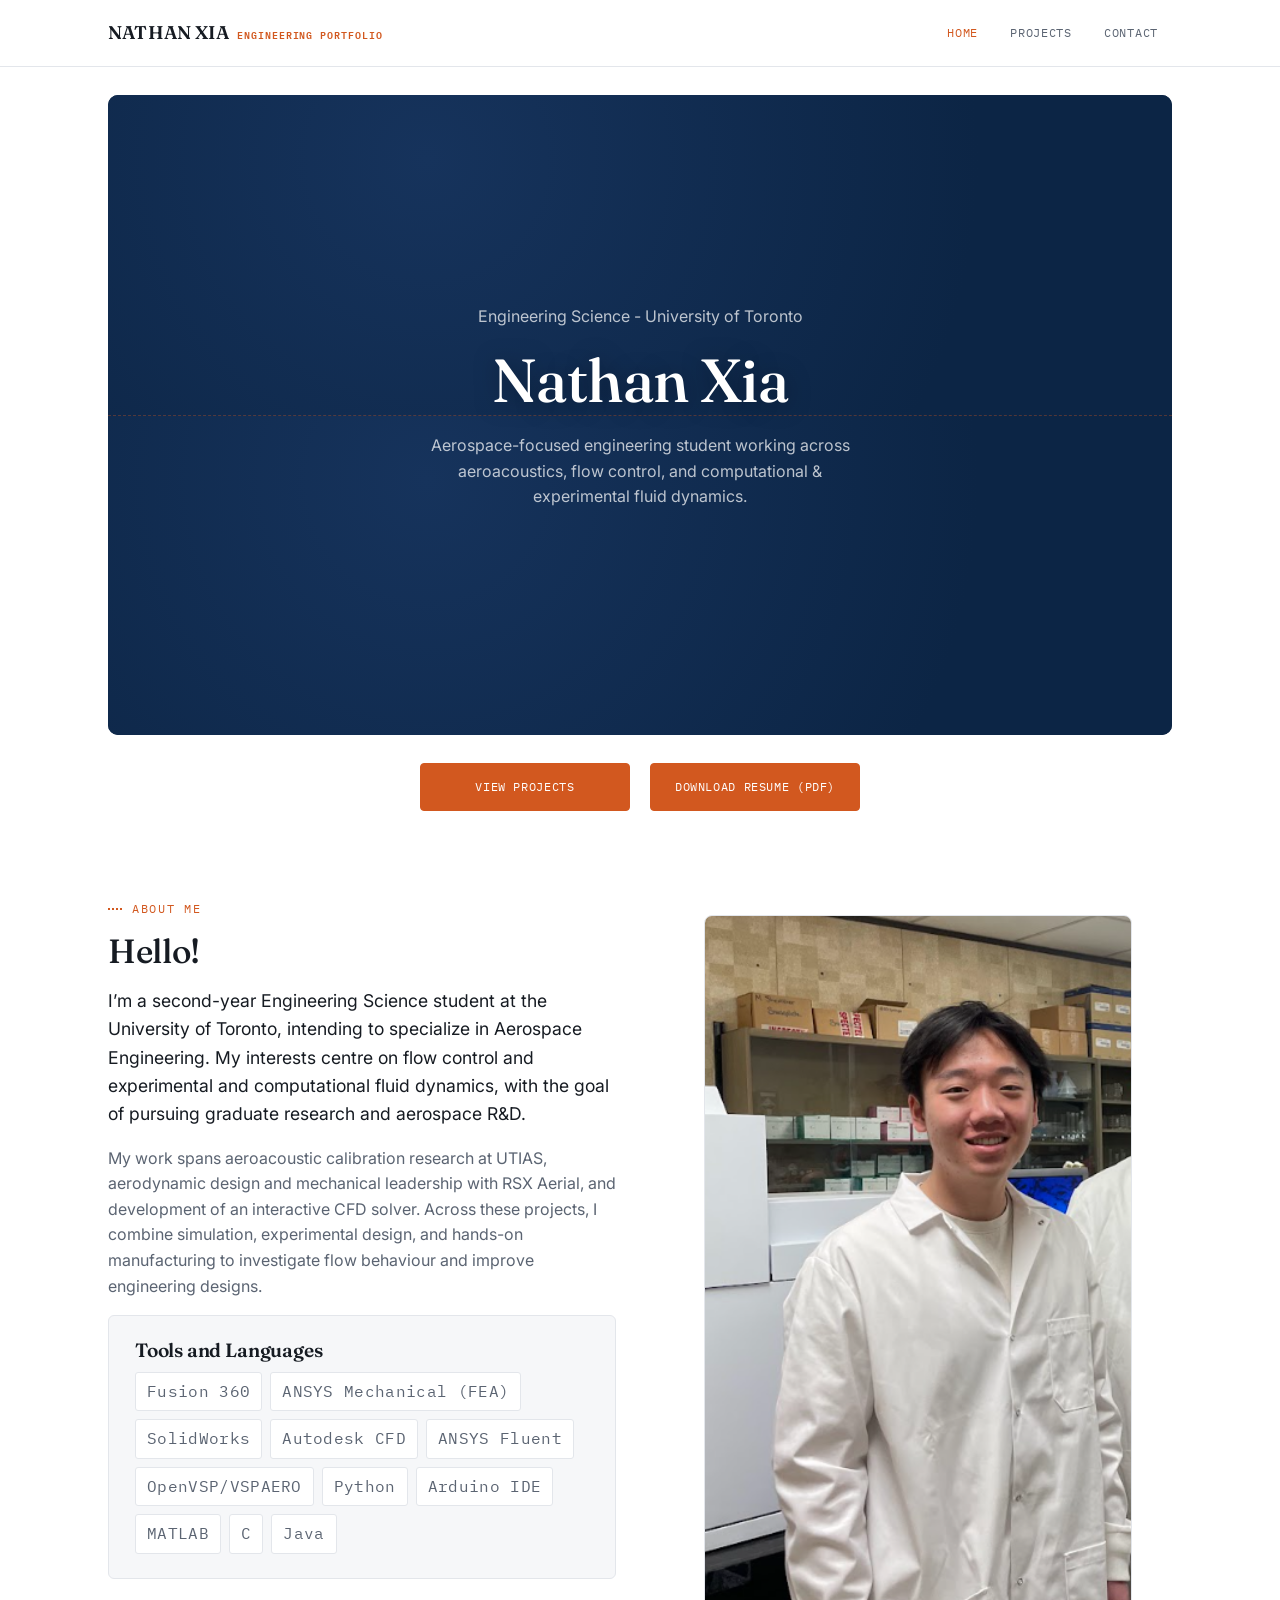
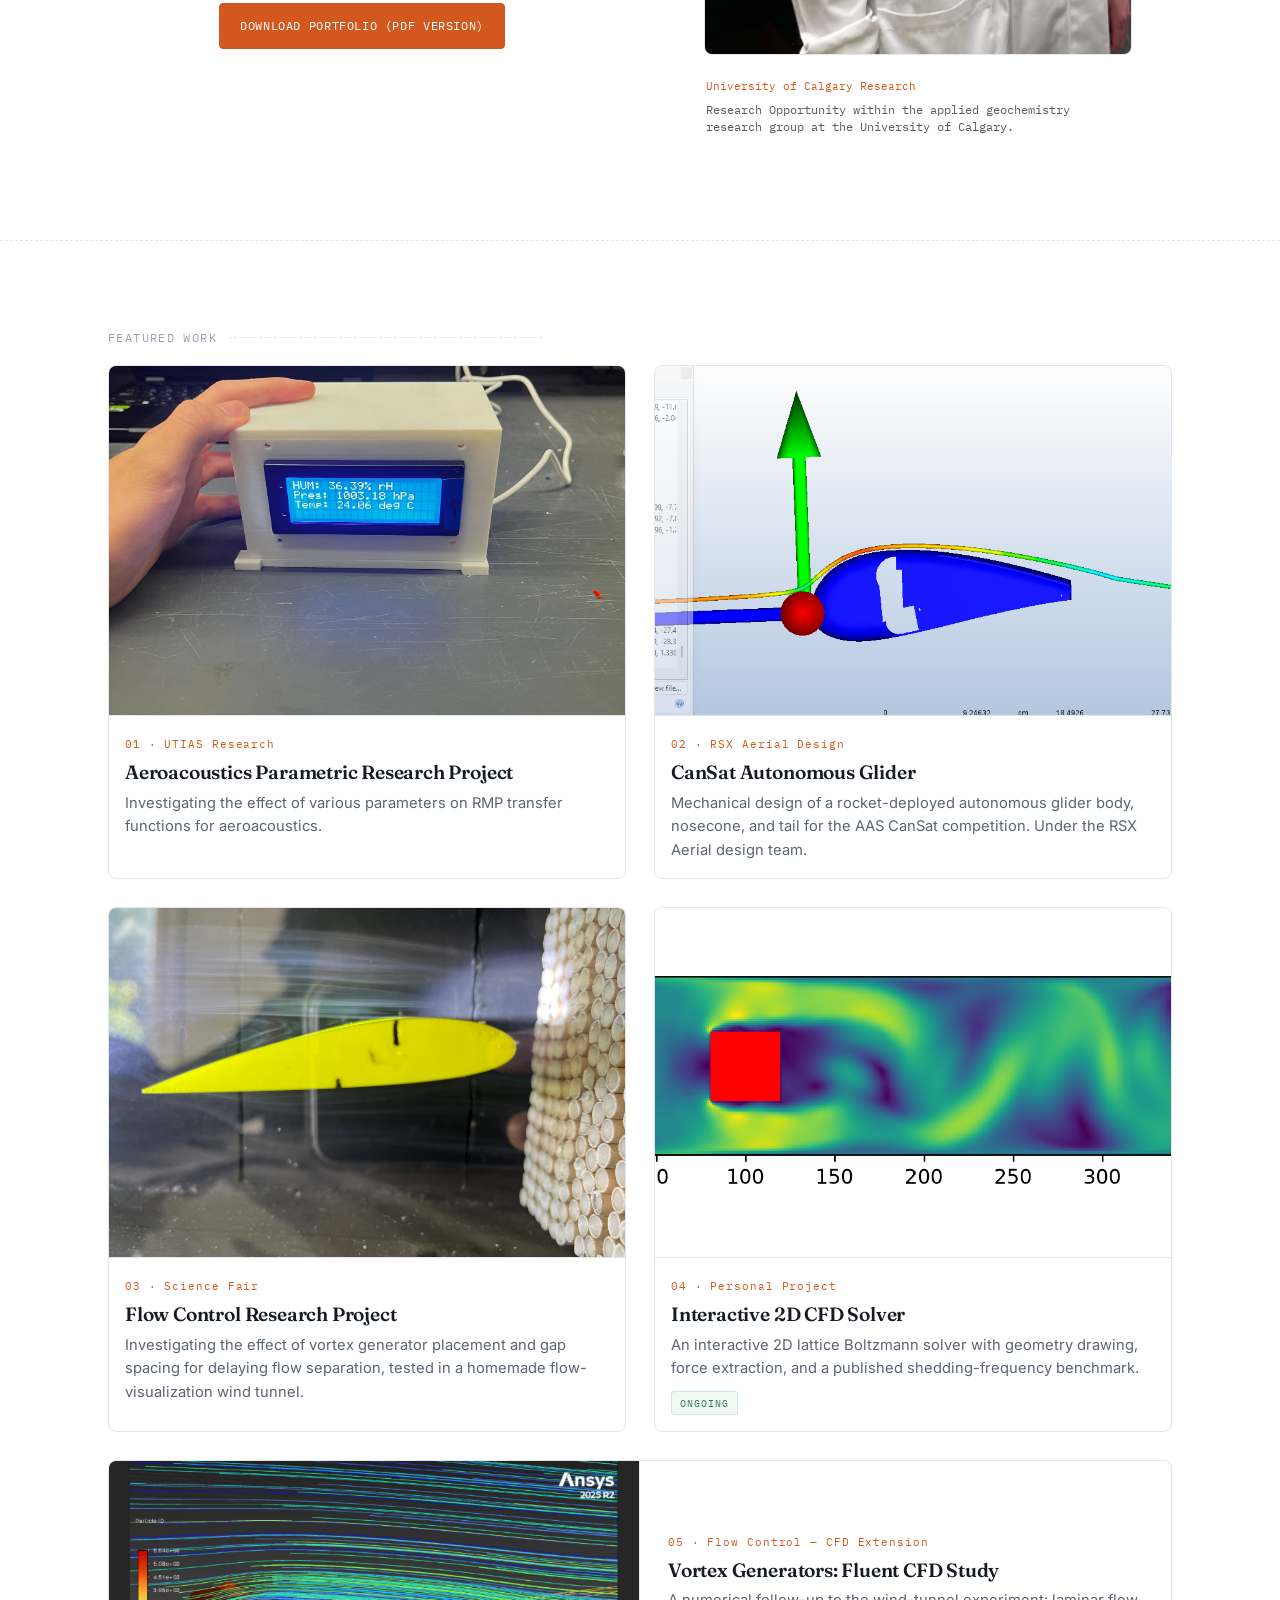
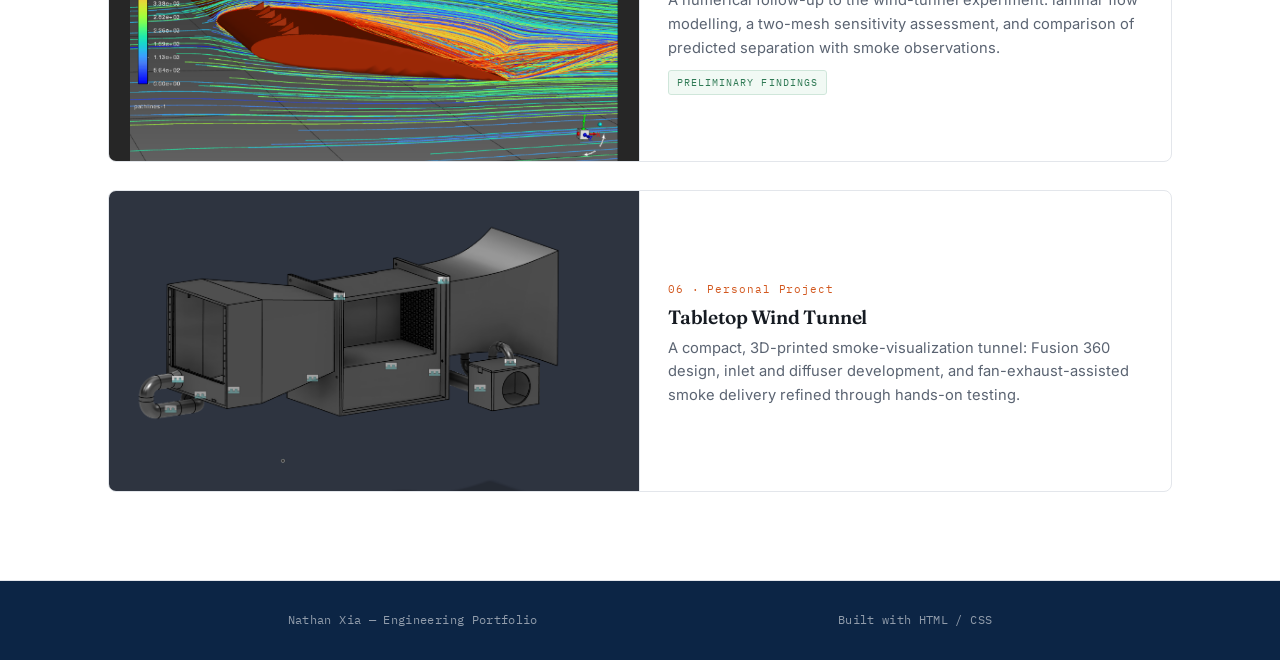
<file: index.html>
<!DOCTYPE html>
<html lang="en">
<head>
  <meta charset="UTF-8">
  <meta name="viewport" content="width=device-width, initial-scale=1.0">
  <title>Nathan Xia — Engineering Portfolio</title>

  <link rel="icon" type="image/x-icon" href="Icon.jpg">
  <link rel="preconnect" href="https://fonts.googleapis.com">
  <link rel="preconnect" href="https://fonts.gstatic.com" crossorigin>
  <link href="https://fonts.googleapis.com/css2?family=Fraunces:opsz,wght@9..144,400;9..144,500;9..144,600&family=Inter:wght@400;500;600&family=IBM+Plex+Mono:wght@400;500&display=swap" rel="stylesheet">
  <link rel="stylesheet" href="styles.css">
<link rel="stylesheet" href="fluent.css">

  <style>
    .home-actions {
      display: flex;
      flex-wrap: wrap;
      justify-content: center;
      align-items: center;
      gap: 20px;
      padding-top: 28px;
    }

    .home-actions .btn {
      display: inline-flex;
      flex: 0 1 auto;
      align-items: center;
      justify-content: center;
      min-width: 210px;
      min-height: 48px;
      padding: 12px 24px;
      text-align: center;
      color: #fff;
      background: var(--accent, #d2581f);
      border: 1px solid var(--accent, #d2581f);
      text-decoration: none;
      transition: background-color 0.2s ease, border-color 0.2s ease;
    }

    .home-actions .btn:hover {
      color: #fff;
      background: #b94a16;
      border-color: #b94a16;
      text-decoration: none;
    }

    .home-actions .btn:focus-visible {
      outline: 3px solid var(--navy, #0c2545);
      outline-offset: 4px;
    }

    @media (max-width: 520px) {
      .home-actions {
        flex-direction: column;
        gap: 14px;
        padding-top: 24px;
      }

      .home-actions .btn {
        flex: 0 1 auto;
        width: 100%;
        max-width: 320px;
        min-width: 0;
      }
    }
  </style>
</head>
  <script data-goatcounter="https://nathanxia123.goatcounter.com/count"
        async src="//gc.zgo.at/count.js"></script>
<body>

<nav class="site-nav">
  <div class="wrap">
    <a class="brand" href="index.html">
      NATHAN XIA <small>Engineering Portfolio</small>
    </a>
    <button class="nav-toggle" id="navToggle" aria-label="Toggle menu">≡</button>
    <ul class="nav-links" id="navLinks">
      <li><a href="index.html" class="active">Home</a></li>
      <li><a href="projects.html">Projects</a></li>
      <li><a href="contact.html">Contact</a></li>
    </ul>
  </div>
</nav>

<!-- Dual Video Screen -->
<header class="hero-frame">
  <div class="hero">
    <div class="hero-pane">
      <video autoplay muted loop playsinline>
        <source src="media/windtunnel.mp4" type="video/mp4">
      </video>
    </div>

    <div class="hero-pane">
      <video autoplay muted loop playsinline style="transform:scaleX(-1);">
        <source src="media/lbm.mp4" type="video/mp4">
      </video>
    </div>

    <div class="hero-overlay">
      <p>Engineering Science - University of Toronto</p>
      <h1>Nathan&nbsp;Xia</h1>
      <p>Aerospace-focused engineering student working across aeroacoustics, flow control, and computational &amp; experimental fluid dynamics.</p>
    </div>
  </div>
</header>

<main>
  <div class="wrap home-actions" role="group" aria-label="Portfolio quick links">
    <a class="btn" href="projects.html">View Projects</a>
    <a class="btn" href="media/Nathan Xia's Resume.pdf" download>
      Download Resume (PDF)
    </a>
  </div>

  <section>
    <div class="wrap about-grid">
      <div>
        <p class="eyebrow">About Me</p>
        <h2>Hello!</h2>

        <p class="lead">
          I’m a second-year Engineering Science student at the University of Toronto, intending to specialize in Aerospace Engineering. My interests centre on flow control and experimental and computational fluid dynamics, with the goal of pursuing graduate research and aerospace R&amp;D.
        </p>

        <p>
          My work spans aeroacoustic calibration research at UTIAS, aerodynamic design and mechanical leadership with RSX Aerial, and development of an interactive CFD solver. Across these projects, I combine simulation, experimental design, and hands-on manufacturing to investigate flow behaviour and improve engineering designs.
        </p>

        <div class="panel">
          <h3 style="margin-top:0;">Tools and Languages</h3>
          <ul class="tag-list">
            <li class="tag">Fusion 360</li>
            <li class="tag">ANSYS Mechanical (FEA)</li>
            <li class="tag">SolidWorks</li>
            <li class="tag">Autodesk CFD</li>
            <li class="tag">ANSYS Fluent</li>
            <li class="tag">OpenVSP/VSPAERO</li>
            <li class="tag">Python</li>
            <li class="tag">Arduino IDE</li>
            <li class="tag">MATLAB</li>
            <li class="tag">C</li>
            <li class="tag">Java</li>
          </ul>
        </div>

        <div class="resume-btn-row">
          <a class="btn" href="media/Nathan Xia's Portfolio.pdf" download>
            Download Portfolio (PDF Version)
          </a>
        </div>
      </div>

      <figure class="about-image">
        <img src="media/home_photo.png" alt="Wind tunnel flow visualization">
        <figcaption class="about-caption">
          <span class="about-cap-file">University of Calgary Research</span>
          Research Opportunity within the applied geochemistry research group at the University of Calgary.
          <br>
        </figcaption>
      </figure>
    </div>
  </section>

  <div class="divider"></div>

  <section>
    <div class="wrap">
      <p class="section-label">Featured Work</p>

      <div class="proj-grid">
        <a class="proj-card" href="project-1.html">
          <div class="thumb">
            <img src="media/Utiascover.jpeg" alt="UTIAS Sensors">
          </div>
          <div class="body">
            <span class="index">01 · UTIAS Research</span>
            <h3>Aeroacoustics Parametric Research Project</h3>
            <p>Investigating the effect of various parameters on RMP transfer functions for aeroacoustics.</p>
          </div>
        </a>

        <a class="proj-card" href="project-2.html">
          <div class="thumb">
            <img src="media/RSXcover.png" alt="Glider CFD">
          </div>
          <div class="body">
            <span class="index">02 · RSX Aerial Design</span>
            <h3>CanSat Autonomous Glider</h3>
            <p>Mechanical design of a rocket-deployed autonomous glider body, nosecone, and tail for the AAS CanSat competition. Under the RSX Aerial design team.</p>
          </div>
        </a>

        <a class="proj-card" href="project-3.html">
          <div class="thumb">
            <img src="media/VGcover.jpeg" alt="Flow">
          </div>
          <div class="body">
            <span class="index">03 · Science Fair</span>
            <h3>Flow Control Research Project</h3>
            <p>Investigating the effect of vortex generator placement and gap spacing for delaying flow separation, tested in a homemade flow-visualization wind tunnel.</p>
          </div>
        </a>

        <a class="proj-card" href="project-4.html">
          <div class="thumb">
            <img src="media/LBMcover.png" alt="Square LBM">
          </div>
          <div class="body">
            <span class="index">04 · Personal Project</span>
            <h3>Interactive 2D CFD Solver</h3>
            <p>An interactive 2D lattice Boltzmann solver with geometry drawing, force extraction, and a published shedding-frequency benchmark.</p>
            <span class="status">Ongoing</span>
          </div>
        </a>
        <a class="proj-card cfd-card" href="project-5.html">
          <div class="thumb"><img src="media/projects/vg-pathlines-side.png" alt="Fluent pathlines around a NACA 2412 wing with vortex generators" loading="lazy"></div>
          <div class="body">
            <span class="index">05 · Flow Control — CFD Extension</span>
            <h3>Vortex Generators: Fluent CFD Study</h3>
            <p>A numerical follow-up to the wind-tunnel experiment: laminar flow modelling, a two-mesh sensitivity assessment, and comparison of predicted separation with smoke observations.</p>
            <span class="status">Preliminary Findings</span>
          </div>
        </a>
        <a class="proj-card cfd-card" href="project-6.html">
          <div class="thumb"><img src="media/projects/tabletop-tunnel-assembly.png" alt="CAD assembly of the tabletop wind tunnel and smoke-delivery system" loading="lazy" style="object-fit:cover;"></div>
          <div class="body">
            <span class="index">06 · Personal Project</span>
            <h3>Tabletop Wind Tunnel</h3>
            <p>A compact, 3D-printed smoke-visualization tunnel: Fusion 360 design, inlet and diffuser development, and fan-exhaust-assisted smoke delivery refined through hands-on testing.</p>
          </div>
        </a>


      </div>
    </div>
  </section>
</main>

<footer class="site-footer">
  <div class="footer-inner">
    <span>Nathan Xia — Engineering Portfolio</span>
    <span>Built with HTML / CSS</span>
  </div>
</footer>

<script>
  document.getElementById('navToggle')?.addEventListener('click', function () {
    document.getElementById('navLinks').classList.toggle('open');
  });
</script>

</body>
</html>
</file>
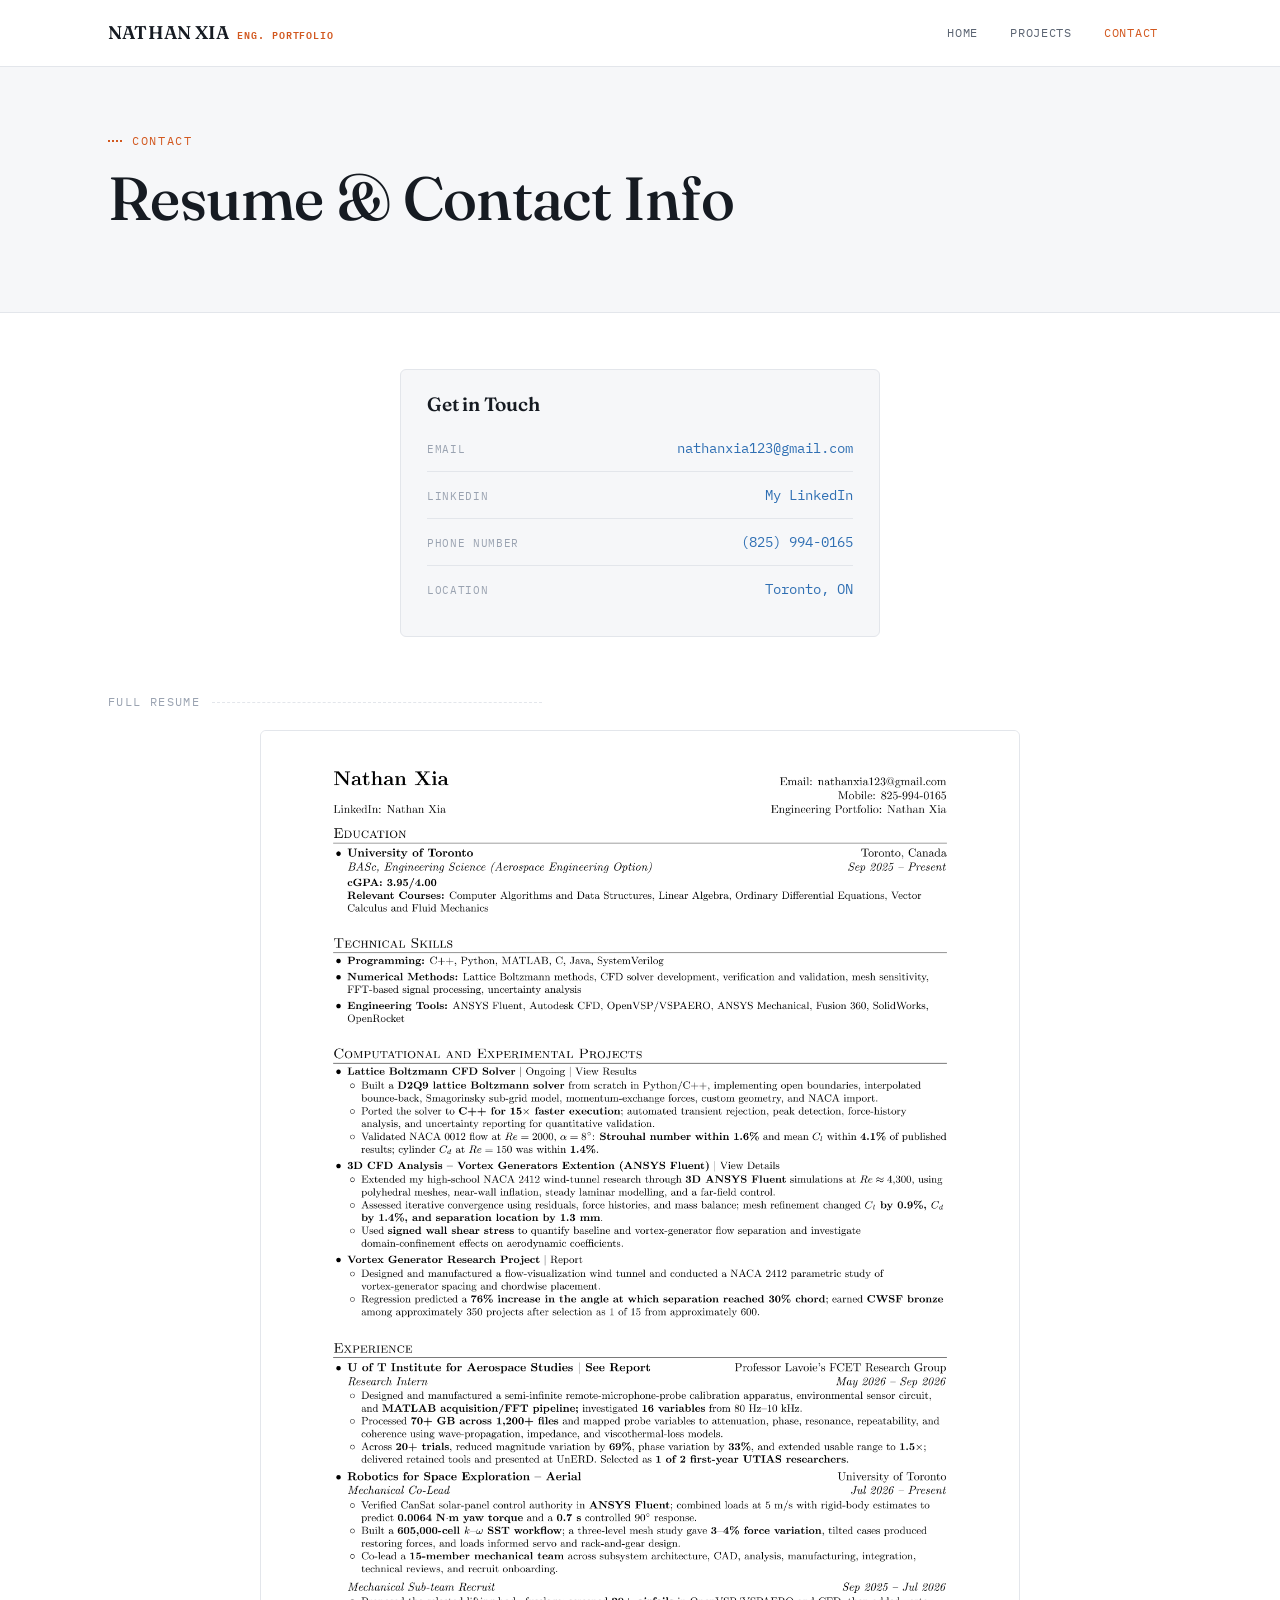
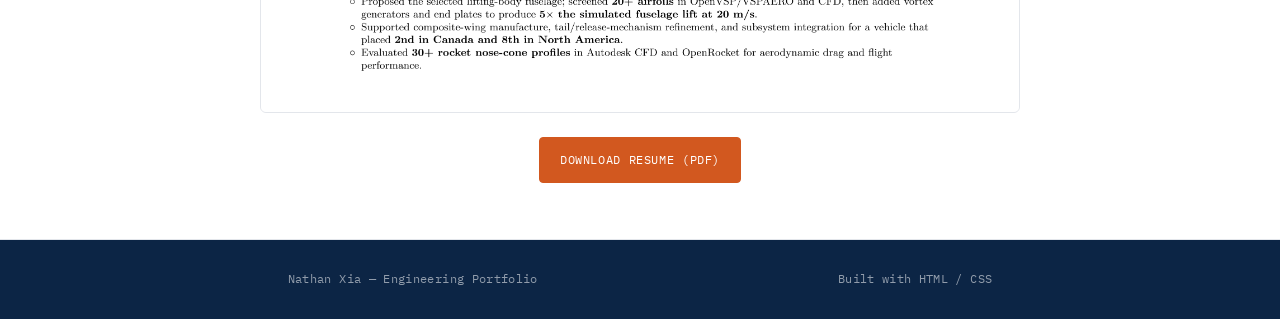
<file: contact.html>
<!DOCTYPE html>
<html lang="en">
<head>
<meta charset="UTF-8">
<meta name="viewport" content="width=device-width, initial-scale=1.0">
<title>Contact — Nathan Xia</title>
<link rel="preconnect" href="https://fonts.googleapis.com">
  <link rel="icon" type="image/x-icon" href="Icon.jpg">
<link rel="preconnect" href="https://fonts.gstatic.com" crossorigin>
<link href="https://fonts.googleapis.com/css2?family=Fraunces:opsz,wght@9..144,400;9..144,500;9..144,600&family=Inter:wght@400;500;600&family=IBM+Plex+Mono:wght@400;500&display=swap" rel="stylesheet">
<link rel="stylesheet" href="styles.css">
</head>
  <script data-goatcounter="https://nathanxia123.goatcounter.com/count"
        async src="//gc.zgo.at/count.js"></script>
<body>

<nav class="site-nav">
  <div class="wrap">
    <a class="brand" href="index.html">NATHAN XIA <small>Eng. Portfolio</small></a>
    <button class="nav-toggle" id="navToggle" aria-label="Toggle menu">≡</button>
    <ul class="nav-links" id="navLinks">
      <li><a href="index.html">Home</a></li>
      <li><a href="projects.html">Projects</a></li>
      <li><a href="contact.html" class="active">Contact</a></li>
    </ul>
  </div>
</nav>

<header class="proj-header">
  <div class="wrap" style="padding:64px 28px 48px;">
    <p class="eyebrow">Contact</p>
    <h1>Resume &amp; Contact Info</h1>
  </div>
</header>

<main>
  <section class="tight">
    <div class="wrap">
      <div class="panel contact-solo">
        <h3 style="margin-top:0;">Get in Touch</h3>
        <div class="contact-field">
          <span class="k">Email</span>
          <span class="v">nathanxia123@gmail.com</span>
        </div>
        <div class="contact-field">
          <span class="k">LinkedIn</span>
          <span class="v"><a href="https://www.linkedin.com/in/nathan-xia-985181336/">My LinkedIn</a></span>
        </div>
        <div class="contact-field">
          <span class="k">Phone Number</span>
          <span class="v">(825) 994-0165</span>
        </div>
        <div class="contact-field" style="border-bottom:none;">
          <span class="k">Location</span>
          <span class="v">Toronto, ON</span>
        </div>
      </div>
    </div>
  </section>

 <section class="tight" style="padding-top:0;">
    <div class="wrap">
      <p class="section-label">Full Resume</p>
      <figure class="resume-preview">
        <div class="frame">
           <img src="media/Nathan Xia's Resume.png" alt="None">
        </div>
      </figure>
     <div class="resume-btn-row">
      <a class="btn" href="media/Nathan Xia's Resume.pdf" download>
        Download Resume (PDF)
      </a>
    </div>
    </div>
  </section>
</main>
   
<footer class="site-footer">
  <div class="footer-inner">
    <span>Nathan Xia — Engineering Portfolio</span>
    <span>Built with HTML / CSS</span>
  </div>
</footer>
<script>
  document.getElementById('navToggle')?.addEventListener('click', function(){
    document.getElementById('navLinks').classList.toggle('open');
  });
</script>
</body>
</html>
</file>
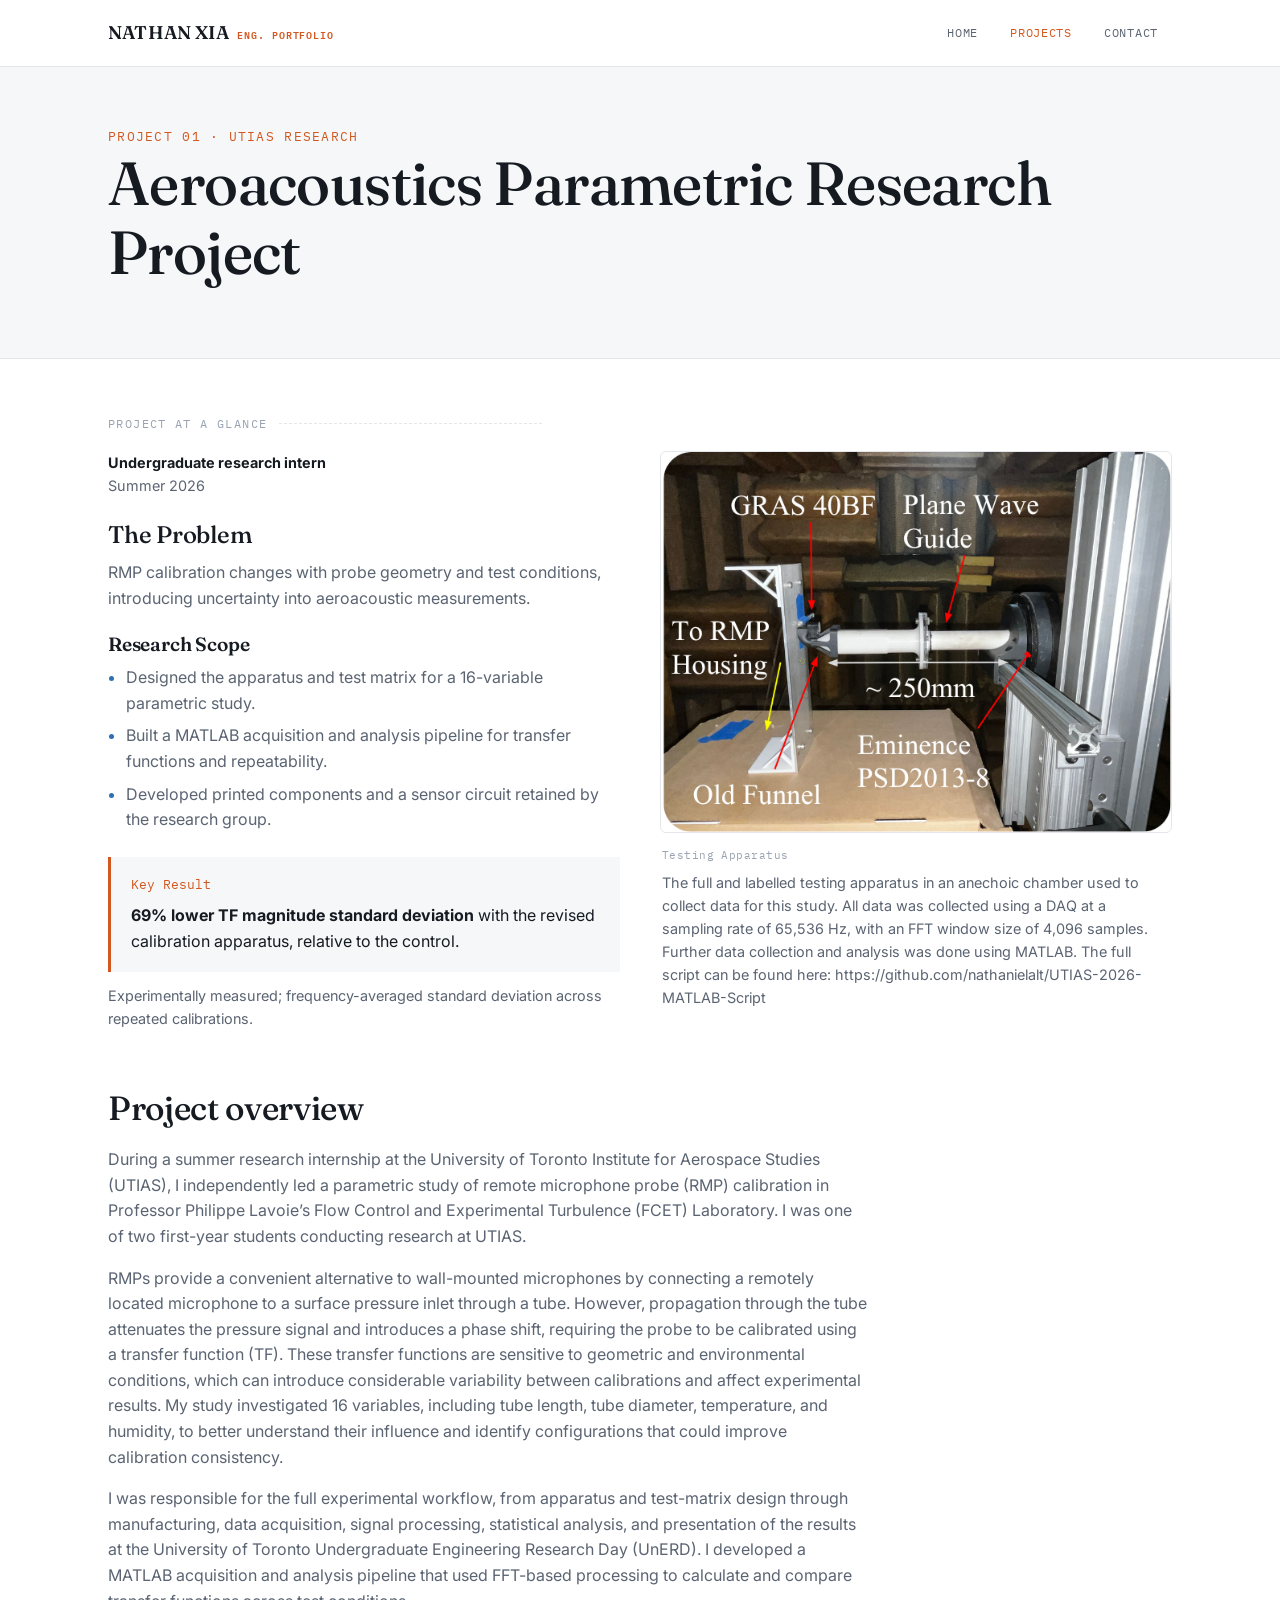
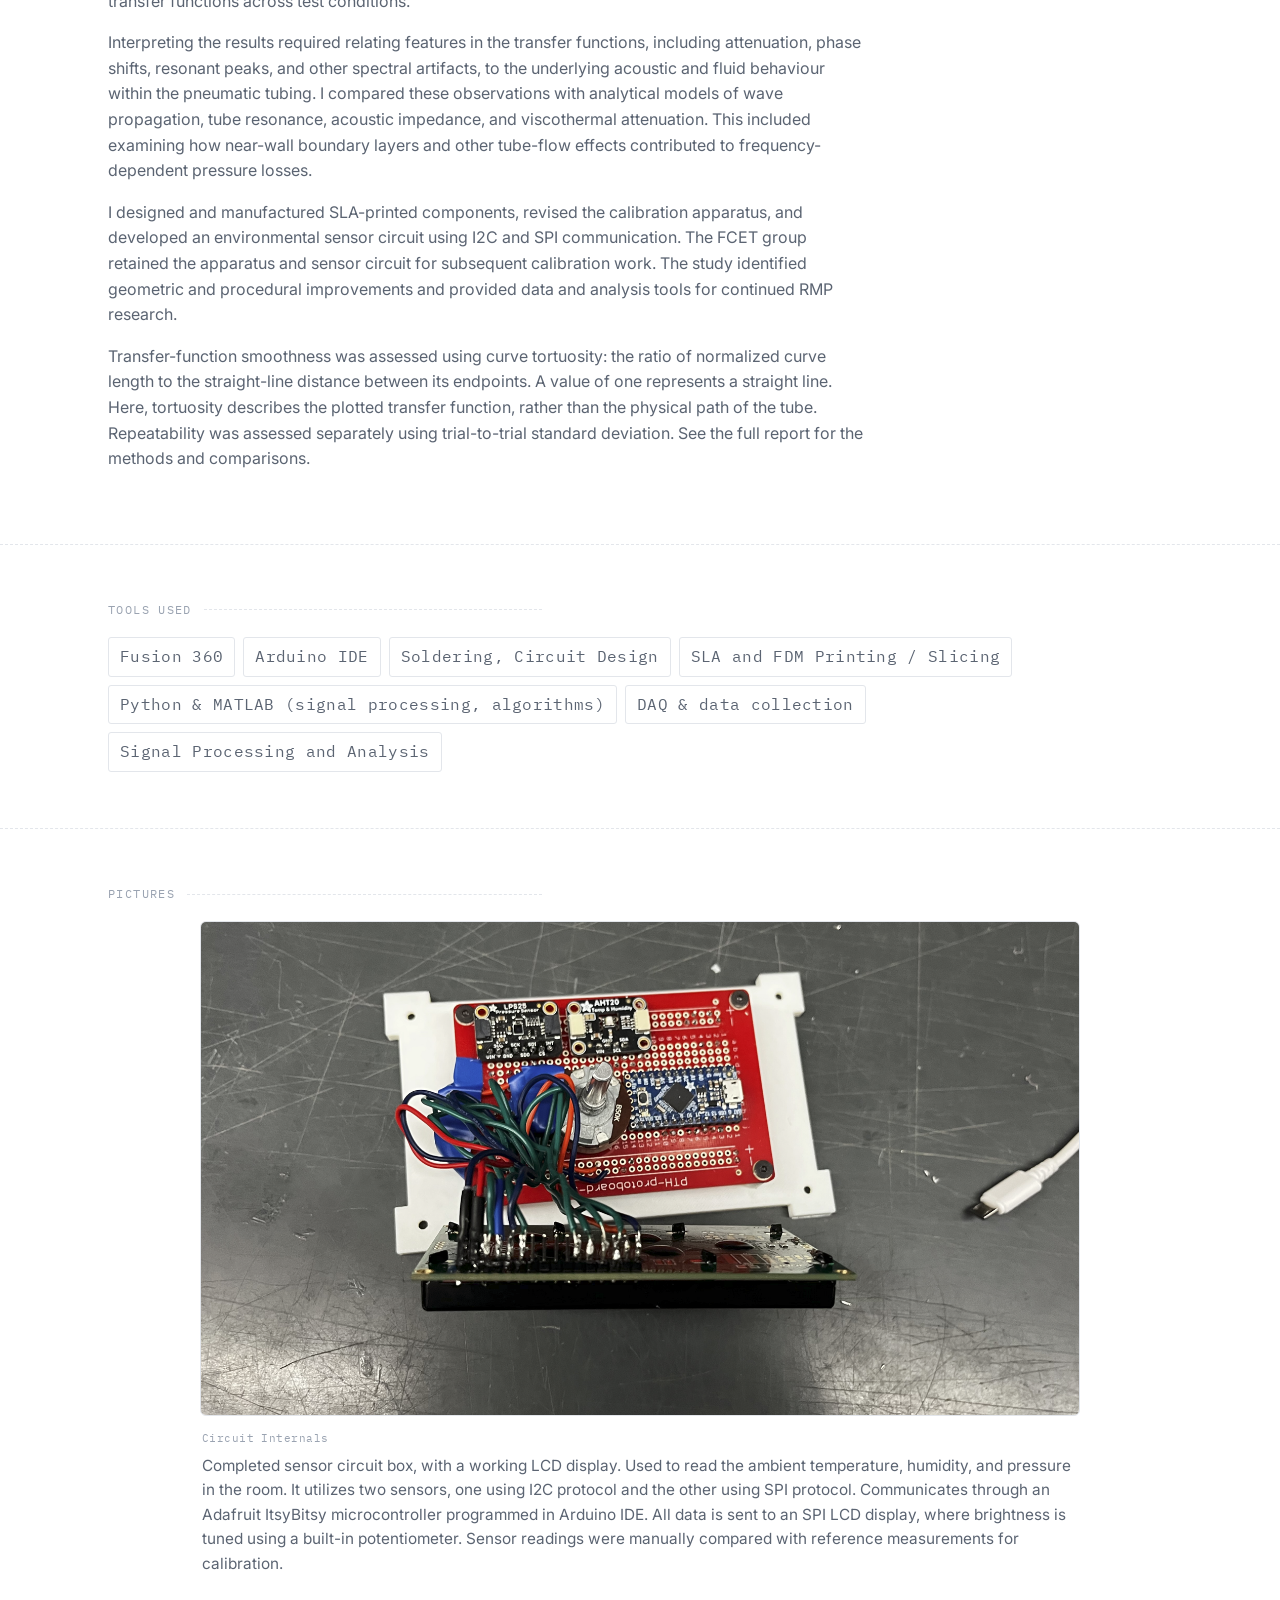
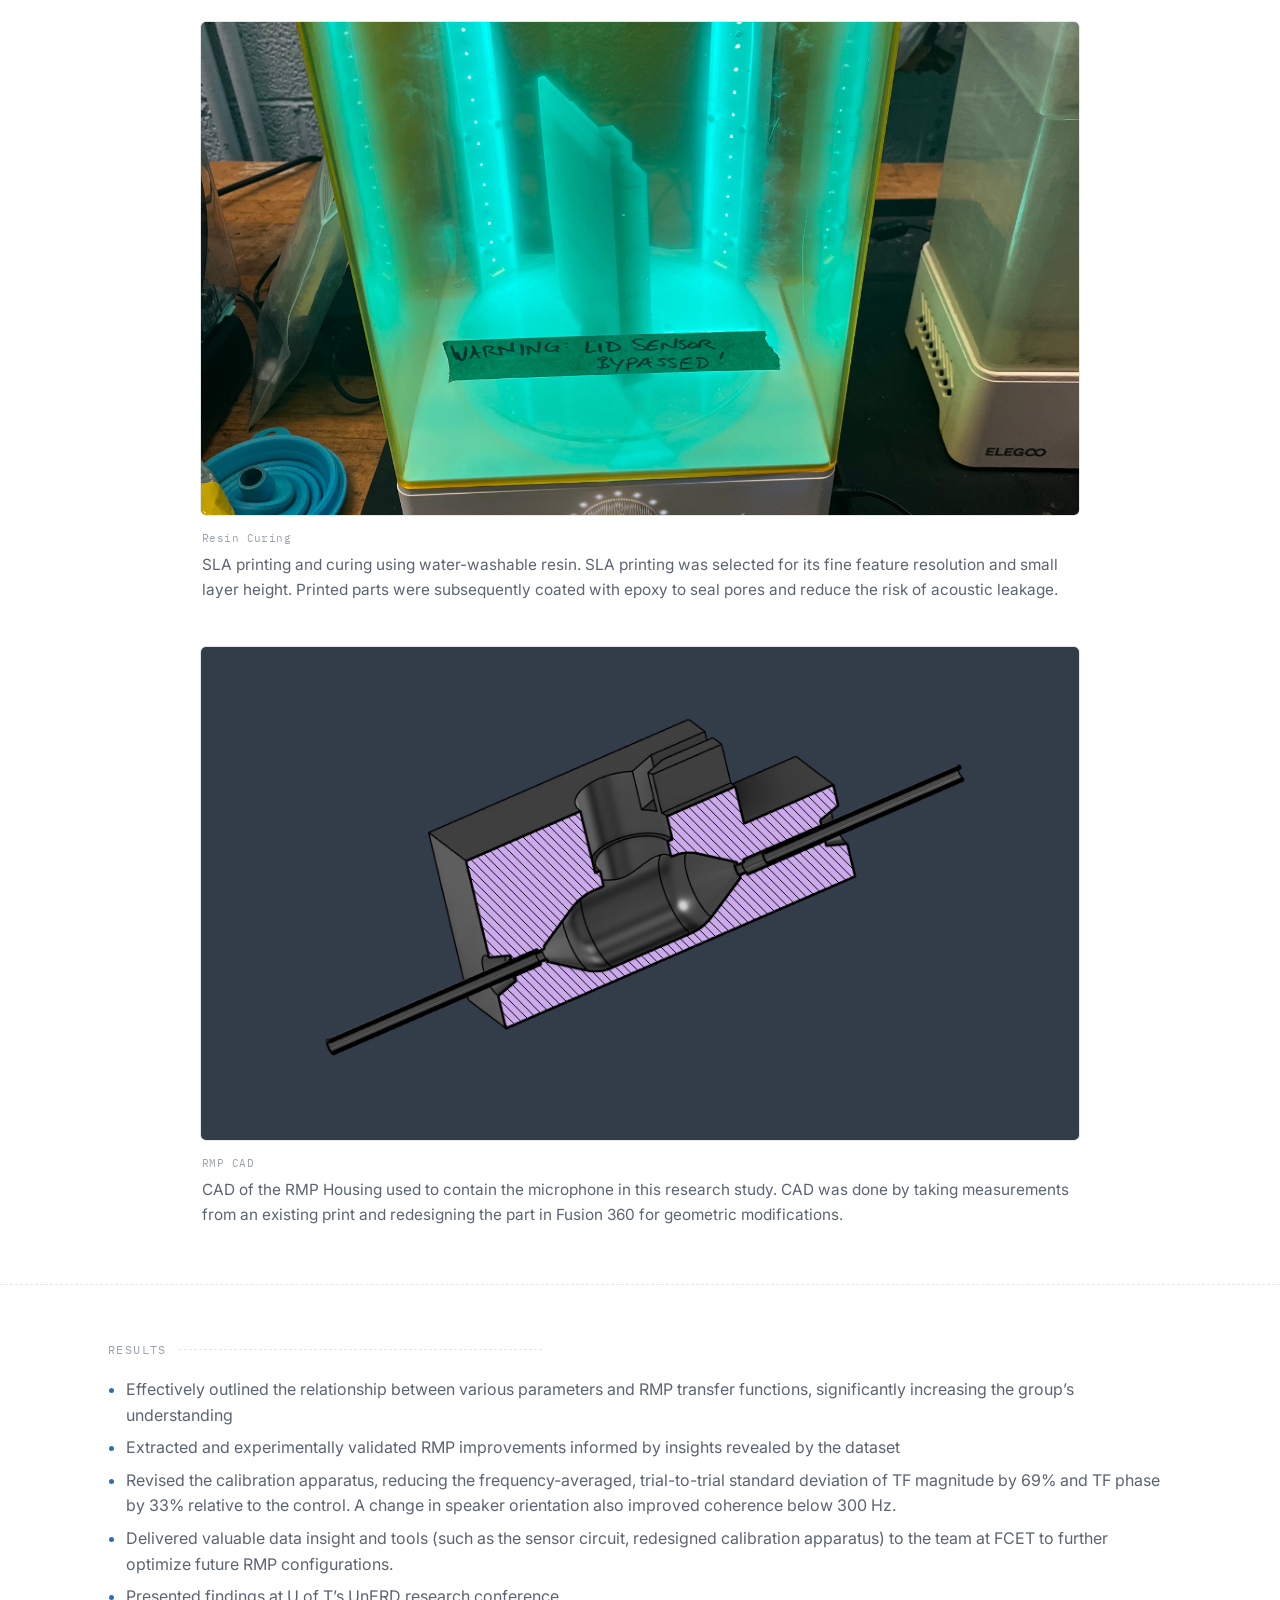
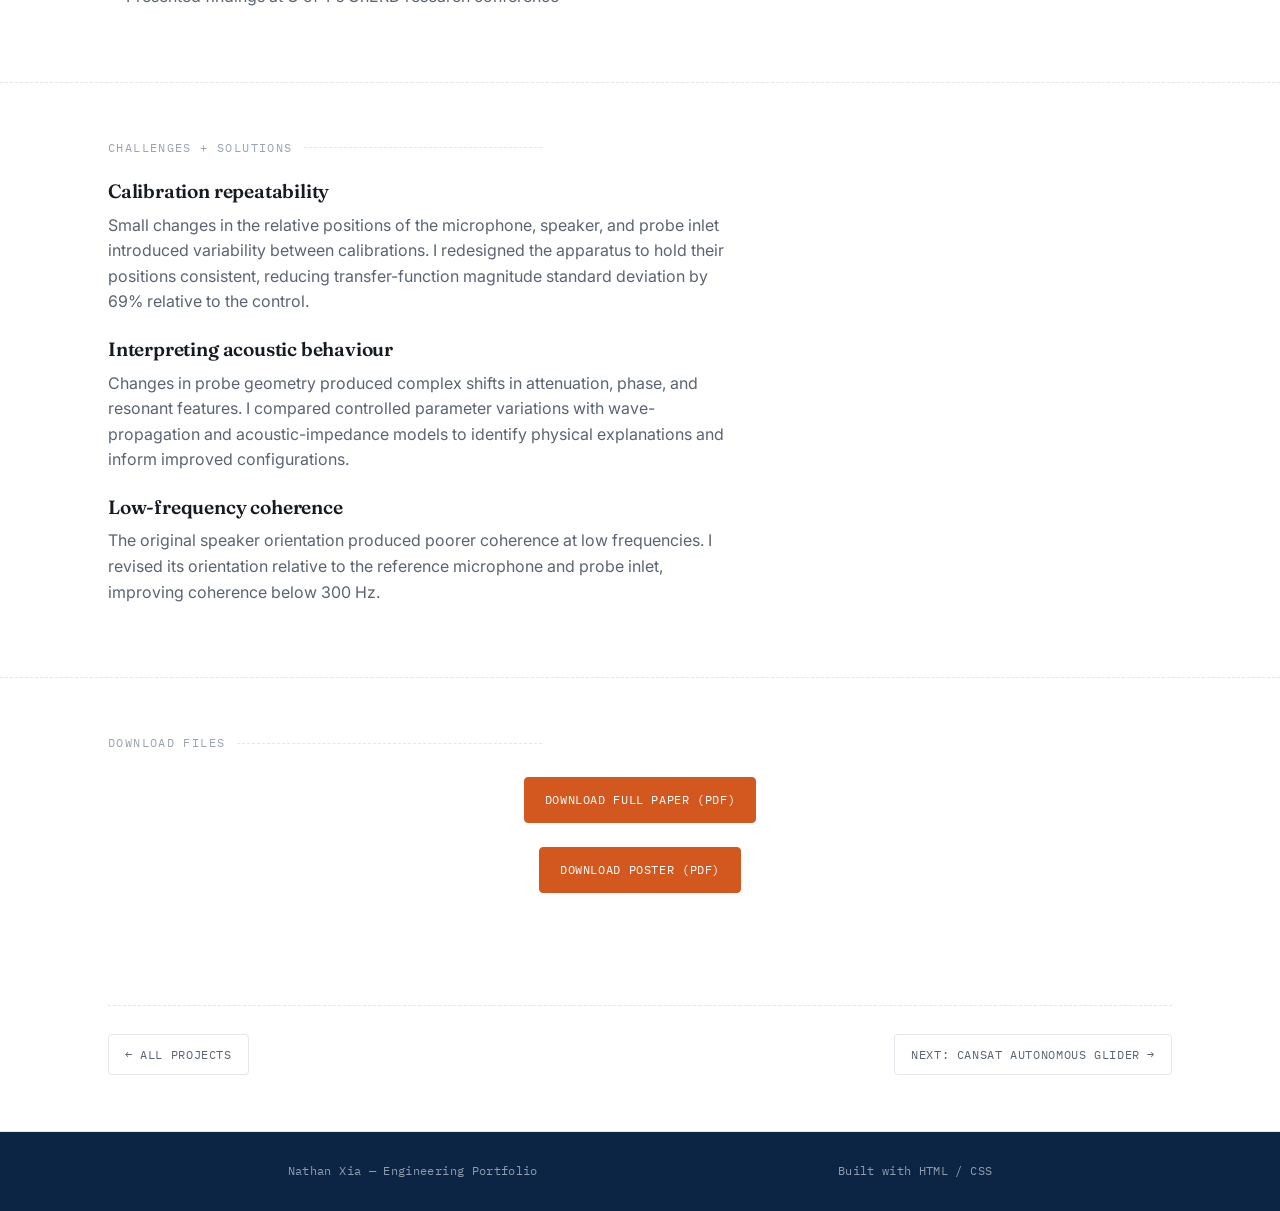
<file: project-1.html>
<!DOCTYPE html>
<html lang="en">
<head>
<meta charset="UTF-8">
<meta name="viewport" content="width=device-width, initial-scale=1.0">
<title>Aeroacoustics Parametric Research Project — Nathan Xia</title>
<link rel="preconnect" href="https://fonts.googleapis.com">
  <link rel="icon" type="image/x-icon" href="Icon.jpg">
<link rel="preconnect" href="https://fonts.gstatic.com" crossorigin>
<link href="https://fonts.googleapis.com/css2?family=Fraunces:opsz,wght@9..144,400;9..144,500;9..144,600&family=Inter:wght@400;500;600&family=IBM+Plex+Mono:wght@400;500&display=swap" rel="stylesheet">
<link rel="stylesheet" href="styles.css">
</head>
  <script data-goatcounter="https://nathanxia123.goatcounter.com/count"
        async src="//gc.zgo.at/count.js"></script>
<body>

<nav class="site-nav">
  <div class="wrap">
    <a class="brand" href="index.html">NATHAN XIA <small>Eng. Portfolio</small></a>
    <button class="nav-toggle" id="navToggle" aria-label="Toggle menu">≡</button>
    <ul class="nav-links" id="navLinks">
      <li><a href="index.html">Home</a></li>
      <li><a href="projects.html" class="active">Projects</a></li>
      <li><a href="contact.html">Contact</a></li>
    </ul>
  </div>
</nav>

<header class="proj-header">
  <div class="wrap" style="padding:56px 28px 40px;">
    <span class="index-tag">Project 01 · UTIAS Research</span>
    <h1>Aeroacoustics Parametric Research Project</h1>
  </div>
</header>

<main>
  <section class="tight">
    <div class="wrap">
      <p class="section-label">Project at a glance</p>
<div class="project-intro">
<div class="project-brief"><p class="project-meta"><strong>Undergraduate research intern</strong><br>Summer 2026</p>
<h2>The Problem</h2><p>RMP calibration changes with probe geometry and test conditions, introducing uncertainty into aeroacoustic measurements.</p><h3>Research Scope</h3><ul class="std-list"><li>Designed the apparatus and test matrix for a 16-variable parametric study.</li><li>Built a MATLAB acquisition and analysis pipeline for transfer functions and repeatability.</li><li>Developed printed components and a sensor circuit retained by the research group.</li></ul><div class="project-result"><span class="result-label">Key Result</span><p><strong>69% lower TF magnitude standard deviation</strong> with the revised calibration apparatus, relative to the control.</p></div><p class="project-note">Experimentally measured; frequency-averaged standard deviation across repeated calibrations.</p></div>
<figure class="shot project-lead-image">
          <div class="frame">
            <img src="media/projects/apparatus.png" alt="None">
          </div>
          <figcaption>
            <span class="cap-file">Testing Apparatus</span>
            The full and labelled testing apparatus in an anechoic chamber used to collect data for this study. All data was collected using a DAQ at a sampling rate of 65,536 Hz, with an FFT window size of 4,096 samples. Further data collection and analysis was done using MATLAB. The full script can be found here: https://github.com/nathanielalt/UTIAS-2026-MATLAB-Script
          </figcaption>
        </figure>
</div>
<div class="project-details"><h2>Project overview</h2>
<p>During a summer research internship at the University of Toronto Institute for Aerospace Studies (UTIAS), I independently led a parametric study of remote microphone probe (RMP) calibration in Professor Philippe Lavoie’s Flow Control and Experimental Turbulence (FCET) Laboratory. I was one of two first-year students conducting research at UTIAS.</p>
<p>RMPs provide a convenient alternative to wall-mounted microphones by connecting a remotely located microphone to a surface pressure inlet through a tube. However, propagation through the tube attenuates the pressure signal and introduces a phase shift, requiring the probe to be calibrated using a transfer function (TF). These transfer functions are sensitive to geometric and environmental conditions, which can introduce considerable variability between calibrations and affect experimental results. My study investigated 16 variables, including tube length, tube diameter, temperature, and humidity, to better understand their influence and identify configurations that could improve calibration consistency.</p>
<p>I was responsible for the full experimental workflow, from apparatus and test-matrix design through manufacturing, data acquisition, signal processing, statistical analysis, and presentation of the results at the University of Toronto Undergraduate Engineering Research Day (UnERD). I developed a MATLAB acquisition and analysis pipeline that used FFT-based processing to calculate and compare transfer functions across test conditions.</p>
<p>Interpreting the results required relating features in the transfer functions, including attenuation, phase shifts, resonant peaks, and other spectral artifacts, to the underlying acoustic and fluid behaviour within the pneumatic tubing. I compared these observations with analytical models of wave propagation, tube resonance, acoustic impedance, and viscothermal attenuation. This included examining how near-wall boundary layers and other tube-flow effects contributed to frequency-dependent pressure losses.</p>
<p>I designed and manufactured SLA-printed components, revised the calibration apparatus, and developed an environmental sensor circuit using I2C and SPI communication. The FCET group retained the apparatus and sensor circuit for subsequent calibration work. The study identified geometric and procedural improvements and provided data and analysis tools for continued RMP research.</p>
<p>Transfer-function smoothness was assessed using curve tortuosity: the ratio of normalized curve length to the straight-line distance between its endpoints. A value of one represents a straight line. Here, tortuosity describes the plotted transfer function, rather than the physical path of the tube. Repeatability was assessed separately using trial-to-trial standard deviation. See the full report for the methods and comparisons.</p>
</div>
    </div>
  </section>

  <div class="divider"></div>

  <section class="tight">
    <div class="wrap">
      <p class="section-label">Tools Used</p>
      <ul class="tag-list">
        <li class="tag">Fusion 360</li>
        <li class="tag">Arduino IDE</li>
        <li class="tag">Soldering, Circuit Design</li>
        <li class="tag">SLA and FDM Printing / Slicing</li>
        <li class="tag">Python &amp; MATLAB (signal processing, algorithms)</li>
        <li class="tag">DAQ &amp; data collection</li>
        <li class="tag">Signal Processing and Analysis</li>
      </ul>
    </div>
  </section>

  <div class="divider"></div>

  <section class="tight">
    <div class="wrap">
      <p class="section-label">Pictures</p>
      <div class="gallery">

        <figure class="shot shot--large">
          <div class="frame">
            <img src="media/projects/internals.png" alt="None">
          </div>
          <figcaption>
            <span class="cap-file">Circuit Internals</span>
            Completed sensor circuit box, with a working LCD display. Used to read the ambient temperature, humidity, and pressure in the room. 
            It utilizes two sensors, one using I2C protocol and the other using SPI protocol. Communicates through an Adafruit ItsyBitsy microcontroller programmed in Arduino IDE. All data is sent to an SPI LCD display, where brightness is tuned using a built-in potentiometer. Sensor readings were manually compared with reference measurements for calibration.
          </figcaption>
        </figure>

        <figure class="shot shot--large">
          <div class="frame">
            <img src="media/projects/resin.jpeg" alt="None">
          </div>
          <figcaption>
            <span class="cap-file">Resin Curing</span>
            SLA printing and curing using water-washable resin. SLA printing was selected for its fine feature resolution and small layer height. 
            Printed parts were subsequently coated with epoxy to seal pores and reduce the risk of acoustic leakage.
          </figcaption>
        </figure>

      
        <figure class="shot shot--large">
          <div class="frame"><img src="media/projects/rmpCAD.png" alt="CAD cross-section of the RMP housing"></div>
           <figcaption>
            <span class="cap-file">RMP CAD</span>
           CAD of the RMP Housing used to contain the microphone in this research study. CAD was done by taking measurements from an existing print and redesigning the part in Fusion 360 for geometric modifications. 
          </figcaption>
        </figure>
      </div>

    </div>
  </section>

  <div class="divider"></div>

  <section class="tight">
    <div class="wrap">
      <p class="section-label">Results</p>
      <ul class="std-list">
        <li>Effectively outlined the relationship between various parameters and RMP transfer functions, significantly increasing the group’s understanding</li>
        <li>Extracted and experimentally validated RMP improvements informed by insights revealed by the dataset</li>
        <li>Revised the calibration apparatus, reducing the frequency-averaged, trial-to-trial standard deviation of TF magnitude by 69% and TF phase by 33% relative to the control. A change in speaker orientation also improved coherence below 300 Hz.</li>
        <li>Delivered valuable data insight and tools (such as the sensor circuit, redesigned calibration apparatus) to the team at FCET to further optimize future RMP configurations.</li>
        <li>Presented findings at U of T’s UnERD research conference</li>
      </ul>
    </div>
  </section>

  <div class="divider"></div>

  <section class="tight">
    <div class="wrap">
      <p class="section-label">Challenges + Solutions</p>
      <h3 style="margin-top: 1.5rem;">Calibration repeatability</h3>
      <p>Small changes in the relative positions of the microphone, speaker, and probe inlet introduced variability between calibrations. I redesigned the apparatus to hold their positions consistent, reducing transfer-function magnitude standard deviation by 69% relative to the control.</p>
      <h3 style="margin-top: 1.5rem;">Interpreting acoustic behaviour</h3>
      <p>Changes in probe geometry produced complex shifts in attenuation, phase, and resonant features. I compared controlled parameter variations with wave-propagation and acoustic-impedance models to identify physical explanations and inform improved configurations.</p>
      <h3 style="margin-top: 1.5rem;">Low-frequency coherence</h3>
      <p>The original speaker orientation produced poorer coherence at low frequencies. I revised its orientation relative to the reference microphone and probe inlet, improving coherence below 300 Hz.</p>
    </div>
  </section>

  <div class="divider"></div>
  <section class="tight">
  <div class="wrap">
  <p class="section-label">Download Files</p>
  <div class="resume-btn-row">
      <a class="btn" href="media/UTIAS_2026_Paper Final.pdf" download>
        Download Full Paper (PDF)
      </a>
    </div>
      <div class="resume-btn-row">
      <a class="btn" href="media/UnERD Poster Final.pdf" download>
        Download Poster (PDF)
      </a>
    </div>
   </div>
  </section>

  
  <section class="tight">
    <div class="wrap">
      <div class="proj-pagination">
        <a class="page-link" href="projects.html">← All Projects</a>
        <a class="page-link next" href="project-2.html">Next: CanSat Autonomous Glider →</a>
      </div>
    </div>
  </section>
</main>

<footer class="site-footer">
  <div class="footer-inner">
    <span>Nathan Xia — Engineering Portfolio</span>
    <span>Built with HTML / CSS</span>
  </div>
</footer>
<script>
  document.getElementById('navToggle')?.addEventListener('click', function(){
    document.getElementById('navLinks').classList.toggle('open');
  });
</script>
</body>
</html>
</file>
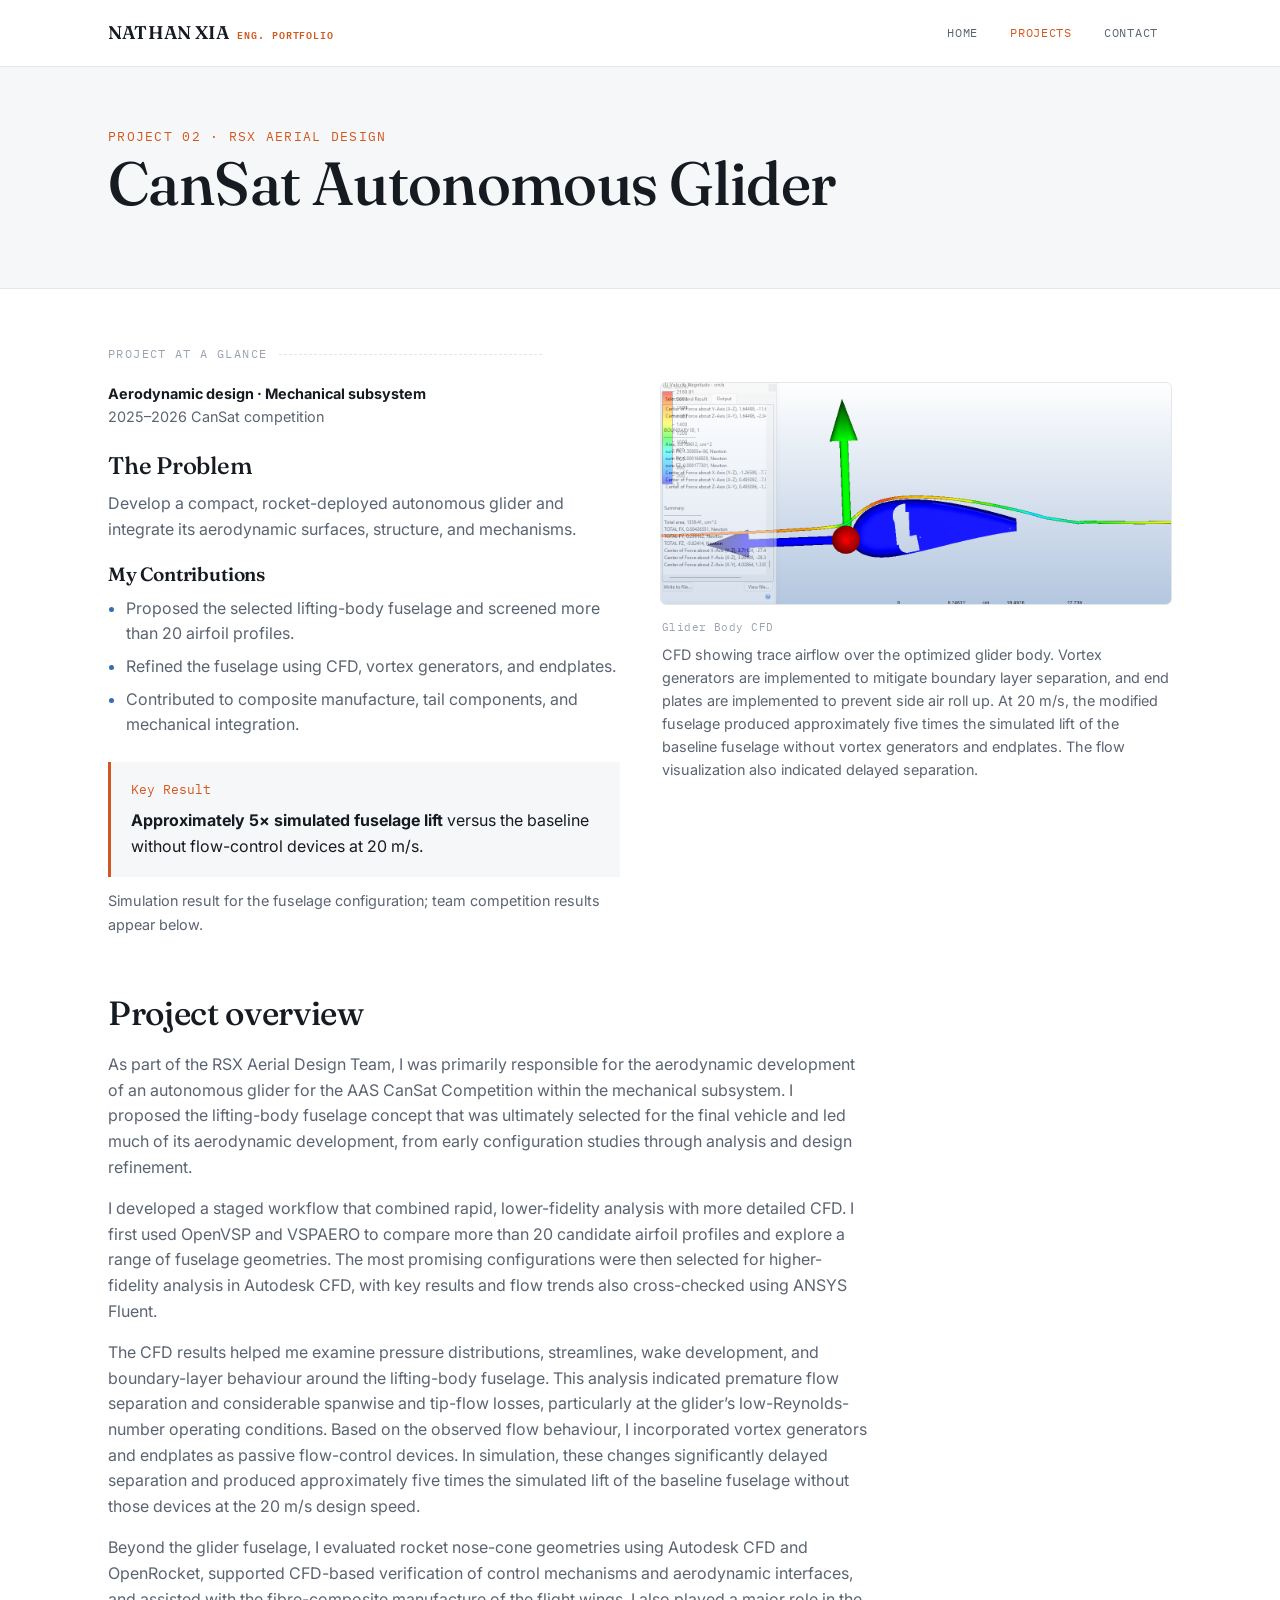
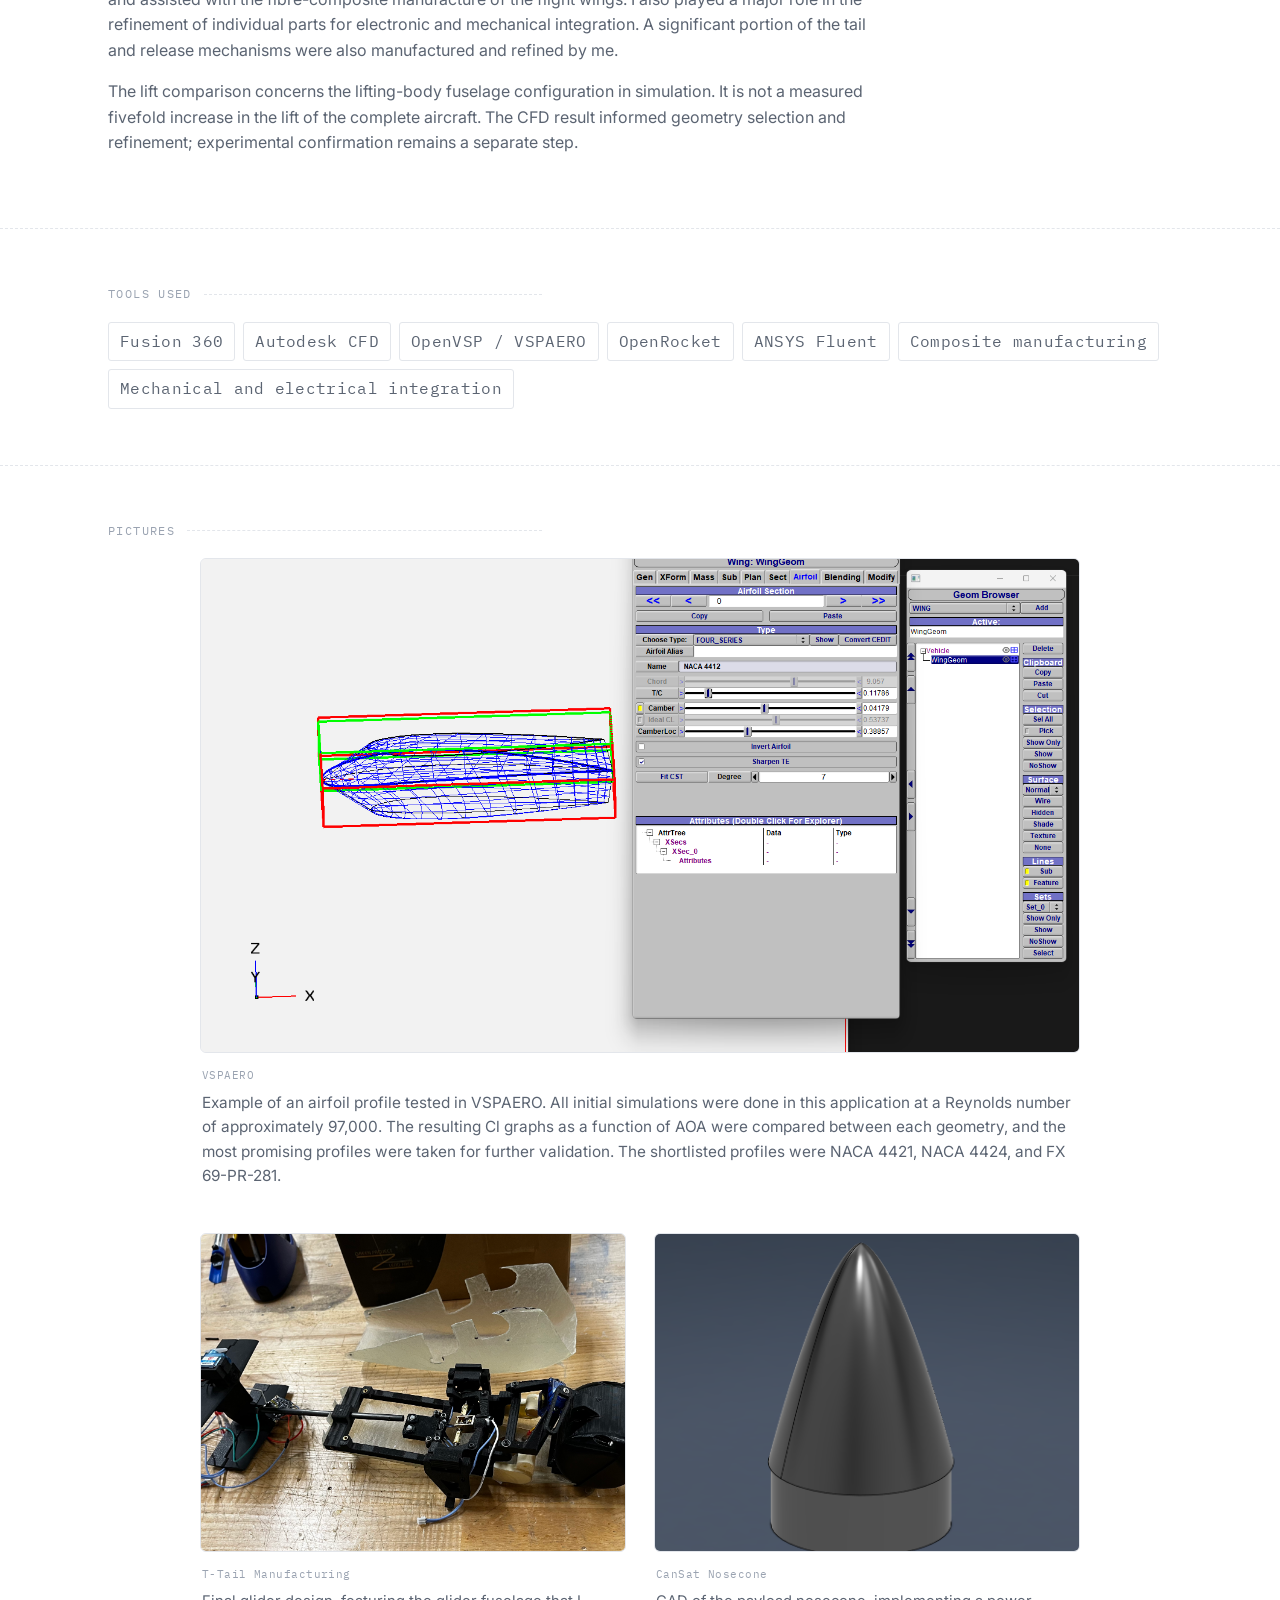
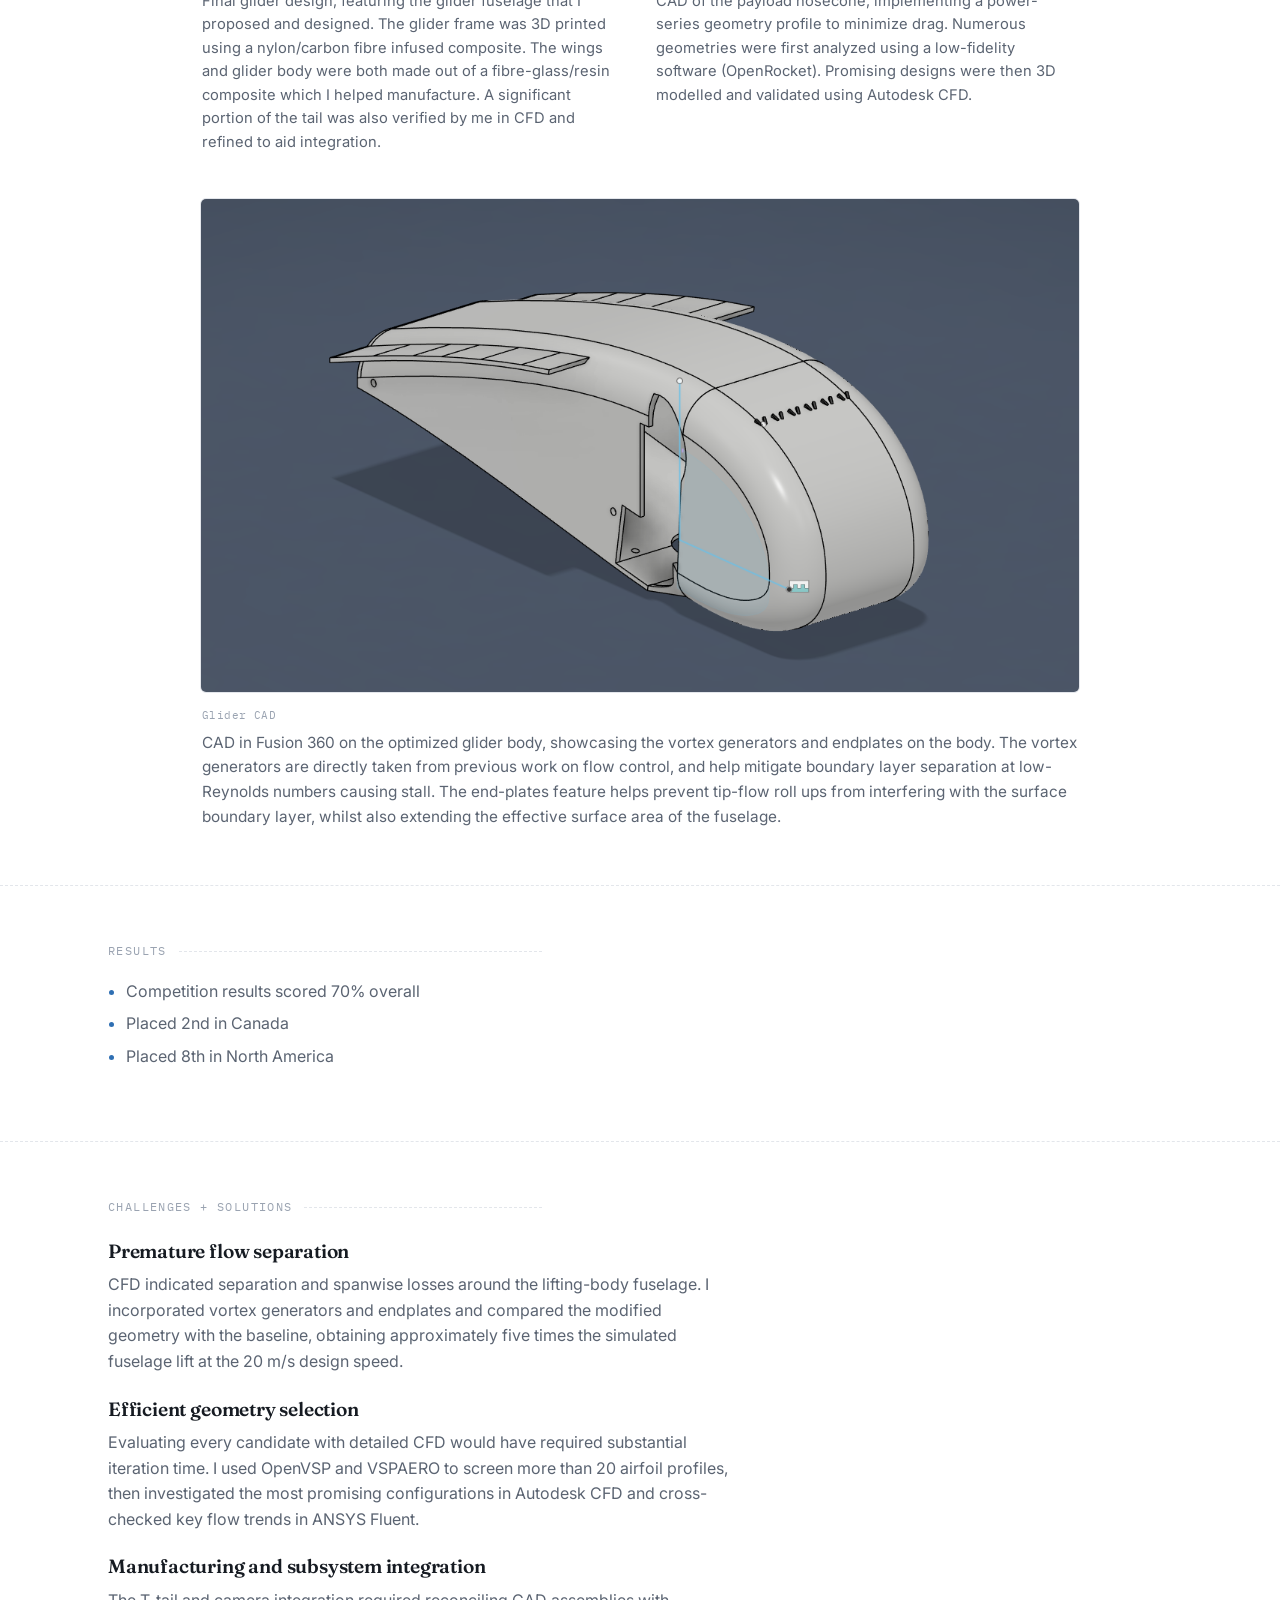
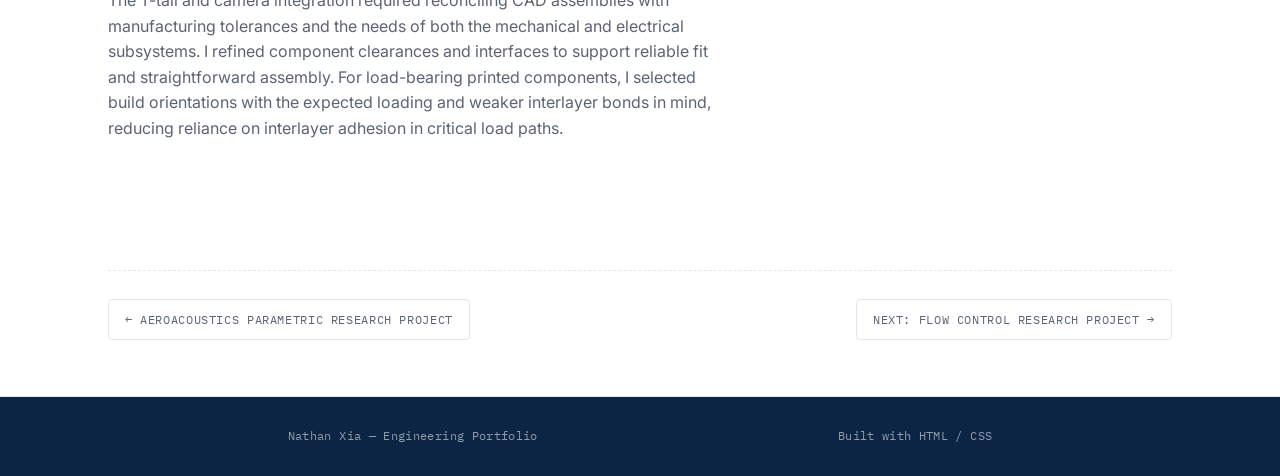
<file: project-2.html>
<!DOCTYPE html>
<html lang="en">
<head>
<meta charset="UTF-8">
<meta name="viewport" content="width=device-width, initial-scale=1.0">
<title>CanSat Autonomous Glider — Nathan Xia</title>
<link rel="preconnect" href="https://fonts.googleapis.com">
  <link rel="icon" type="image/x-icon" href="Icon.jpg">
<link rel="preconnect" href="https://fonts.gstatic.com" crossorigin>
<link href="https://fonts.googleapis.com/css2?family=Fraunces:opsz,wght@9..144,400;9..144,500;9..144,600&family=Inter:wght@400;500;600&family=IBM+Plex+Mono:wght@400;500&display=swap" rel="stylesheet">
<link rel="stylesheet" href="styles.css">
</head>
  <script data-goatcounter="https://nathanxia123.goatcounter.com/count"
        async src="//gc.zgo.at/count.js"></script>
<body>

<nav class="site-nav">
  <div class="wrap">
    <a class="brand" href="index.html">NATHAN XIA <small>Eng. Portfolio</small></a>
    <button class="nav-toggle" id="navToggle" aria-label="Toggle menu">≡</button>
    <ul class="nav-links" id="navLinks">
      <li><a href="index.html">Home</a></li>
      <li><a href="projects.html" class="active">Projects</a></li>
      <li><a href="contact.html">Contact</a></li>
    </ul>
  </div>
</nav>

<header class="proj-header">
  <div class="wrap" style="padding:56px 28px 40px;">
    <span class="index-tag">Project 02 · RSX Aerial Design</span>
    <h1>CanSat Autonomous Glider</h1>
  </div>
</header>

<main>
  <section class="tight">
    <div class="wrap">
      <p class="section-label">Project at a glance</p>
<div class="project-intro">
<div class="project-brief"><p class="project-meta"><strong>Aerodynamic design · Mechanical subsystem</strong><br>2025–2026 CanSat competition</p>
<h2>The Problem</h2><p>Develop a compact, rocket-deployed autonomous glider and integrate its aerodynamic surfaces, structure, and mechanisms.</p><h3>My Contributions</h3><ul class="std-list"><li>Proposed the selected lifting-body fuselage and screened more than 20 airfoil profiles.</li><li>Refined the fuselage using CFD, vortex generators, and endplates.</li><li>Contributed to composite manufacture, tail components, and mechanical integration.</li></ul><div class="project-result"><span class="result-label">Key Result</span><p><strong>Approximately 5× simulated fuselage lift</strong> versus the baseline without flow-control devices at 20 m/s.</p></div><p class="project-note">Simulation result for the fuselage configuration; team competition results appear below.</p></div>
<figure class="shot project-lead-image">
          <div class="frame">
            <img src="media/projects/CFd.png" alt="None">
          </div>
          <figcaption>
            <span class="cap-file">Glider Body CFD</span>
          CFD showing trace airflow over the optimized glider body. Vortex generators are implemented to mitigate boundary layer separation, and end plates are implemented to prevent side air roll up. 
            At 20 m/s, the modified fuselage produced approximately five times the simulated lift of the baseline fuselage without vortex generators and endplates. The flow visualization also indicated delayed separation.
          </figcaption>
        </figure>
</div>
<div class="project-details"><h2>Project overview</h2>
<p>As part of the RSX Aerial Design Team, I was primarily responsible for the aerodynamic development of an autonomous glider for the AAS CanSat Competition within the mechanical subsystem. I proposed the lifting-body fuselage concept that was ultimately selected for the final vehicle and led much of its aerodynamic development, from early configuration studies through analysis and design refinement.</p>
<p>I developed a staged workflow that combined rapid, lower-fidelity analysis with more detailed CFD. I first used OpenVSP and VSPAERO to compare more than 20 candidate airfoil profiles and explore a range of fuselage geometries. The most promising configurations were then selected for higher-fidelity analysis in Autodesk CFD, with key results and flow trends also cross-checked using ANSYS Fluent.</p>
<p>The CFD results helped me examine pressure distributions, streamlines, wake development, and boundary-layer behaviour around the lifting-body fuselage. This analysis indicated premature flow separation and considerable spanwise and tip-flow losses, particularly at the glider’s low-Reynolds-number operating conditions. Based on the observed flow behaviour, I incorporated vortex generators and endplates as passive flow-control devices. In simulation, these changes significantly delayed separation and produced approximately five times the simulated lift of the baseline fuselage without those devices at the 20 m/s design speed.</p>
<p>Beyond the glider fuselage, I evaluated rocket nose-cone geometries using Autodesk CFD and OpenRocket, supported CFD-based verification of control mechanisms and aerodynamic interfaces, and assisted with the fibre-composite manufacture of the flight wings. I also played a major role in the refinement of individual parts for electronic and mechanical integration. A significant portion of the tail and release mechanisms were also manufactured and refined by me.</p>
<p>The lift comparison concerns the lifting-body fuselage configuration in simulation. It is not a measured fivefold increase in the lift of the complete aircraft. The CFD result informed geometry selection and refinement; experimental confirmation remains a separate step.</p>
</div>
    </div>
  </section>

  <div class="divider"></div>

  <section class="tight">
    <div class="wrap">
      <p class="section-label">Tools Used</p>
      <ul class="tag-list">
        <li class="tag">Fusion 360</li>
        <li class="tag">Autodesk CFD</li>
        <li class="tag">OpenVSP / VSPAERO</li>
        <li class="tag">OpenRocket</li>
        <li class="tag">ANSYS Fluent</li>
        <li class="tag">Composite manufacturing</li>
        <li class="tag">Mechanical and electrical integration</li>
      </ul>
    </div>
  </section>

  <div class="divider"></div>

  <section class="tight">
    <div class="wrap">
      <p class="section-label">Pictures</p>
      <div class="gallery">

        

        <figure class="shot shot--large">
          <div class="frame">
            <img src="media/projects/VspAero.png" alt="None">
          </div>
          <figcaption>
            <span class="cap-file">VSPAERO</span>
           Example of an airfoil profile tested in VSPAERO. All initial simulations were done in this application at a Reynolds number of approximately 97,000. The resulting Cl graphs as a function of AOA were compared between each geometry, and the most promising profiles were taken for further validation. 
            The shortlisted profiles were NACA 4421, NACA 4424, and FX 69-PR-281.
          </figcaption>
        </figure>
        
        <div class="shot-row">
        <figure class="shot shot--std">
          <div class="frame">
            <img src="media/projects/final_glider.png" alt="None">
          </div>
          <figcaption>
            <span class="cap-file">T-Tail Manufacturing</span>
            Final glider design, featuring the glider fuselage that I proposed and designed. The glider frame was 3D printed using a nylon/carbon fibre infused composite. The wings and glider body were both made out of a fibre-glass/resin composite which I helped manufacture. 
            A significant portion of the tail was also verified by me in CFD and refined to aid integration.
          </figcaption>
        </figure>

        <figure class="shot shot--std">
          <div class="frame">
            <img src="media/projects/noseconeCAD.png" alt="None">
          </div>
          <figcaption>
            <span class="cap-file">CanSat Nosecone</span>
           CAD of the payload nosecone, implementing a power-series geometry profile to minimize drag. Numerous geometries were first analyzed using a low-fidelity software (OpenRocket). Promising designs were then 3D modelled and validated using Autodesk CFD.
          </figcaption>
        </figure>
        </div>
        
        <figure class="shot shot--large">
          <div class="frame">
            <img src="media/projects/bodyCAD.png" alt="None">
          </div>
          <figcaption>
            <span class="cap-file">Glider CAD</span>
           CAD in Fusion 360 on the optimized glider body, showcasing the vortex generators and endplates on the body. The vortex generators are directly taken from previous work on flow control, and help mitigate boundary layer separation at low-Reynolds numbers causing stall. 
          The end-plates feature helps prevent tip-flow roll ups from interfering with the surface boundary layer, whilst also extending the effective surface area of the fuselage.
          </figcaption>
        </figure>

      </div>
    </div>
  </section>

  <div class="divider"></div>

  <section class="tight">
    <div class="wrap">
      <p class="section-label">Results</p>
      <ul class="std-list">
        <li>Competition results scored 70% overall</li>
        <li>Placed 2nd in Canada</li>
        <li>Placed 8th in North America</li>
      </ul>
    </div>
  </section>

  <div class="divider"></div>

  <section class="tight">
    <div class="wrap">
      <p class="section-label">Challenges + Solutions</p>
      <h3 style="margin-top: 1.5rem;">Premature flow separation</h3>
      <p>CFD indicated separation and spanwise losses around the lifting-body fuselage. I incorporated vortex generators and endplates and compared the modified geometry with the baseline, obtaining approximately five times the simulated fuselage lift at the 20 m/s design speed.</p>
      <h3 style="margin-top: 1.5rem;">Efficient geometry selection</h3>
      <p>Evaluating every candidate with detailed CFD would have required substantial iteration time. I used OpenVSP and VSPAERO to screen more than 20 airfoil profiles, then investigated the most promising configurations in Autodesk CFD and cross-checked key flow trends in ANSYS Fluent.</p>
      <h3 style="margin-top: 1.5rem;">Manufacturing and subsystem integration</h3>
      <p>The T-tail and camera integration required reconciling CAD assemblies with manufacturing tolerances and the needs of both the mechanical and electrical subsystems. I refined component clearances and interfaces to support reliable fit and straightforward assembly. For load-bearing printed components, I selected build orientations with the expected loading and weaker interlayer bonds in mind, reducing reliance on interlayer adhesion in critical load paths.</p>
    </div>
  </section>

  <section class="tight">
    <div class="wrap">
      <div class="proj-pagination">
        <a class="page-link" href="project-1.html">← Aeroacoustics Parametric Research Project</a>
        <a class="page-link next" href="project-3.html">Next: Flow Control Research Project →</a>
      </div>
    </div>
  </section>
</main>

<footer class="site-footer">
  <div class="footer-inner">
    <span>Nathan Xia — Engineering Portfolio</span>
    <span>Built with HTML / CSS</span>
  </div>
</footer>
<script>
  document.getElementById('navToggle')?.addEventListener('click', function(){
    document.getElementById('navLinks').classList.toggle('open');
  });
</script>
</body>
</html>
</file>
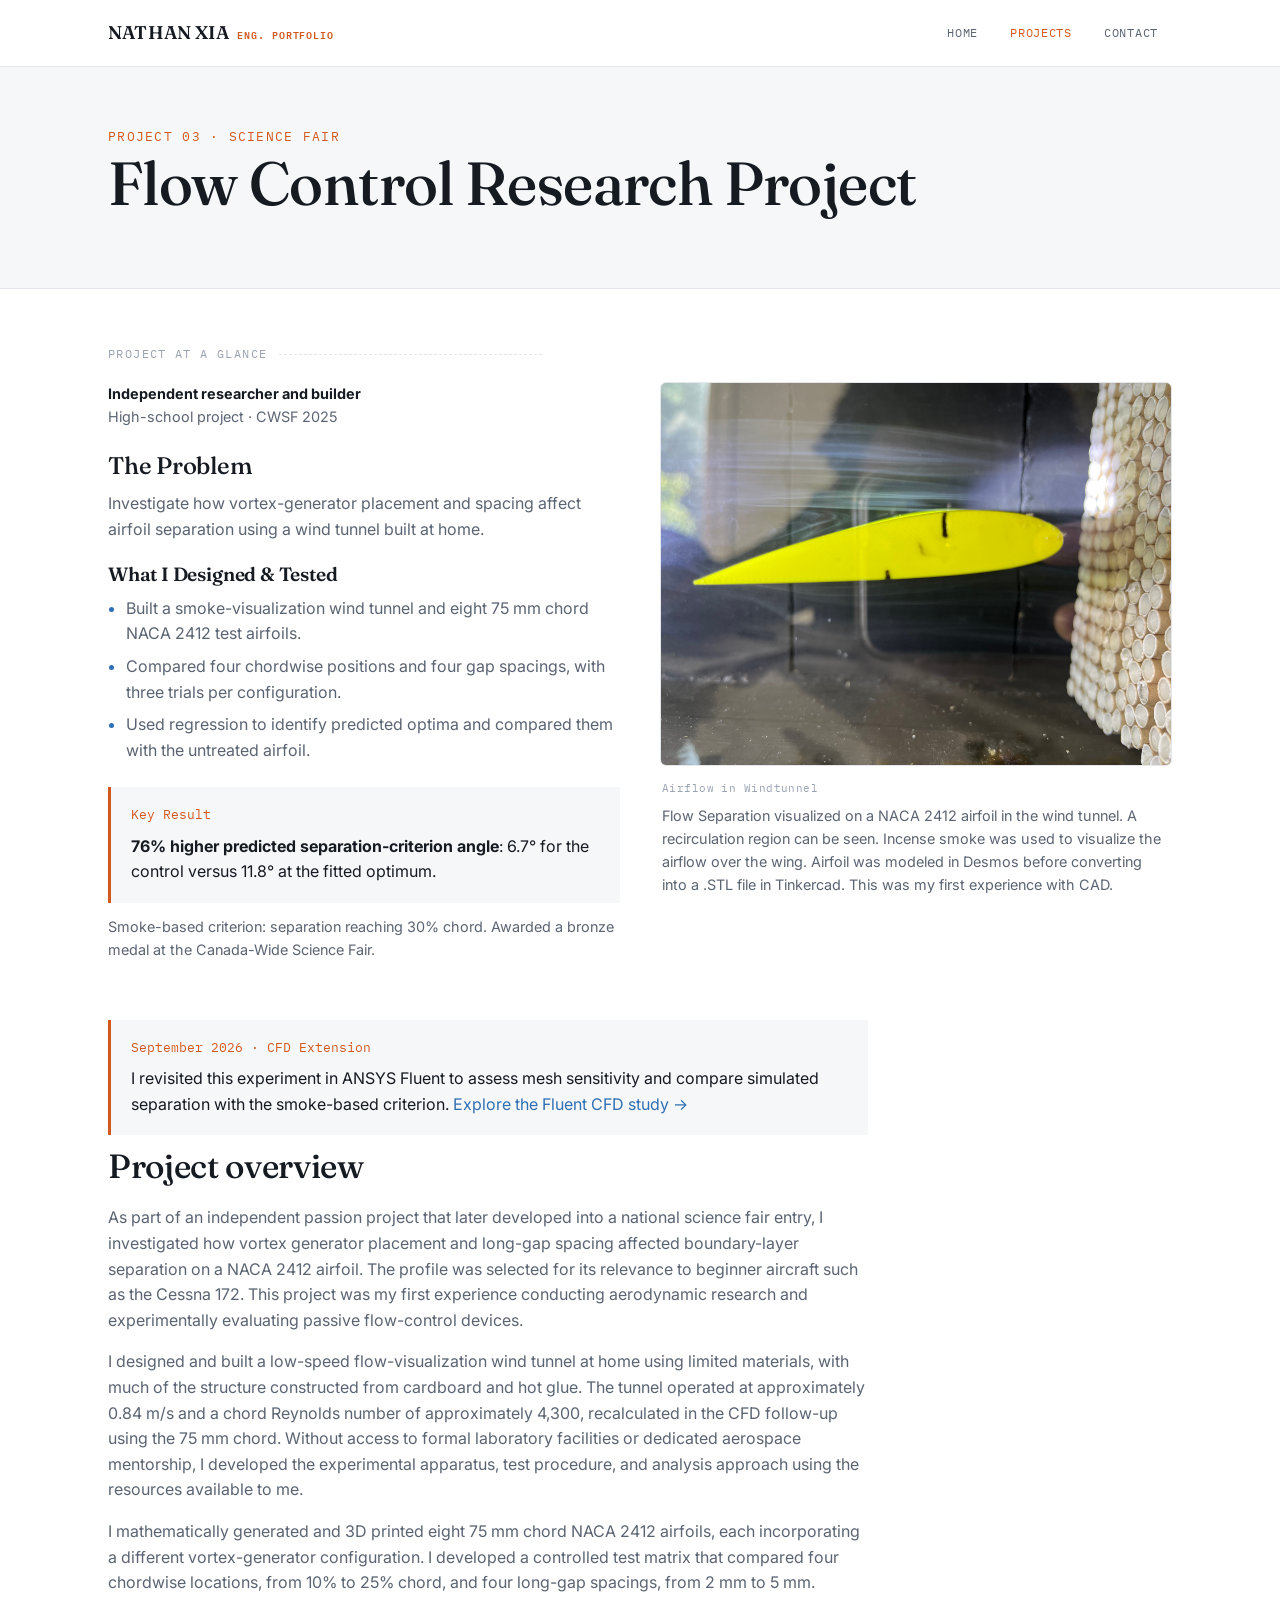
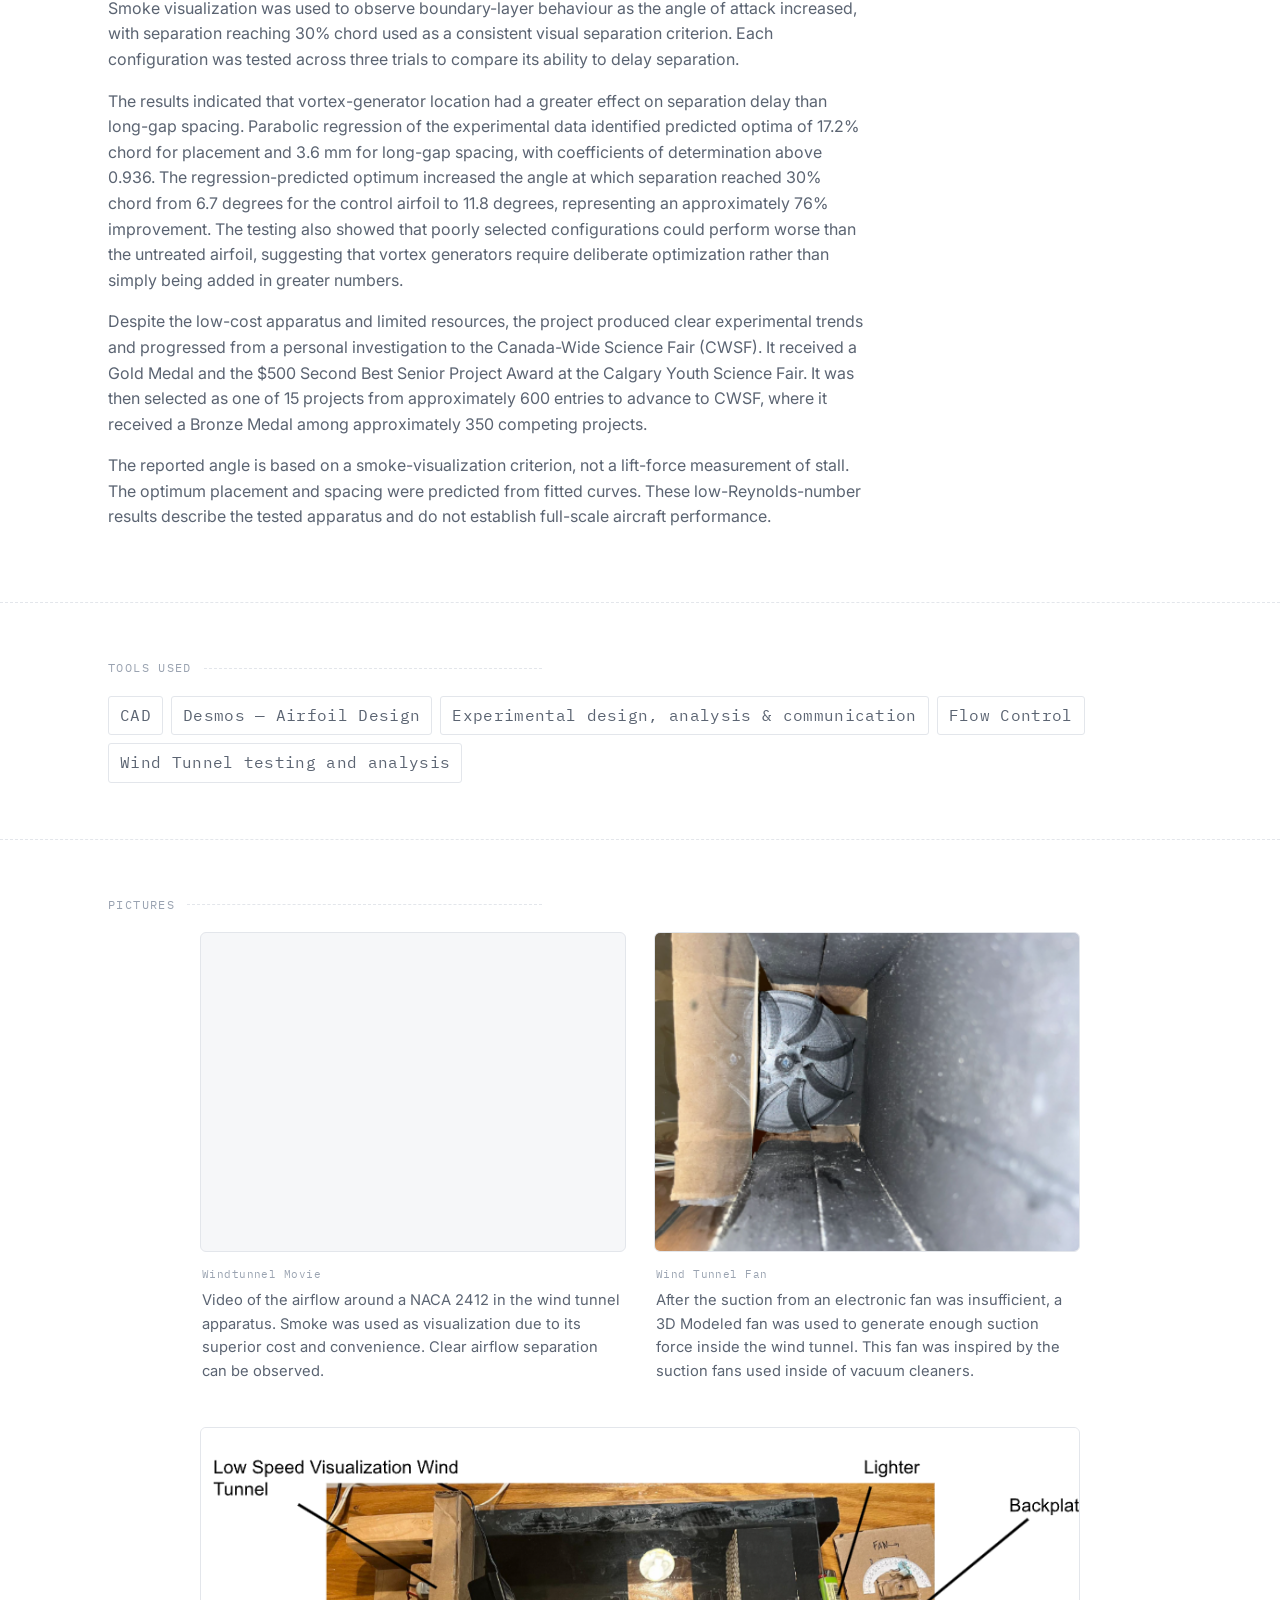
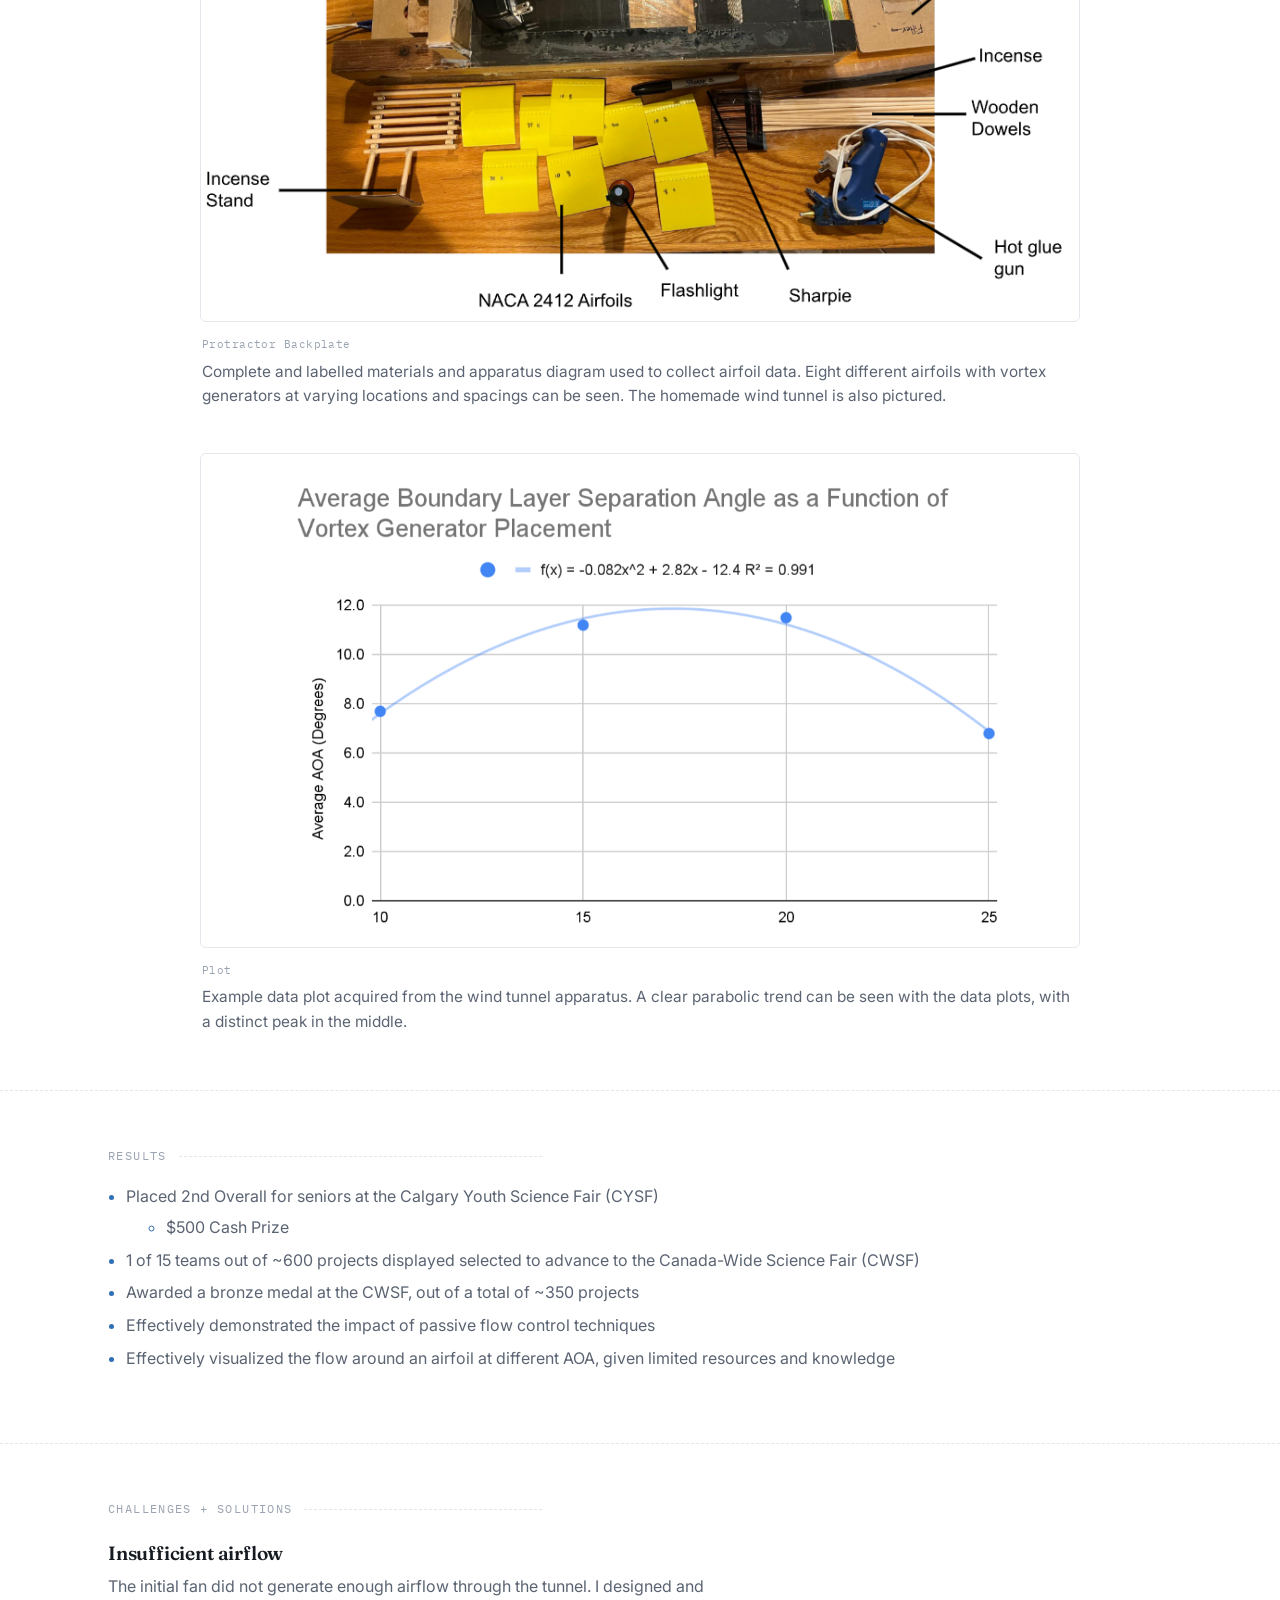
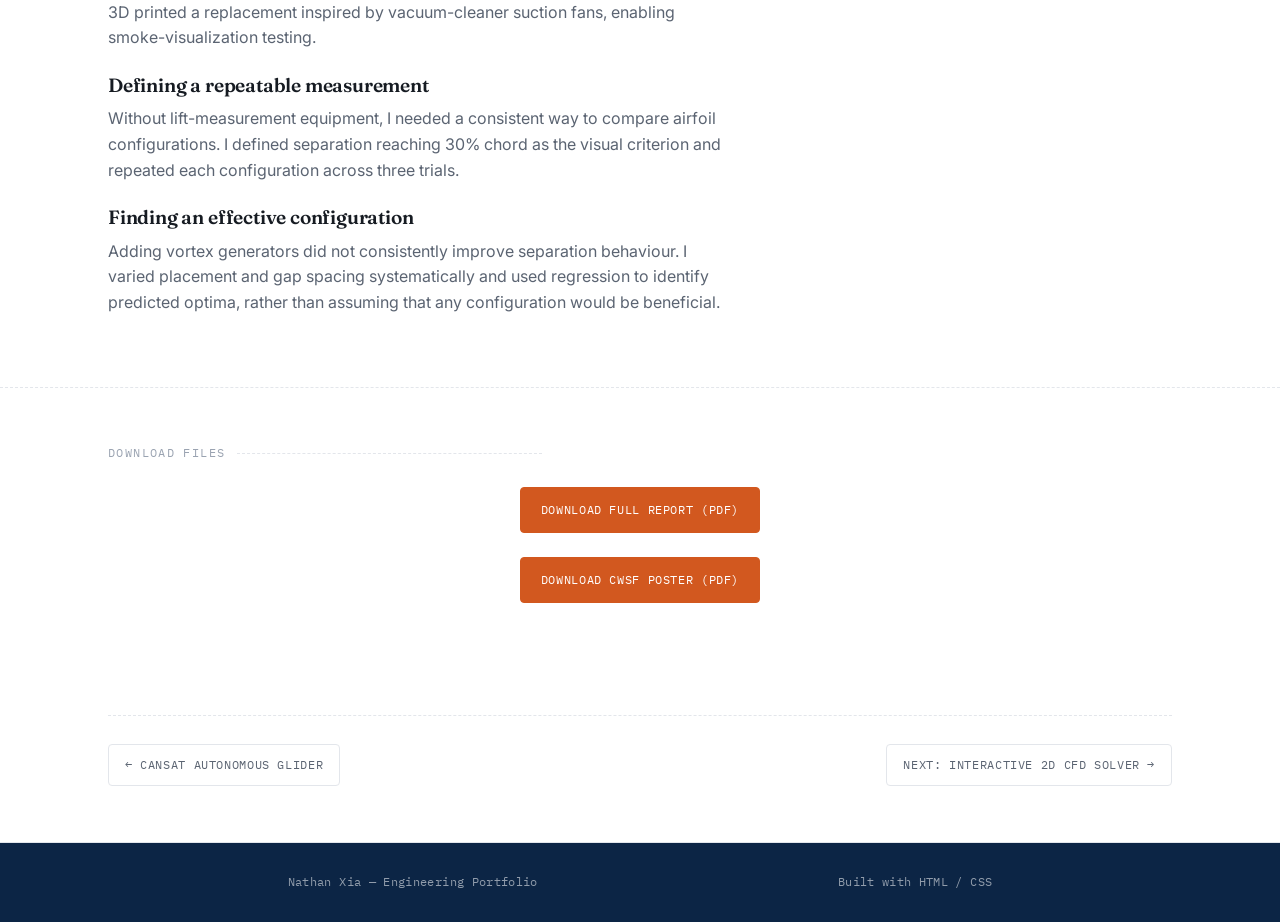
<file: project-3.html>
<!DOCTYPE html>
<html lang="en">
<head>
<meta charset="UTF-8">
<meta name="viewport" content="width=device-width, initial-scale=1.0">
<title>Flow Control Research Project — Nathan Xia</title>
  <link rel="icon" type="image/x-icon" href="Icon.jpg">
<link rel="preconnect" href="https://fonts.googleapis.com">
<link rel="preconnect" href="https://fonts.gstatic.com" crossorigin>
<link href="https://fonts.googleapis.com/css2?family=Fraunces:opsz,wght@9..144,400;9..144,500;9..144,600&family=Inter:wght@400;500;600&family=IBM+Plex+Mono:wght@400;500&display=swap" rel="stylesheet">
<link rel="stylesheet" href="styles.css">
</head>
  <script data-goatcounter="https://nathanxia123.goatcounter.com/count"
        async src="//gc.zgo.at/count.js"></script>
<body>

<nav class="site-nav">
  <div class="wrap">
    <a class="brand" href="index.html">NATHAN XIA <small>Eng. Portfolio</small></a>
    <button class="nav-toggle" id="navToggle" aria-label="Toggle menu">≡</button>
    <ul class="nav-links" id="navLinks">
      <li><a href="index.html">Home</a></li>
      <li><a href="projects.html" class="active">Projects</a></li>
      <li><a href="contact.html">Contact</a></li>
    </ul>
  </div>
</nav>

<header class="proj-header">
  <div class="wrap" style="padding:56px 28px 40px;">
    <span class="index-tag">Project 03 · Science Fair</span>
    <h1>Flow Control Research Project</h1>
  </div>
</header>

<main>
  <section class="tight">
    <div class="wrap">
      <p class="section-label">Project at a glance</p>
<div class="project-intro">
<div class="project-brief"><p class="project-meta"><strong>Independent researcher and builder</strong><br>High-school project · CWSF 2025</p>
<h2>The Problem</h2><p>Investigate how vortex-generator placement and spacing affect airfoil separation using a wind tunnel built at home.</p><h3>What I Designed &amp; Tested</h3><ul class="std-list"><li>Built a smoke-visualization wind tunnel and eight 75 mm chord NACA 2412 test airfoils.</li><li>Compared four chordwise positions and four gap spacings, with three trials per configuration.</li><li>Used regression to identify predicted optima and compared them with the untreated airfoil.</li></ul><div class="project-result"><span class="result-label">Key Result</span><p><strong>76% higher predicted separation-criterion angle</strong>: 6.7° for the control versus 11.8° at the fitted optimum.</p></div><p class="project-note">Smoke-based criterion: separation reaching 30% chord. Awarded a bronze medal at the Canada-Wide Science Fair.</p></div>
<figure class="shot project-lead-image">
          <div class="frame">
            <img src="media/projects/flow.jpeg" alt="None">
          </div>
          <figcaption>
            <span class="cap-file">Airflow in Windtunnel</span>
            Flow Separation visualized on a NACA 2412 airfoil in the wind tunnel. A recirculation region can be seen. Incense smoke was used to visualize the airflow over the wing. Airfoil was modeled in Desmos before converting into a .STL file in Tinkercad. This was my first experience with CAD.
          </figcaption>
        </figure>
</div>
<div class="project-details"><div class="project-result"><span class="result-label">September 2026 · CFD Extension</span><p>I revisited this experiment in ANSYS Fluent to assess mesh sensitivity and compare simulated separation with the smoke-based criterion. <a href="project-5.html">Explore the Fluent CFD study →</a></p></div><h2>Project overview</h2>
<p>As part of an independent passion project that later developed into a national science fair entry, I investigated how vortex generator placement and long-gap spacing affected boundary-layer separation on a NACA 2412 airfoil. The profile was selected for its relevance to beginner aircraft such as the Cessna 172. This project was my first experience conducting aerodynamic research and experimentally evaluating passive flow-control devices.</p>
<p>I designed and built a low-speed flow-visualization wind tunnel at home using limited materials, with much of the structure constructed from cardboard and hot glue. The tunnel operated at approximately 0.84 m/s and a chord Reynolds number of approximately 4,300, recalculated in the CFD follow-up using the 75 mm chord. Without access to formal laboratory facilities or dedicated aerospace mentorship, I developed the experimental apparatus, test procedure, and analysis approach using the resources available to me.</p>
<p>I mathematically generated and 3D printed eight 75 mm chord NACA 2412 airfoils, each incorporating a different vortex-generator configuration. I developed a controlled test matrix that compared four chordwise locations, from 10% to 25% chord, and four long-gap spacings, from 2 mm to 5 mm. Smoke visualization was used to observe boundary-layer behaviour as the angle of attack increased, with separation reaching 30% chord used as a consistent visual separation criterion. Each configuration was tested across three trials to compare its ability to delay separation.</p>
<p>The results indicated that vortex-generator location had a greater effect on separation delay than long-gap spacing. Parabolic regression of the experimental data identified predicted optima of 17.2% chord for placement and 3.6 mm for long-gap spacing, with coefficients of determination above 0.936. The regression-predicted optimum increased the angle at which separation reached 30% chord from 6.7 degrees for the control airfoil to 11.8 degrees, representing an approximately 76% improvement. The testing also showed that poorly selected configurations could perform worse than the untreated airfoil, suggesting that vortex generators require deliberate optimization rather than simply being added in greater numbers.</p>
<p>Despite the low-cost apparatus and limited resources, the project produced clear experimental trends and progressed from a personal investigation to the Canada-Wide Science Fair (CWSF). It received a Gold Medal and the $500 Second Best Senior Project Award at the Calgary Youth Science Fair. It was then selected as one of 15 projects from approximately 600 entries to advance to CWSF, where it received a Bronze Medal among approximately 350 competing projects.</p>
<p>The reported angle is based on a smoke-visualization criterion, not a lift-force measurement of stall. The optimum placement and spacing were predicted from fitted curves. These low-Reynolds-number results describe the tested apparatus and do not establish full-scale aircraft performance.</p>
</div>
    </div>
  </section>

  <div class="divider"></div>

  <section class="tight">
    <div class="wrap">
      <p class="section-label">Tools Used</p>
      <ul class="tag-list">
        <li class="tag">CAD</li>
        <li class="tag">Desmos — Airfoil Design</li>
        <li class="tag">Experimental design, analysis &amp; communication</li>
        <li class="tag">Flow Control</li>
        <li class="tag">Wind Tunnel testing and analysis</li>
      </ul>
    </div>
  </section>

  <div class="divider"></div>

  <section class="tight">
    <div class="wrap">
      <p class="section-label">Pictures</p>
      <div class="gallery">

        
        <div class="shot-row">
        <figure class="shot shot--std">
          <div class="frame">
           <video autoplay muted loop playsinline>
        <source src="media/windtunnel.mp4" type="video/mp4">
      </video>
          </div>
          <figcaption>
            <span class="cap-file">Windtunnel Movie</span>
            Video of the airflow around a NACA 2412 in the wind tunnel apparatus. Smoke was used as visualization due to its superior cost and convenience. Clear airflow separation can be observed.
          </figcaption>
        </figure>

        <figure class="shot shot--std">
          <div class="frame">
            <img src="media/projects/fan.png" alt="None">
          </div>
          <figcaption>
             <span class="cap-file">Wind Tunnel Fan</span>After the suction from an electronic fan was insufficient, a 3D Modeled fan was used to generate enough suction force inside the wind tunnel. This fan was inspired by the suction fans used inside of vacuum cleaners. </figcaption>
        </figure>
        </div>
        <figure class="shot shot--large">
          <div class="frame">
            <img src="media/projects/Wind Tunnel Paper.png" alt="None">
          </div>
          <figcaption>
             <span class="cap-file">Protractor Backplate</span>
            Complete and labelled materials and apparatus diagram used to collect airfoil data. Eight different airfoils with vortex generators at varying locations and spacings can be seen. The homemade wind tunnel is also pictured.</figcaption>
        </figure>
        <figure class="shot shot--large">
          <div class="frame">
            <img src="media/projects/data_plot.png" alt="None">
          </div>
          <figcaption>
             <span class="cap-file">Plot</span>
            Example data plot acquired from the wind tunnel apparatus. A clear parabolic trend can be seen with the data plots, with a distinct peak in the middle.</figcaption>
        </figure>

      </div>
    </div>
  </section>

  <div class="divider"></div>

  <section class="tight">
    <div class="wrap">
      <p class="section-label">Results</p>
      <ul class="std-list">
        <li>Placed 2nd Overall for seniors at the Calgary Youth Science Fair (CYSF)
          <ul><li>$500 Cash Prize</li></ul>
        </li>
        <li>1 of 15 teams out of ~600 projects displayed selected to advance to the Canada-Wide Science Fair (CWSF)</li>
        <li>Awarded a bronze medal at the CWSF, out of a total of ~350 projects</li>
        <li>Effectively demonstrated the impact of passive flow control techniques</li>
        <li>Effectively visualized the flow around an airfoil at different AOA, given limited resources and knowledge</li>
      </ul>
    </div>
  </section>

  <div class="divider"></div>

  <section class="tight">
    <div class="wrap">
      <p class="section-label">Challenges + Solutions</p>
      <h3 style="margin-top: 1.5rem;">Insufficient airflow</h3>
      <p>The initial fan did not generate enough airflow through the tunnel. I designed and 3D printed a replacement inspired by vacuum-cleaner suction fans, enabling smoke-visualization testing.</p>
      <h3 style="margin-top: 1.5rem;">Defining a repeatable measurement</h3>
      <p>Without lift-measurement equipment, I needed a consistent way to compare airfoil configurations. I defined separation reaching 30% chord as the visual criterion and repeated each configuration across three trials.</p>
      <h3 style="margin-top: 1.5rem;">Finding an effective configuration</h3>
      <p>Adding vortex generators did not consistently improve separation behaviour. I varied placement and gap spacing systematically and used regression to identify predicted optima, rather than assuming that any configuration would be beneficial.</p>
    </div>
  </section>

  <div class="divider"></div>
  <section class="tight">
  <div class="wrap">
  <p class="section-label">Download Files</p>
  <div class="resume-btn-row">
      <a class="btn" href="media/Wind Tunnel Paper.pdf" download>
        Download Full Report (PDF)
      </a>
    </div>
      <div class="resume-btn-row">
      <a class="btn" href="media/CWSF Poster.pdf" download>
        Download CWSF Poster (PDF)
      </a>
    </div>
   </div>
  </section>

  <section class="tight">
    <div class="wrap">
      <div class="proj-pagination">
        <a class="page-link" href="project-2.html">← CanSat Autonomous Glider</a>
        <a class="page-link next" href="project-4.html">Next: Interactive 2D CFD Solver →</a>
      </div>
    </div>
  </section>
</main>

<footer class="site-footer">
  <div class="footer-inner">
    <span>Nathan Xia — Engineering Portfolio</span>
    <span>Built with HTML / CSS</span>
  </div>
</footer>
<script>
  document.getElementById('navToggle')?.addEventListener('click', function(){
    document.getElementById('navLinks').classList.toggle('open');
  });
</script>
</body>
</html>
</file>
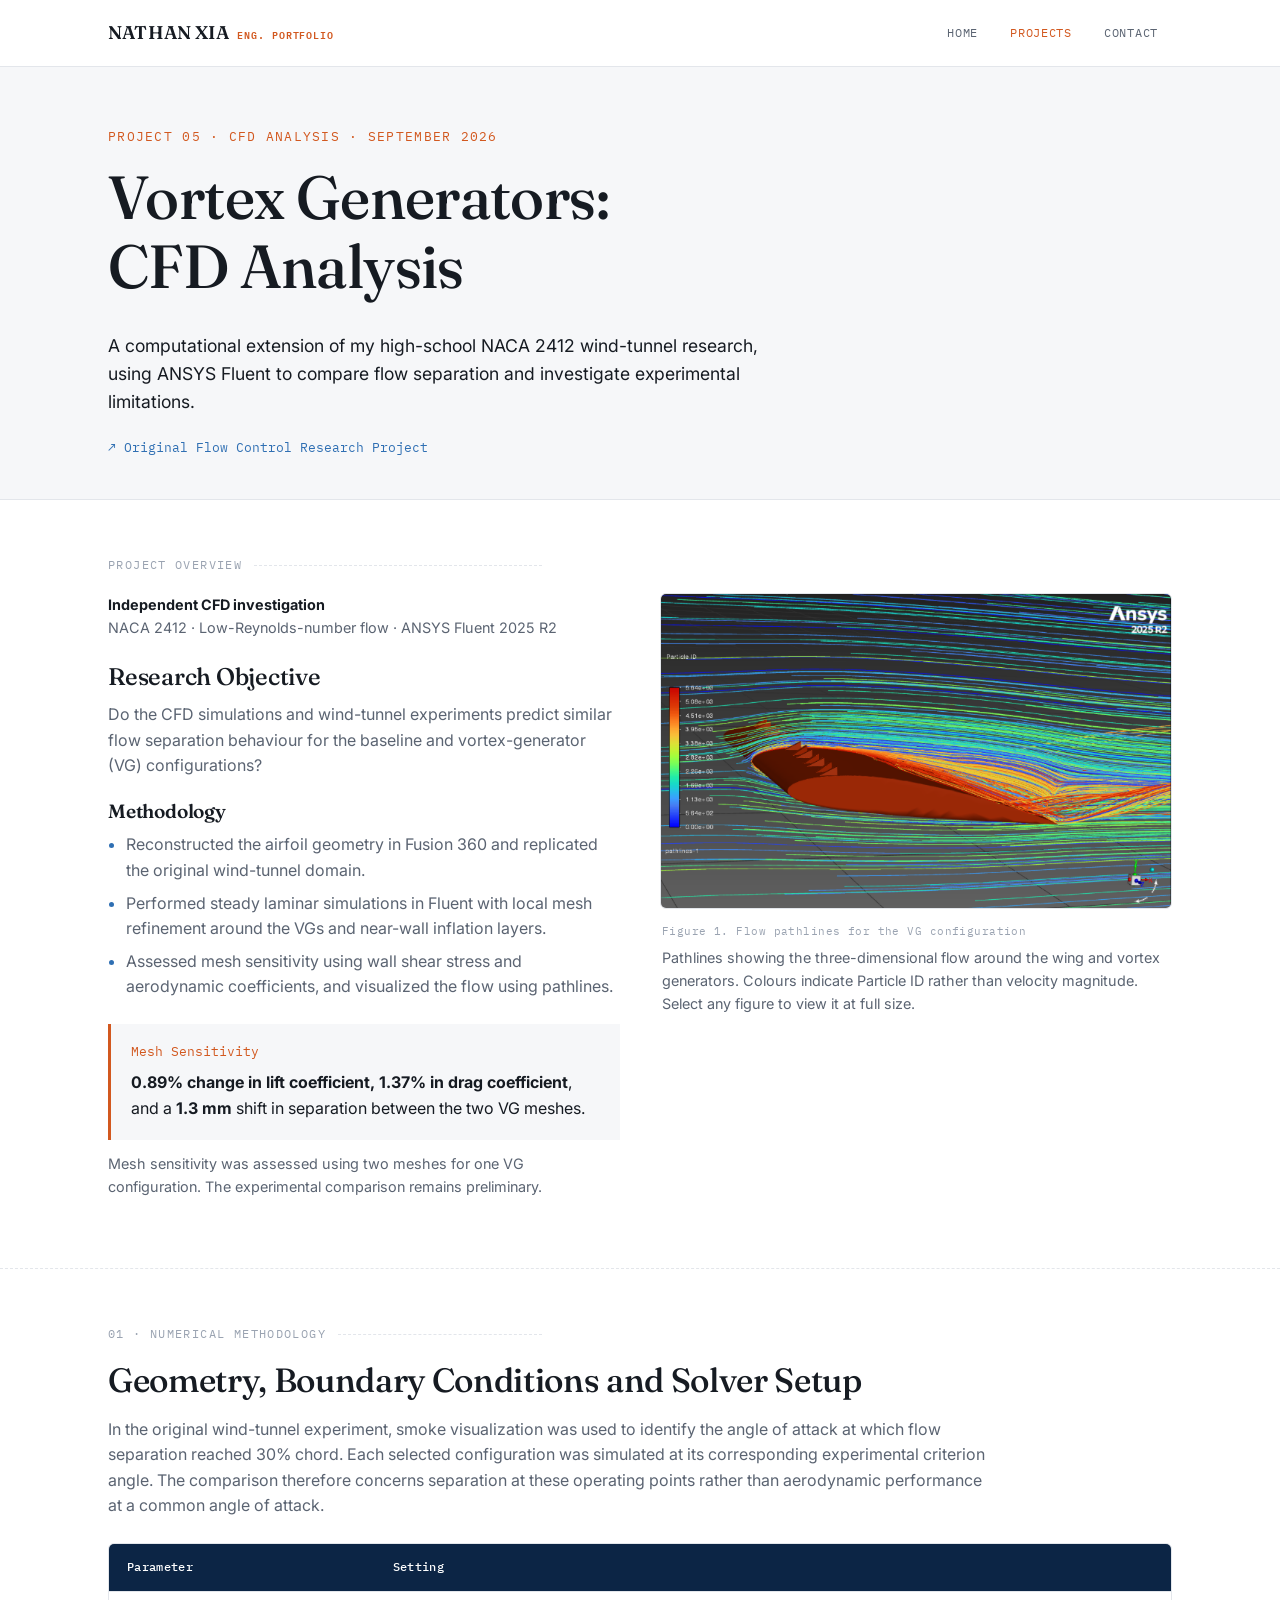
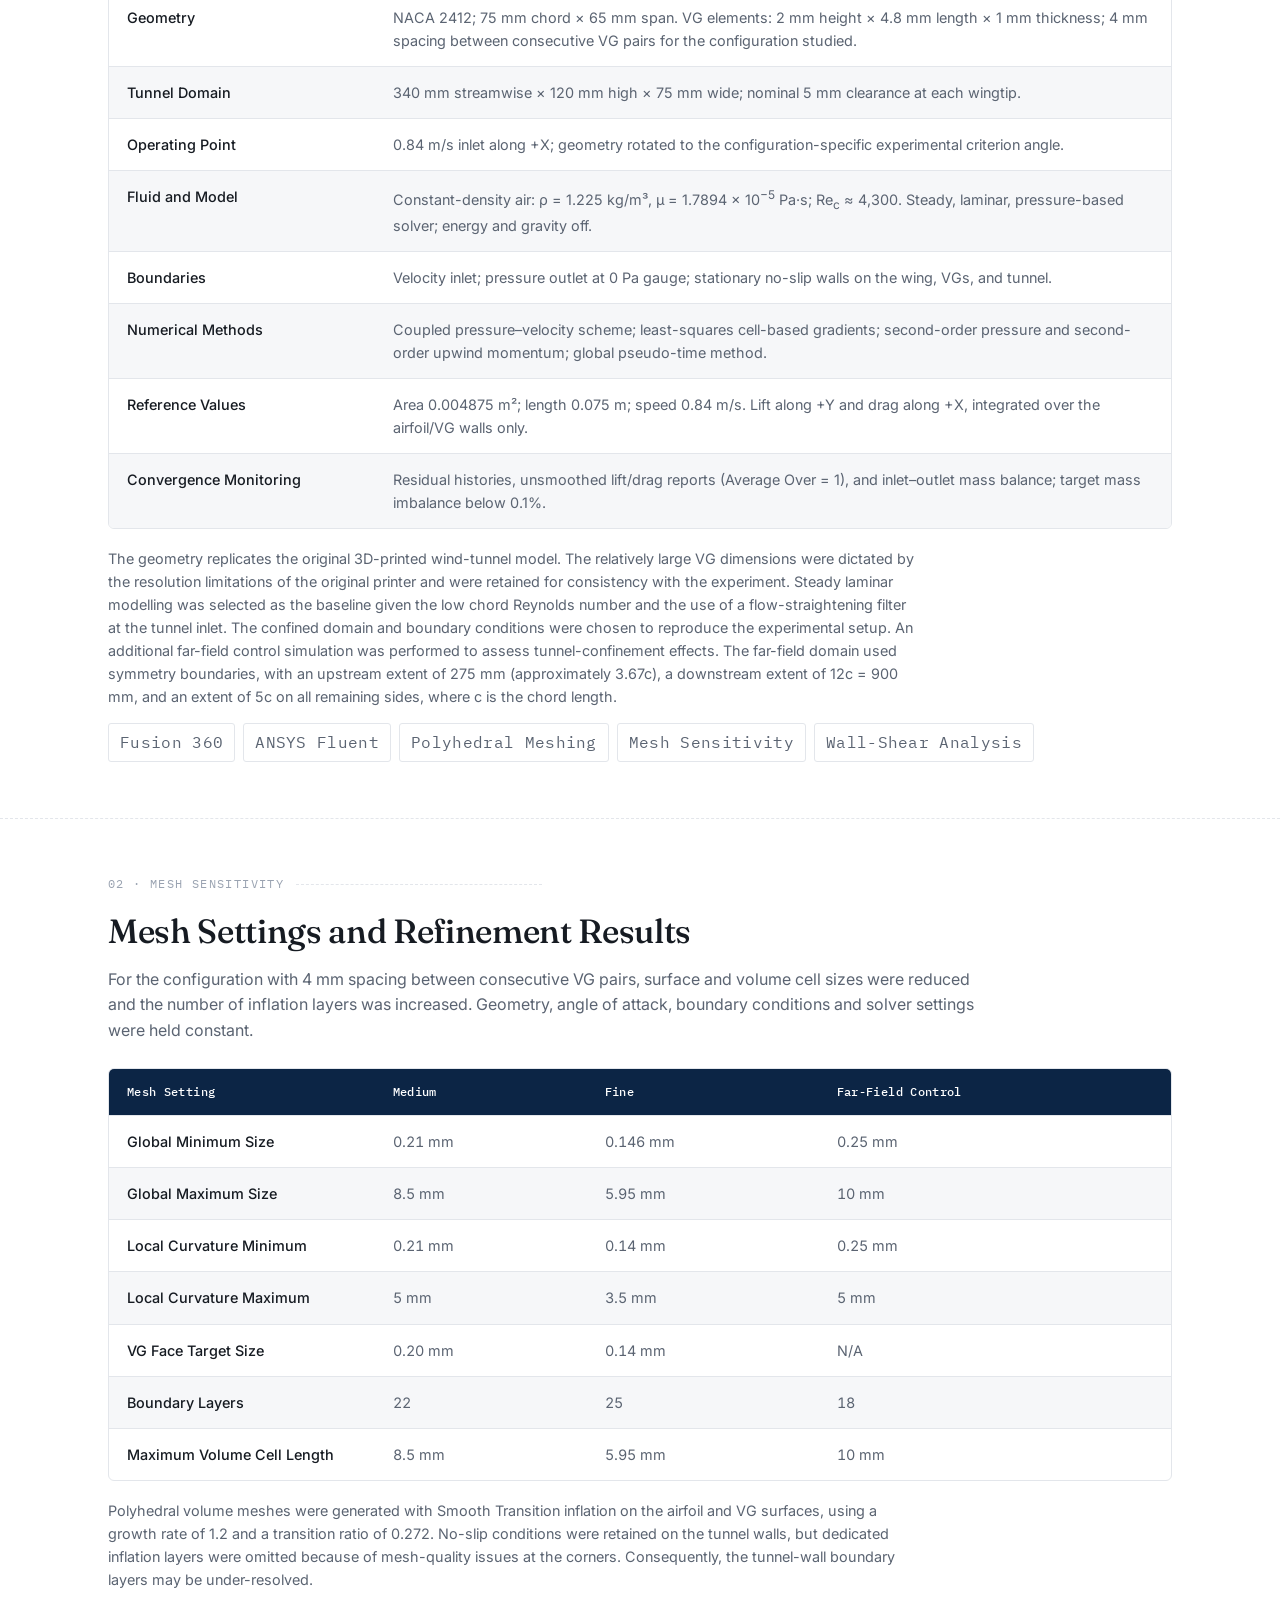
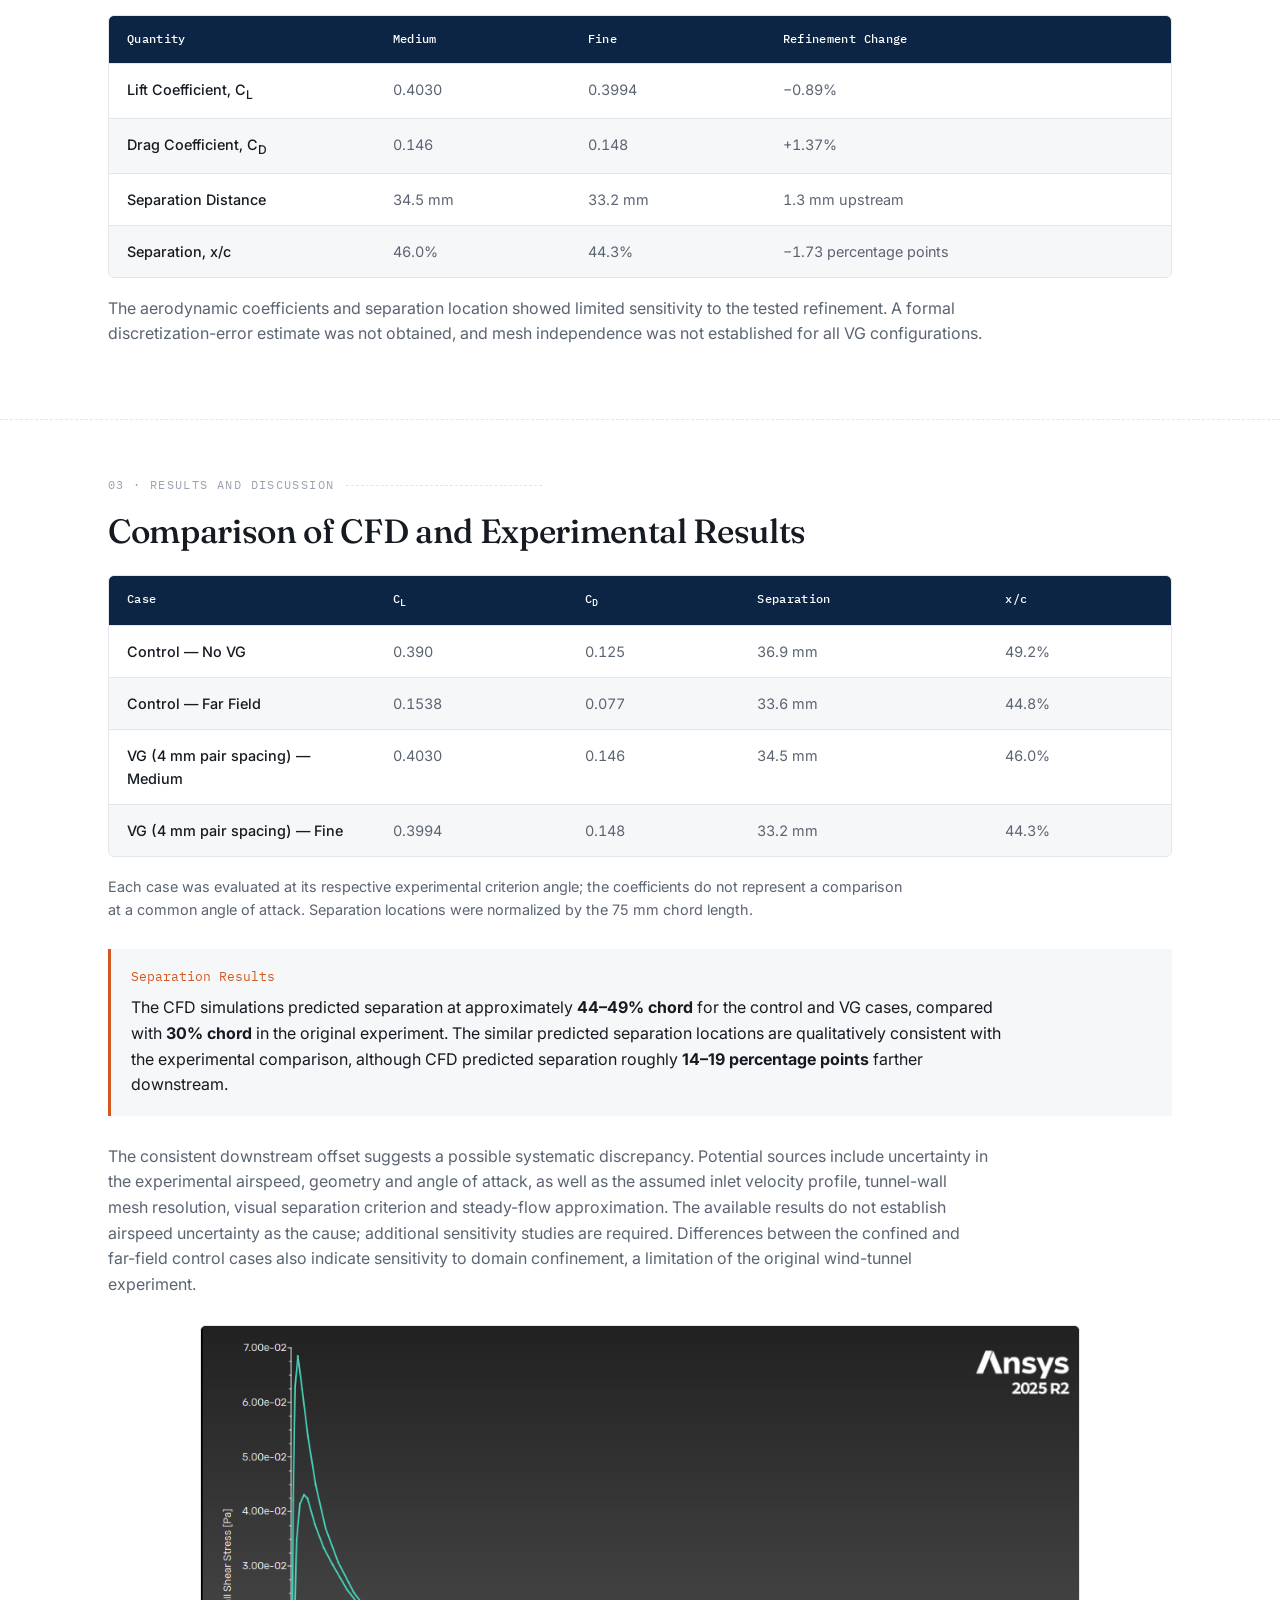
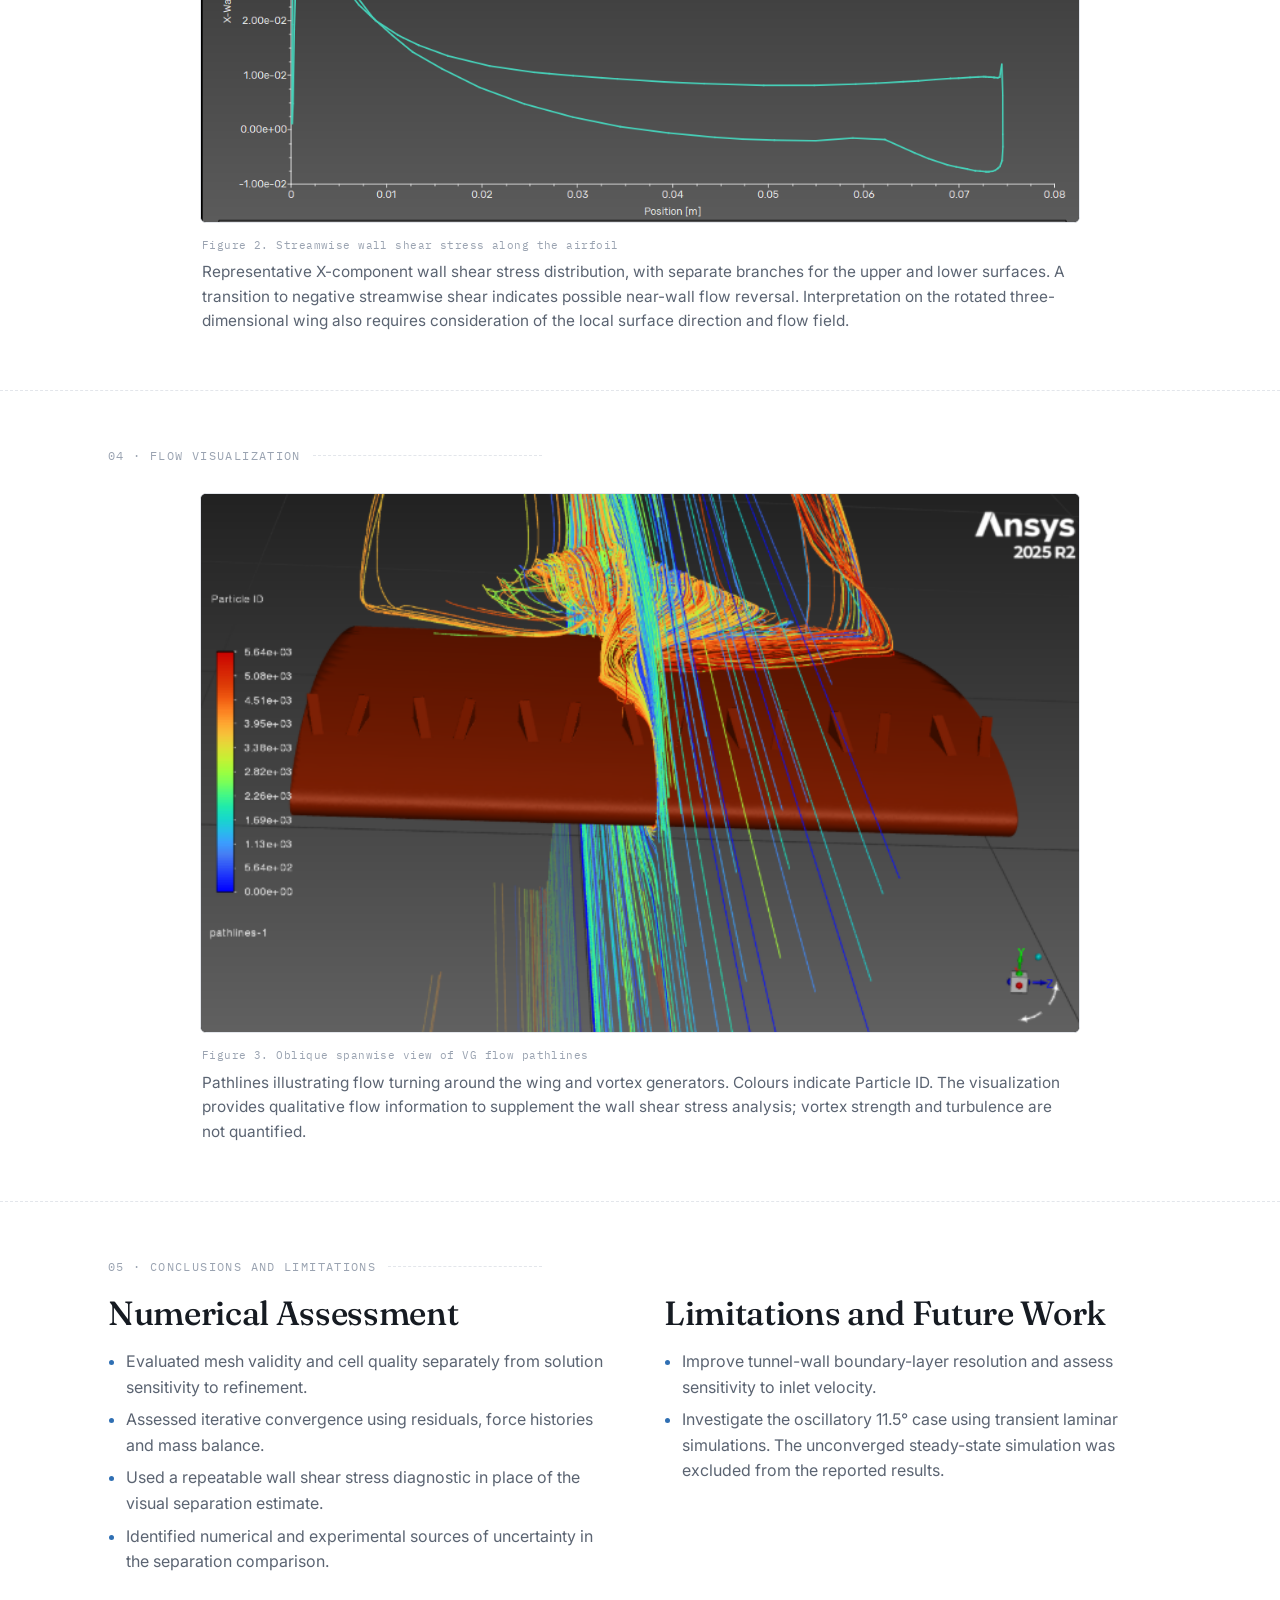
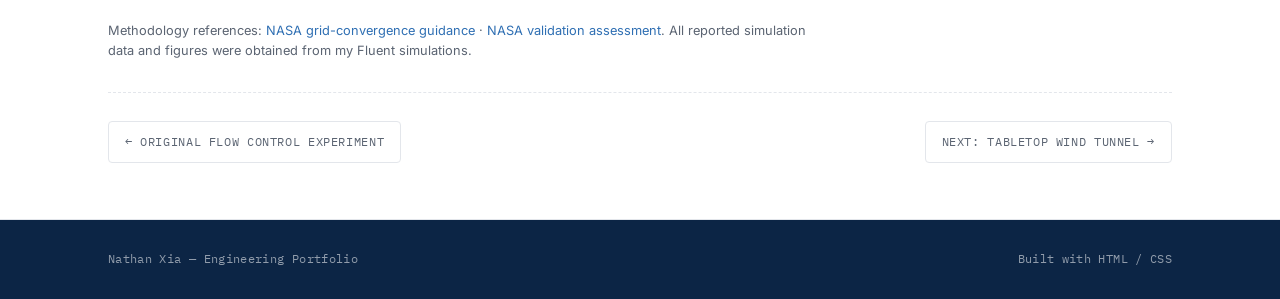
<file: project-5.html>
<!DOCTYPE html>
<html lang="en">
<head>
<meta charset="UTF-8">
<meta name="viewport" content="width=device-width, initial-scale=1.0">
<title>Vortex Generators: CFD Analysis — Nathan Xia</title>
<link rel="preconnect" href="https://fonts.googleapis.com">
  <link rel="icon" type="image/x-icon" href="Icon.jpg">
<link rel="preconnect" href="https://fonts.gstatic.com" crossorigin>
<link href="https://fonts.googleapis.com/css2?family=Fraunces:opsz,wght@9..144,400;9..144,500;9..144,600&family=Inter:wght@400;500;600&family=IBM+Plex+Mono:wght@400;500&display=swap" rel="stylesheet">
<link rel="stylesheet" href="styles.css">
<link rel="stylesheet" href="fluent.css">
<meta name="description" content="A Fluent CFD extension of a NACA 2412 wind-tunnel experiment, documenting solver setup, mesh sensitivity, separation analysis, and experimental uncertainty.">
</head>
  <script data-goatcounter="https://nathanxia123.goatcounter.com/count"
        async src="//gc.zgo.at/count.js"></script>
<body class="fluent-page">

<nav class="site-nav">
  <div class="wrap">
    <a class="brand" href="index.html">NATHAN XIA <small>Eng. Portfolio</small></a>
    <button class="nav-toggle" id="navToggle" aria-label="Toggle menu" aria-controls="navLinks" aria-expanded="false">≡</button>
    <ul class="nav-links" id="navLinks">
      <li><a href="index.html">Home</a></li>
      <li><a href="projects.html" class="active">Projects</a></li>
      <li><a href="contact.html">Contact</a></li>
    </ul>
  </div>
</nav>

<header class="proj-header">
  <div class="wrap cfd-header">
    <span class="index-tag">Project 05 · CFD Analysis · September 2026</span>
    <h1>Vortex Generators:<br>CFD Analysis</h1>
    <p class="lead">A computational extension of my high-school NACA 2412 wind-tunnel research, using ANSYS Fluent to compare flow separation and investigate experimental limitations.</p>
    <a class="cfd-backlink" href="project-3.html">↗ Original Flow Control Research Project</a>
  </div>
</header>
<main>
  <section class="tight">
    <div class="wrap">
      <p class="section-label">Project Overview</p>
      <div class="project-intro">
        <div class="project-brief">
          <p class="project-meta"><strong>Independent CFD investigation</strong><br>NACA 2412 · Low-Reynolds-number flow · ANSYS Fluent 2025 R2</p>
          <h2>Research Objective</h2>
          <p>Do the CFD simulations and wind-tunnel experiments predict similar flow separation behaviour for the baseline and vortex-generator (VG) configurations?</p>
          <h3>Methodology</h3>
          <ul class="std-list">
            <li>Reconstructed the airfoil geometry in Fusion 360 and replicated the original wind-tunnel domain.</li>
            <li>Performed steady laminar simulations in Fluent with local mesh refinement around the VGs and near-wall inflation layers.</li>
            <li>Assessed mesh sensitivity using wall shear stress and aerodynamic coefficients, and visualized the flow using pathlines.</li>
          </ul>
          <div class="project-result"><span class="result-label">Mesh Sensitivity</span><p><strong>0.89% change in lift coefficient, 1.37% in drag coefficient</strong>, and a <strong>1.3 mm</strong> shift in separation between the two VG meshes.</p></div>
          <p class="project-note">Mesh sensitivity was assessed using two meshes for one VG configuration. The experimental comparison remains preliminary.</p>
        </div>
        <figure class="shot project-lead-image">
          <a class="frame" href="media/projects/vg-pathlines-side.png" target="_blank" rel="noopener" aria-label="Open full-size VG pathline image">
            <img src="media/projects/vg-pathlines-side.png" width="684" height="421" alt="Fluent pathlines passing over a finite wing with a row of vortex generators and a separated downstream region.">
          </a>
          <figcaption><span class="cap-file">Figure 1. Flow pathlines for the VG configuration</span>Pathlines showing the three-dimensional flow around the wing and vortex generators. Colours indicate Particle ID rather than velocity magnitude. Select any figure to view it at full size.</figcaption>
        </figure>
      </div>
    </div>
  </section>
  <div class="divider"></div>
  <section class="tight" id="setup">
    <div class="wrap">
      <p class="section-label">01 · Numerical Methodology</p>
      <h2>Geometry, Boundary Conditions and Solver Setup</h2>
      <p class="cfd-wide">In the original wind-tunnel experiment, smoke visualization was used to identify the angle of attack at which flow separation reached 30% chord. Each selected configuration was simulated at its corresponding experimental criterion angle. The comparison therefore concerns separation at these operating points rather than aerodynamic performance at a common angle of attack.</p>
      <div class="table-scroll" role="region" aria-label="Simulation setup" tabindex="0"><table class="cfd-table">
        <thead><tr><th scope="col">Parameter</th><th scope="col">Setting</th></tr></thead>
        <tbody>
          <tr><th scope="row">Geometry</th><td>NACA 2412; 75 mm chord × 65 mm span. VG elements: 2 mm height × 4.8 mm length × 1 mm thickness; 4 mm spacing between consecutive VG pairs for the configuration studied.</td></tr>
          <tr><th scope="row">Tunnel Domain</th><td>340 mm streamwise × 120 mm high × 75 mm wide; nominal 5 mm clearance at each wingtip.</td></tr>
          <tr><th scope="row">Operating Point</th><td>0.84 m/s inlet along +X; geometry rotated to the configuration-specific experimental criterion angle.</td></tr>
          <tr><th scope="row">Fluid and Model</th><td>Constant-density air: ρ = 1.225 kg/m³, μ = 1.7894 × 10<sup>−5</sup> Pa·s; Re<sub>c</sub> ≈ 4,300. Steady, laminar, pressure-based solver; energy and gravity off.</td></tr>
          <tr><th scope="row">Boundaries</th><td>Velocity inlet; pressure outlet at 0 Pa gauge; stationary no-slip walls on the wing, VGs, and tunnel.</td></tr>
          <tr><th scope="row">Numerical Methods</th><td>Coupled pressure–velocity scheme; least-squares cell-based gradients; second-order pressure and second-order upwind momentum; global pseudo-time method.</td></tr>
          <tr><th scope="row">Reference Values</th><td>Area 0.004875 m²; length 0.075 m; speed 0.84 m/s. Lift along +Y and drag along +X, integrated over the airfoil/VG walls only.</td></tr>
          <tr><th scope="row">Convergence Monitoring</th><td>Residual histories, unsmoothed lift/drag reports (Average Over = 1), and inlet–outlet mass balance; target mass imbalance below 0.1%.</td></tr>
        </tbody>
      </table></div>
      <p class="project-note">The geometry replicates the original 3D-printed wind-tunnel model. The relatively large VG dimensions were dictated by the resolution limitations of the original printer and were retained for consistency with the experiment. Steady laminar modelling was selected as the baseline given the low chord Reynolds number and the use of a flow-straightening filter at the tunnel inlet. The confined domain and boundary conditions were chosen to reproduce the experimental setup. An additional far-field control simulation was performed to assess tunnel-confinement effects. The far-field domain used symmetry boundaries, with an upstream extent of 275 mm (approximately 3.67c), a downstream extent of 12c = 900 mm, and an extent of 5c on all remaining sides, where c is the chord length.</p>
      <ul class="tag-list"><li class="tag">Fusion 360</li><li class="tag">ANSYS Fluent</li><li class="tag">Polyhedral Meshing</li><li class="tag">Mesh Sensitivity</li><li class="tag">Wall-Shear Analysis</li></ul>
    </div>
  </section>
  <div class="divider"></div>
  <section class="tight" id="mesh">
    <div class="wrap">
      <p class="section-label">02 · Mesh Sensitivity</p>
      <h2>Mesh Settings and Refinement Results</h2>
      <p class="cfd-wide">For the configuration with 4 mm spacing between consecutive VG pairs, surface and volume cell sizes were reduced and the number of inflation layers was increased. Geometry, angle of attack, boundary conditions and solver settings were held constant.</p>
      <div class="table-scroll" role="region" aria-label="Mesh settings" tabindex="0"><table class="cfd-table cfd-numeric">
        <thead><tr><th scope="col">Mesh Setting</th><th scope="col">Medium</th><th scope="col">Fine</th><th scope="col">Far-Field Control</th></tr></thead>
        <tbody>
          <tr><th scope="row">Global Minimum Size</th><td>0.21 mm</td><td>0.146 mm</td><td>0.25 mm</td></tr>
          <tr><th scope="row">Global Maximum Size</th><td>8.5 mm</td><td>5.95 mm</td><td>10 mm</td></tr>
          <tr><th scope="row">Local Curvature Minimum</th><td>0.21 mm</td><td>0.14 mm</td><td>0.25 mm</td></tr>
          <tr><th scope="row">Local Curvature Maximum</th><td>5 mm</td><td>3.5 mm</td><td>5 mm</td></tr>
          <tr><th scope="row">VG Face Target Size</th><td>0.20 mm</td><td>0.14 mm</td><td>N/A</td></tr>
          <tr><th scope="row">Boundary Layers</th><td>22</td><td>25</td><td>18</td></tr>
          <tr><th scope="row">Maximum Volume Cell Length</th><td>8.5 mm</td><td>5.95 mm</td><td>10 mm</td></tr>
        </tbody>
      </table></div>
      <p class="project-note">Polyhedral volume meshes were generated with Smooth Transition inflation on the airfoil and VG surfaces, using a growth rate of 1.2 and a transition ratio of 0.272. No-slip conditions were retained on the tunnel walls, but dedicated inflation layers were omitted because of mesh-quality issues at the corners. Consequently, the tunnel-wall boundary layers may be under-resolved.</p>
      <div class="table-scroll" role="region" aria-label="Mesh sensitivity results" tabindex="0"><table class="cfd-table cfd-numeric">
        <thead><tr><th scope="col">Quantity</th><th scope="col">Medium</th><th scope="col">Fine</th><th scope="col">Refinement Change</th></tr></thead>
        <tbody>
          <tr><th scope="row">Lift Coefficient, C<sub>L</sub></th><td>0.4030</td><td>0.3994</td><td>−0.89%</td></tr>
          <tr><th scope="row">Drag Coefficient, C<sub>D</sub></th><td>0.146</td><td>0.148</td><td>+1.37%</td></tr>
          <tr><th scope="row">Separation Distance</th><td>34.5 mm</td><td>33.2 mm</td><td>1.3 mm upstream</td></tr>
          <tr><th scope="row">Separation, x/c</th><td>46.0%</td><td>44.3%</td><td>−1.73 percentage points</td></tr>
        </tbody>
      </table></div>
      <p class="cfd-wide">The aerodynamic coefficients and separation location showed limited sensitivity to the tested refinement. A formal discretization-error estimate was not obtained, and mesh independence was not established for all VG configurations.</p>
    </div>
  </section>
  <div class="divider"></div>
  <section class="tight" id="findings">
    <div class="wrap">
      <p class="section-label">03 · Results and Discussion</p>
      <h2>Comparison of CFD and Experimental Results</h2>
      <div class="table-scroll" role="region" aria-label="Control and VG results" tabindex="0"><table class="cfd-table cfd-numeric">
        <thead><tr><th scope="col">Case</th><th scope="col">C<sub>L</sub></th><th scope="col">C<sub>D</sub></th><th scope="col">Separation</th><th scope="col">x/c</th></tr></thead>
        <tbody>
          <tr><th scope="row">Control — No VG</th><td>0.390</td><td>0.125</td><td>36.9 mm</td><td>49.2%</td></tr>
          <tr><th scope="row">Control — Far Field</th><td>0.1538</td><td>0.077</td><td>33.6 mm</td><td>44.8%</td></tr>
          <tr><th scope="row">VG (4 mm pair spacing) — Medium</th><td>0.4030</td><td>0.146</td><td>34.5 mm</td><td>46.0%</td></tr>
          <tr><th scope="row">VG (4 mm pair spacing) — Fine</th><td>0.3994</td><td>0.148</td><td>33.2 mm</td><td>44.3%</td></tr>
        </tbody>
      </table></div>
      <p class="project-note">Each case was evaluated at its respective experimental criterion angle; the coefficients do not represent a comparison at a common angle of attack. Separation locations were normalized by the 75 mm chord length.</p>
      <div class="project-result cfd-finding"><span class="result-label">Separation Results</span><p>The CFD simulations predicted separation at approximately <strong>44–49% chord</strong> for the control and VG cases, compared with <strong>30% chord</strong> in the original experiment. The similar predicted separation locations are qualitatively consistent with the experimental comparison, although CFD predicted separation roughly <strong>14–19 percentage points</strong> farther downstream.</p></div>
      <p class="cfd-wide">The consistent downstream offset suggests a possible systematic discrepancy. Potential sources include uncertainty in the experimental airspeed, geometry and angle of attack, as well as the assumed inlet velocity profile, tunnel-wall mesh resolution, visual separation criterion and steady-flow approximation. The available results do not establish airspeed uncertainty as the cause; additional sensitivity studies are required. Differences between the confined and far-field control cases also indicate sensitivity to domain confinement, a limitation of the original wind-tunnel experiment.</p>
      <figure class="shot shot--large cfd-figure">
        <a class="frame" href="media/projects/wall-shear.png" target="_blank" rel="noopener" aria-label="Open full-size wall shear plot"><img src="media/projects/wall-shear.png" width="1092" height="616" loading="lazy" alt="Streamwise wall shear stress versus position, showing two surface branches and a zero crossing into negative shear."></a>
        <figcaption><span class="cap-file">Figure 2. Streamwise wall shear stress along the airfoil</span>Representative X-component wall shear stress distribution, with separate branches for the upper and lower surfaces. A transition to negative streamwise shear indicates possible near-wall flow reversal. Interpretation on the rotated three-dimensional wing also requires consideration of the local surface direction and flow field.</figcaption>
      </figure>
    </div>
  </section>
  <div class="divider"></div>
  <section class="tight">
    <div class="wrap">
      <p class="section-label">04 · Flow Visualization</p>
      <figure class="shot shot--large cfd-figure">
        <a class="frame" href="media/projects/vg-pathlines-span.png" target="_blank" rel="noopener" aria-label="Open full-size spanwise pathline image"><img src="media/projects/vg-pathlines-span.png" width="680" height="449" loading="lazy" alt="Oblique spanwise view of the vortex-generator wing with curved pathlines in the surrounding separated flow."></a>
        <figcaption><span class="cap-file">Figure 3. Oblique spanwise view of VG flow pathlines</span>Pathlines illustrating flow turning around the wing and vortex generators. Colours indicate Particle ID. The visualization provides qualitative flow information to supplement the wall shear stress analysis; vortex strength and turbulence are not quantified.</figcaption>
      </figure>
    </div>
  </section>
  <div class="divider"></div>
  <section class="tight">
    <div class="wrap">
      <p class="section-label">05 · Conclusions and Limitations</p>
      <div class="cfd-two-col">
        <div><h2>Numerical Assessment</h2><ul class="std-list"><li>Evaluated mesh validity and cell quality separately from solution sensitivity to refinement.</li><li>Assessed iterative convergence using residuals, force histories and mass balance.</li><li>Used a repeatable wall shear stress diagnostic in place of the visual separation estimate.</li><li>Identified numerical and experimental sources of uncertainty in the separation comparison.</li></ul></div>
        <div><h2>Limitations and Future Work</h2><ul class="std-list"><li>Improve tunnel-wall boundary-layer resolution and assess sensitivity to inlet velocity.</li><li>Investigate the oscillatory 11.5° case using transient laminar simulations. The unconverged steady-state simulation was excluded from the reported results.</li></ul><p class="project-note"></p></div>
      </div>
      <p class="cfd-source">Methodology references: <a href="https://www.grc.nasa.gov/www/wind/valid/tutorial/spatconv.html">NASA grid-convergence guidance</a> · <a href="https://www.grc.nasa.gov/www/wind/valid/tutorial/valassess.html">NASA validation assessment</a>. All reported simulation data and figures were obtained from my Fluent simulations.</p>
      <div class="proj-pagination"><a class="page-link" href="project-3.html">← Original Flow Control Experiment</a><a class="page-link next" href="project-6.html">Next: Tabletop Wind Tunnel →</a></div>
    </div>
  </section>
</main>
<footer class="site-footer">
  <div class="footer-inner">
    <span>Nathan Xia — Engineering Portfolio</span>
    <span>Built with HTML / CSS</span>
  </div>
</footer>
<script>
  document.getElementById('navToggle')?.addEventListener('click', function(){
    const open = document.getElementById('navLinks').classList.toggle('open');
    this.setAttribute('aria-expanded', String(open));
  });
</script>
</body>
</html>
</file>
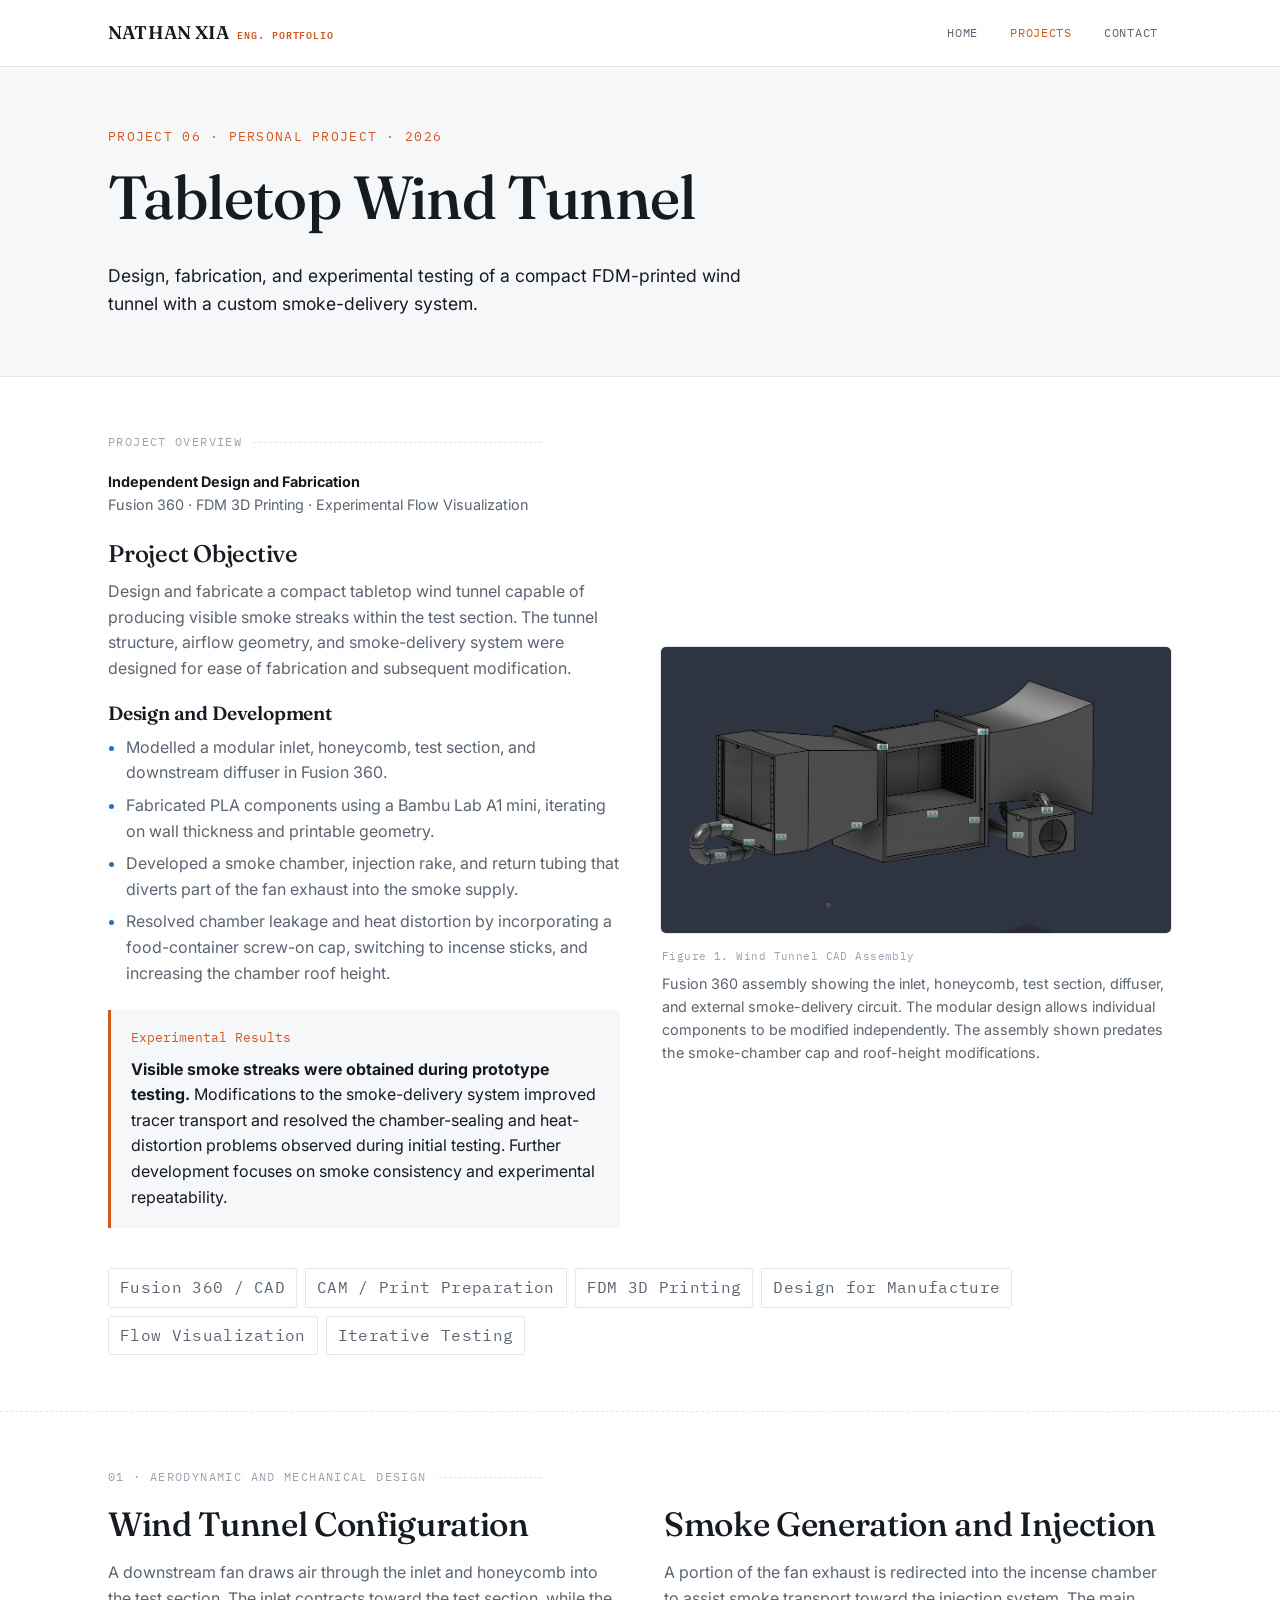
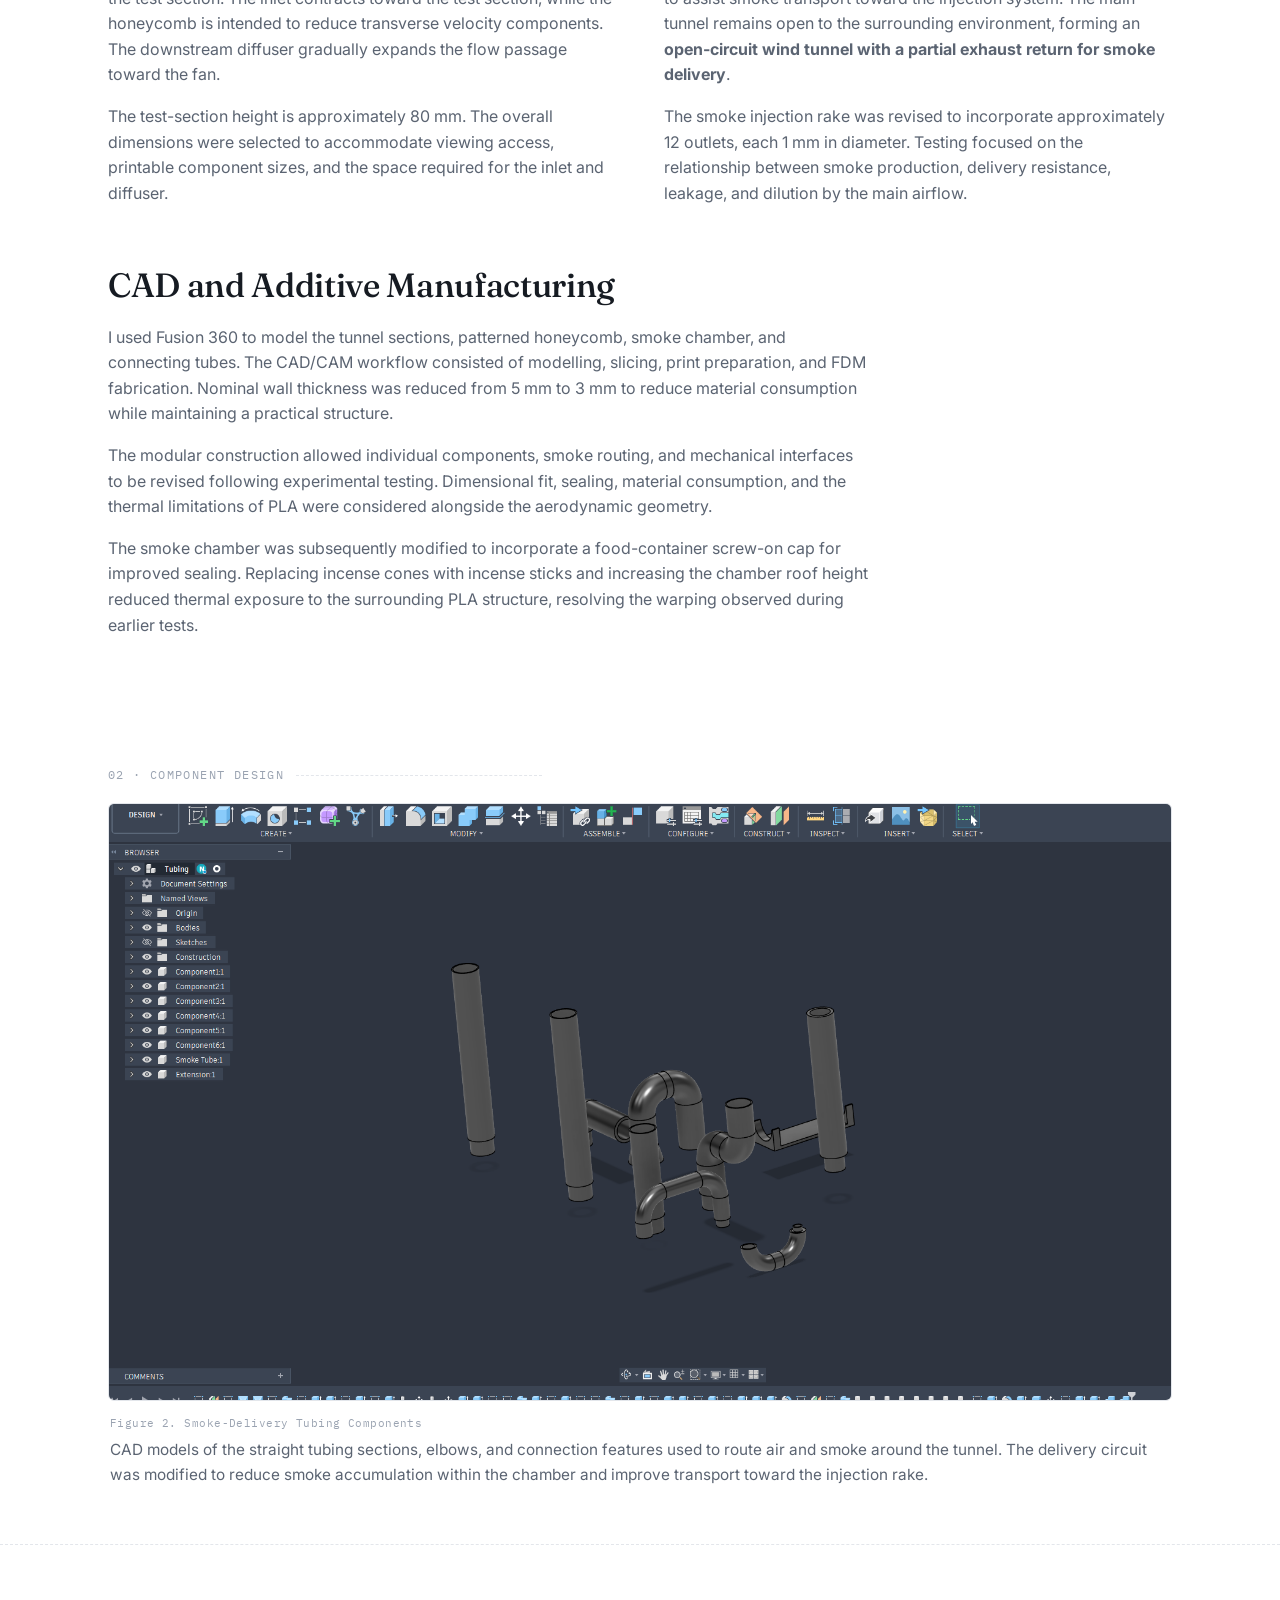
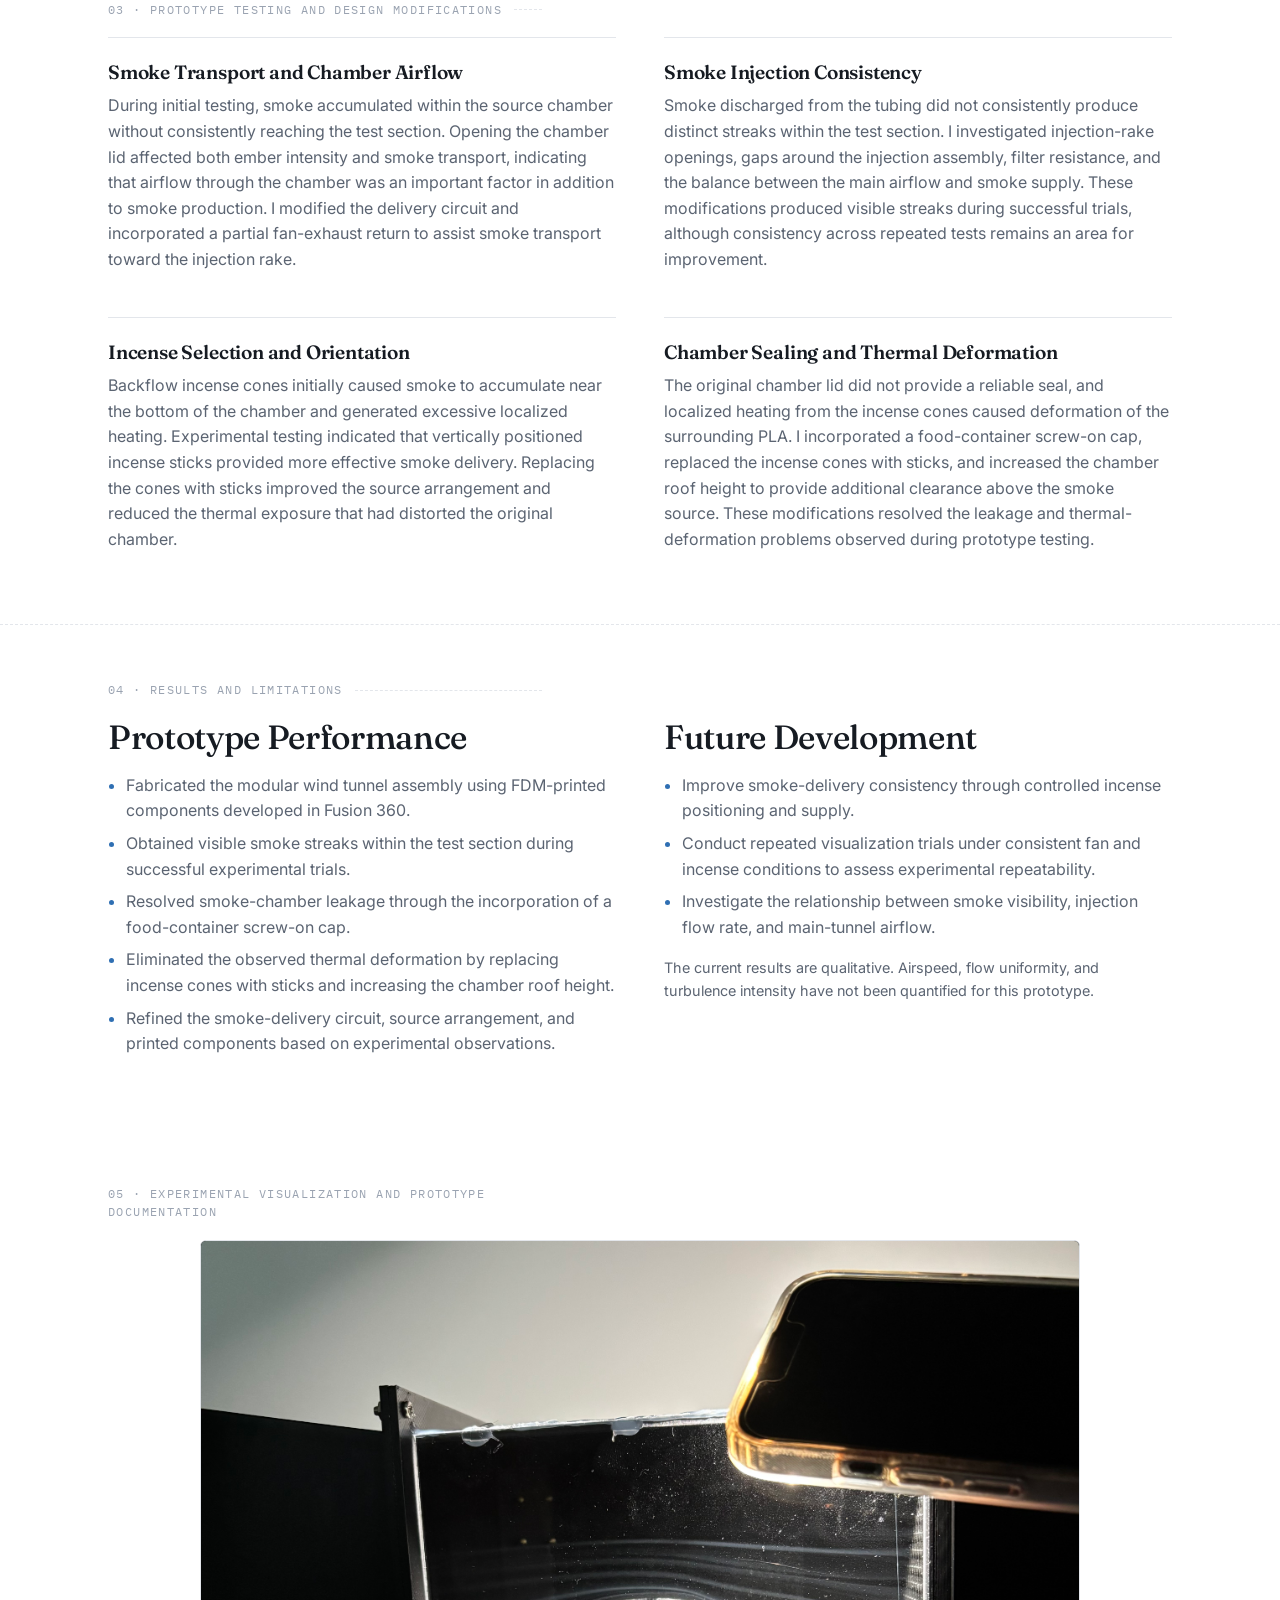
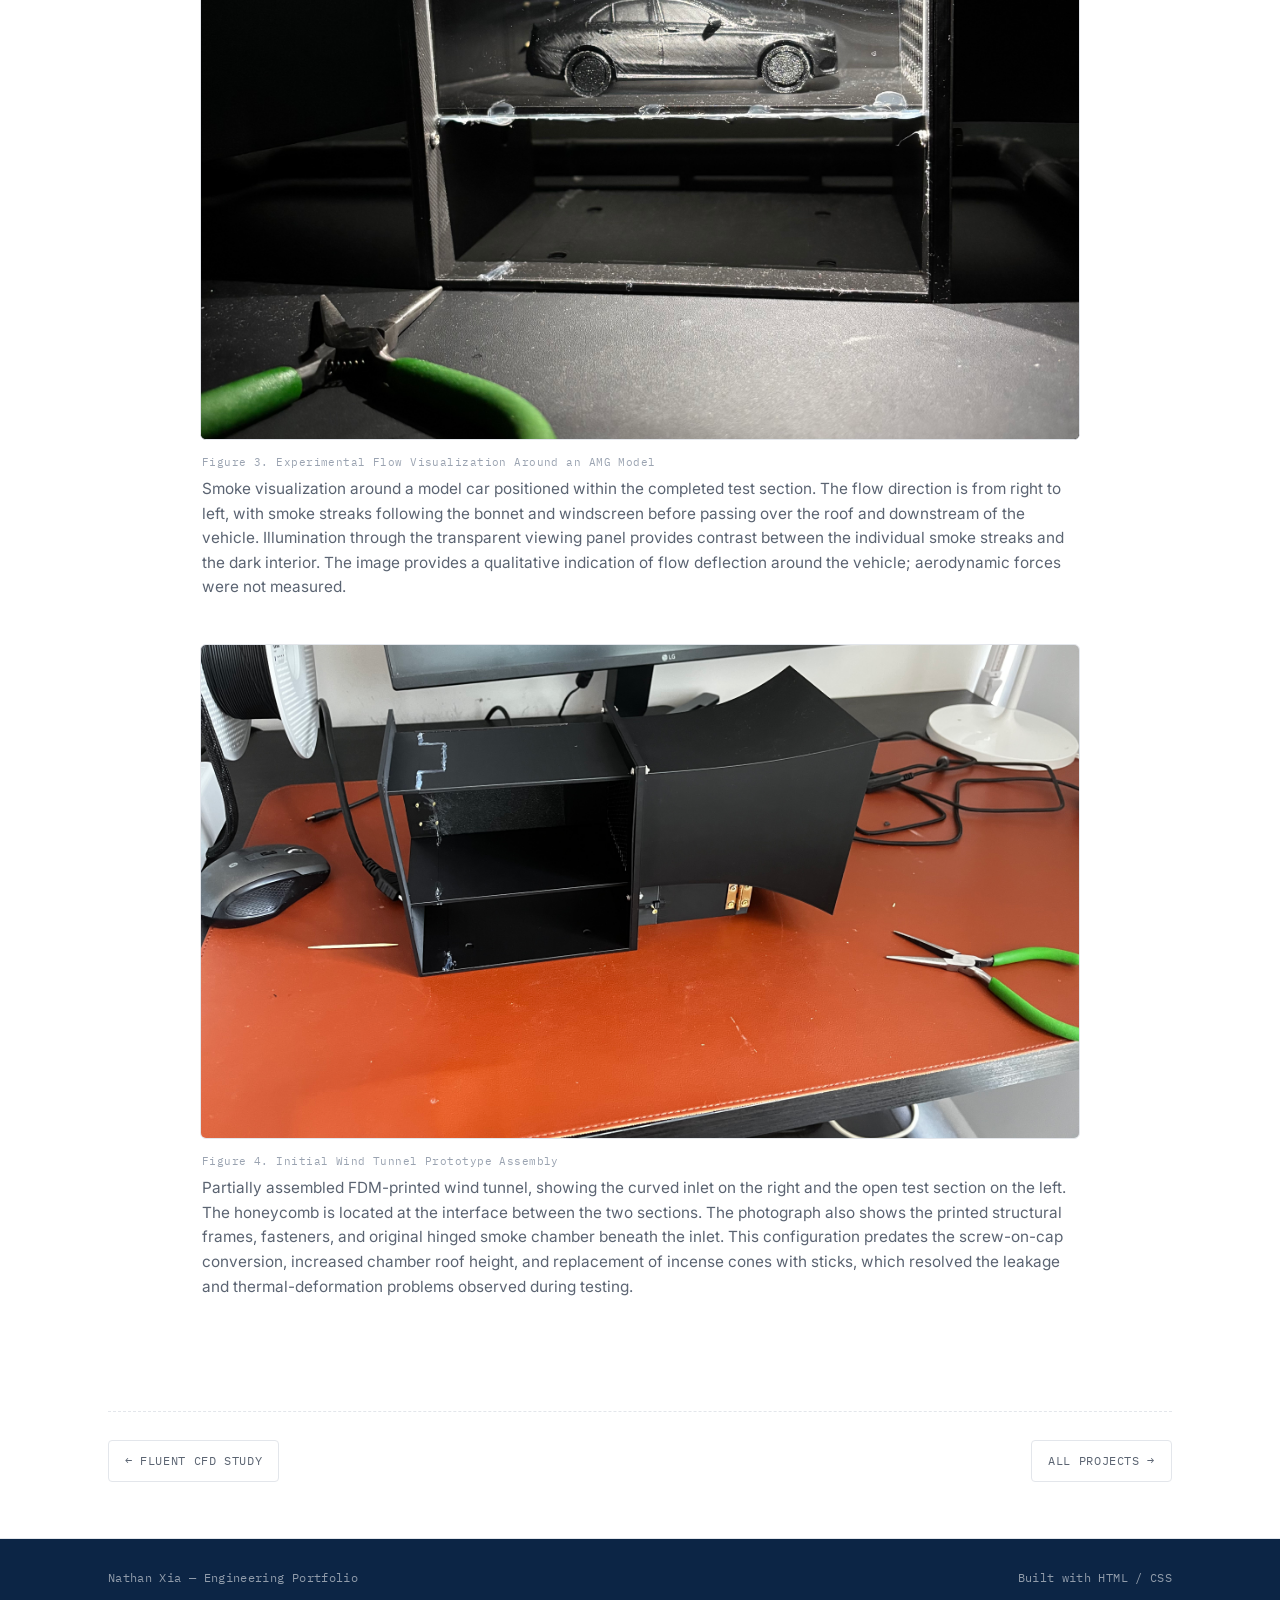
<file: project-6.html>
<!DOCTYPE html>
<html lang="en">
<head>
<meta charset="UTF-8">
<meta name="viewport" content="width=device-width, initial-scale=1.0">
<title>Tabletop Wind Tunnel — Nathan Xia</title>
<link rel="icon" type="image/x-icon" href="Icon.jpg">
<link rel="preconnect" href="https://fonts.googleapis.com">
<link rel="preconnect" href="https://fonts.gstatic.com" crossorigin>
<link href="https://fonts.googleapis.com/css2?family=Fraunces:opsz,wght@9..144,400;9..144,500;9..144,600&family=Inter:wght@400;500;600&family=IBM+Plex+Mono:wght@400;500&display=swap" rel="stylesheet">
<link rel="stylesheet" href="styles.css">
<link rel="stylesheet" href="tunnel.css">
<meta name="description" content="Designing and 3D printing a tabletop smoke-visualization wind tunnel, with a custom inlet, diffuser, honeycomb and fan-exhaust-assisted smoke delivery.">
</head>
  <script data-goatcounter="https://nathanxia123.goatcounter.com/count"
        async src="//gc.zgo.at/count.js"></script>
<body class="tunnel-page">

<nav class="site-nav">
  <div class="wrap">
    <a class="brand" href="index.html">NATHAN XIA <small>Eng. Portfolio</small></a>
    <button class="nav-toggle" id="navToggle" aria-label="Toggle menu" aria-controls="navLinks" aria-expanded="false">≡</button>
    <ul class="nav-links" id="navLinks">
      <li><a href="index.html">Home</a></li>
      <li><a href="projects.html" class="active">Projects</a></li>
      <li><a href="contact.html">Contact</a></li>
    </ul>
  </div>
</nav>

<header class="proj-header">
  <div class="wrap tunnel-header">
    <span class="index-tag">Project 06 · Personal Project · 2026</span>
    <h1>Tabletop Wind Tunnel</h1>
    <p class="lead">Design, fabrication, and experimental testing of a compact FDM-printed wind tunnel with a custom smoke-delivery system.</p>
  </div>
</header>

<main>
  <section class="tight">
    <div class="wrap">
      <p class="section-label">Project Overview</p>

      <div class="project-intro">
        <div class="project-brief">
          <p class="project-meta">
            <strong>Independent Design and Fabrication</strong><br>
            Fusion 360 · FDM 3D Printing · Experimental Flow Visualization
          </p>

          <h2>Project Objective</h2>
          <p>Design and fabricate a compact tabletop wind tunnel capable of producing visible smoke streaks within the test section. The tunnel structure, airflow geometry, and smoke-delivery system were designed for ease of fabrication and subsequent modification.</p>

          <h3>Design and Development</h3>
          <ul class="std-list">
            <li>Modelled a modular inlet, honeycomb, test section, and downstream diffuser in Fusion 360.</li>
            <li>Fabricated PLA components using a Bambu Lab A1 mini, iterating on wall thickness and printable geometry.</li>
            <li>Developed a smoke chamber, injection rake, and return tubing that diverts part of the fan exhaust into the smoke supply.</li>
            <li>Resolved chamber leakage and heat distortion by incorporating a food-container screw-on cap, switching to incense sticks, and increasing the chamber roof height.</li>
          </ul>

          <div class="project-result">
            <span class="result-label">Experimental Results</span>
            <p><strong>Visible smoke streaks were obtained during prototype testing.</strong> Modifications to the smoke-delivery system improved tracer transport and resolved the chamber-sealing and heat-distortion problems observed during initial testing. Further development focuses on smoke consistency and experimental repeatability.</p>
          </div>
        </div>

        <figure class="shot project-lead-image">
          <a class="frame" href="media/projects/tabletop-tunnel-assembly.png" target="_blank" rel="noopener" aria-label="Open full-size tunnel assembly CAD image">
            <img src="media/projects/tabletop-tunnel-assembly.png" width="1145" height="671" alt="Fusion 360 assembly of the tabletop tunnel, showing the flared inlet, honeycomb, test section, diffuser, smoke chamber and connecting tubing.">
          </a>
          <figcaption>
            <span class="cap-file">Figure 1. Wind Tunnel CAD Assembly</span>
            Fusion 360 assembly showing the inlet, honeycomb, test section, diffuser, and external smoke-delivery circuit. The modular design allows individual components to be modified independently. The assembly shown predates the smoke-chamber cap and roof-height modifications.
          </figcaption>
        </figure>
      </div>

      <ul class="tag-list tunnel-tags">
        <li class="tag">Fusion 360 / CAD</li>
        <li class="tag">CAM / Print Preparation</li>
        <li class="tag">FDM 3D Printing</li>
        <li class="tag">Design for Manufacture</li>
        <li class="tag">Flow Visualization</li>
        <li class="tag">Iterative Testing</li>
      </ul>
    </div>
  </section>

  <div class="divider"></div>

  <section class="tight">
    <div class="wrap">
      <p class="section-label">01 · Aerodynamic and Mechanical Design</p>

      <div class="tunnel-columns">
        <div>
          <h2>Wind Tunnel Configuration</h2>
          <p>A downstream fan draws air through the inlet and honeycomb into the test section. The inlet contracts toward the test section, while the honeycomb is intended to reduce transverse velocity components. The downstream diffuser gradually expands the flow passage toward the fan.</p>
          <p>The test-section height is approximately 80 mm. The overall dimensions were selected to accommodate viewing access, printable component sizes, and the space required for the inlet and diffuser.</p>
        </div>

        <div>
          <h2>Smoke Generation and Injection</h2>
          <p>A portion of the fan exhaust is redirected into the incense chamber to assist smoke transport toward the injection system. The main tunnel remains open to the surrounding environment, forming an <strong>open-circuit wind tunnel with a partial exhaust return for smoke delivery</strong>.</p>
          <p>The smoke injection rake was revised to incorporate approximately 12 outlets, each 1 mm in diameter. Testing focused on the relationship between smoke production, delivery resistance, leakage, and dilution by the main airflow.</p>
        </div>
      </div>

      <div class="project-details">
        <h2>CAD and Additive Manufacturing</h2>
        <p>I used Fusion 360 to model the tunnel sections, patterned honeycomb, smoke chamber, and connecting tubes. The CAD/CAM workflow consisted of modelling, slicing, print preparation, and FDM fabrication. Nominal wall thickness was reduced from 5 mm to 3 mm to reduce material consumption while maintaining a practical structure.</p>

        <p>The modular construction allowed individual components, smoke routing, and mechanical interfaces to be revised following experimental testing. Dimensional fit, sealing, material consumption, and the thermal limitations of PLA were considered alongside the aerodynamic geometry.</p>

        <p>The smoke chamber was subsequently modified to incorporate a food-container screw-on cap for improved sealing. Replacing incense cones with incense sticks and increasing the chamber roof height reduced thermal exposure to the surrounding PLA structure, resolving the warping observed during earlier tests.</p>
      </div>
    </div>
  </section>

  <section class="tight">
    <div class="wrap">
      <p class="section-label">02 · Component Design</p>

      <div class="gallery">
        <figure class="shot shot--large" style="max-width:1064px;">
          <a class="frame" href="media/projects/tabletop-tunnel-tubing.png" target="_blank" rel="noopener" aria-label="Open full-size smoke tubing CAD image">
            <img src="media/projects/tabletop-tunnel-tubing.png" width="1735" height="1027" loading="lazy" alt="Fusion 360 view of separate smoke-delivery tube sections, elbows, connectors and a support component.">
          </a>
          <figcaption>
            <span class="cap-file">Figure 2. Smoke-Delivery Tubing Components</span>
            CAD models of the straight tubing sections, elbows, and connection features used to route air and smoke around the tunnel. The delivery circuit was modified to reduce smoke accumulation within the chamber and improve transport toward the injection rake.
          </figcaption>
        </figure>
      </div>
    </div>
  </section>

  <div class="divider"></div>

  <section class="tight">
    <div class="wrap">
      <p class="section-label">03 · Prototype Testing and Design Modifications</p>

      <div class="tunnel-challenges">
        <article>
          <h3>Smoke Transport and Chamber Airflow</h3>
          <p>During initial testing, smoke accumulated within the source chamber without consistently reaching the test section. Opening the chamber lid affected both ember intensity and smoke transport, indicating that airflow through the chamber was an important factor in addition to smoke production. I modified the delivery circuit and incorporated a partial fan-exhaust return to assist smoke transport toward the injection rake.</p>
        </article>

        <article>
          <h3>Smoke Injection Consistency</h3>
          <p>Smoke discharged from the tubing did not consistently produce distinct streaks within the test section. I investigated injection-rake openings, gaps around the injection assembly, filter resistance, and the balance between the main airflow and smoke supply. These modifications produced visible streaks during successful trials, although consistency across repeated tests remains an area for improvement.</p>
        </article>

        <article>
          <h3>Incense Selection and Orientation</h3>
          <p>Backflow incense cones initially caused smoke to accumulate near the bottom of the chamber and generated excessive localized heating. Experimental testing indicated that vertically positioned incense sticks provided more effective smoke delivery. Replacing the cones with sticks improved the source arrangement and reduced the thermal exposure that had distorted the original chamber.</p>
        </article>

        <article>
          <h3>Chamber Sealing and Thermal Deformation</h3>
          <p>The original chamber lid did not provide a reliable seal, and localized heating from the incense cones caused deformation of the surrounding PLA. I incorporated a food-container screw-on cap, replaced the incense cones with sticks, and increased the chamber roof height to provide additional clearance above the smoke source. These modifications resolved the leakage and thermal-deformation problems observed during prototype testing.</p>
        </article>
      </div>
    </div>
  </section>

  <div class="divider"></div>

  <section class="tight">
    <div class="wrap">
      <p class="section-label">04 · Results and Limitations</p>

      <div class="tunnel-columns">
        <div>
          <h2>Prototype Performance</h2>
          <ul class="std-list">
            <li>Fabricated the modular wind tunnel assembly using FDM-printed components developed in Fusion 360.</li>
            <li>Obtained visible smoke streaks within the test section during successful experimental trials.</li>
            <li>Resolved smoke-chamber leakage through the incorporation of a food-container screw-on cap.</li>
            <li>Eliminated the observed thermal deformation by replacing incense cones with sticks and increasing the chamber roof height.</li>
            <li>Refined the smoke-delivery circuit, source arrangement, and printed components based on experimental observations.</li>
          </ul>
        </div>

        <div>
          <h2>Future Development</h2>
          <ul class="std-list">
            <li>Improve smoke-delivery consistency through controlled incense positioning and supply.</li>
            <li>Conduct repeated visualization trials under consistent fan and incense conditions to assess experimental repeatability.</li>
            <li>Investigate the relationship between smoke visibility, injection flow rate, and main-tunnel airflow.</li>
          </ul>
          <p class="project-note">The current results are qualitative. Airspeed, flow uniformity, and turbulence intensity have not been quantified for this prototype.</p>
        </div>
      </div>
    </div>
  </section>

  <section class="tight">
    <div class="wrap">
      <p class="section-label">05 · Experimental Visualization and Prototype Documentation</p>

      <div class="gallery">
        <figure class="shot shot--large">
          <a
            class="frame"
            href="media/projects/AMG.png"
            target="_blank"
            rel="noopener"
            aria-label="Open full-size smoke visualization around the AMG model"
            style="display:block; aspect-ratio:auto; min-height:0; background:#000;"
          >
            <img
              src="media/projects/AMG.png"
              loading="lazy"
              alt="Smoke streaks passing over an AMG model car inside the tabletop wind tunnel, showing the flow curving over the bonnet, windscreen, and roof."
              style="position:static; display:block; width:100%; height:auto; object-fit:contain;"
            >
          </a>
          <figcaption>
            <span class="cap-file">Figure 3. Experimental Flow Visualization Around an AMG Model</span>
            Smoke visualization around a model car positioned within the completed test section. The flow direction is from right to left, with smoke streaks following the bonnet and windscreen before passing over the roof and downstream of the vehicle. Illumination through the transparent viewing panel provides contrast between the individual smoke streaks and the dark interior. The image provides a qualitative indication of flow deflection around the vehicle; aerodynamic forces were not measured.
          </figcaption>
        </figure>

        <figure class="shot shot--large">
          <a class="frame" href="media/projects/windtunnel3d.png" target="_blank" rel="noopener" aria-label="Open full-size wind tunnel prototype photo">
            <img src="media/projects/windtunnel3d.png" loading="lazy" alt="Partially assembled black FDM-printed tabletop wind tunnel on a workbench, showing the curved inlet, honeycomb at the test-section entrance, open viewing section and original hinged smoke chamber.">
          </a>
          <figcaption>
            <span class="cap-file">Figure 4. Initial Wind Tunnel Prototype Assembly</span>
            Partially assembled FDM-printed wind tunnel, showing the curved inlet on the right and the open test section on the left. The honeycomb is located at the interface between the two sections. The photograph also shows the printed structural frames, fasteners, and original hinged smoke chamber beneath the inlet. This configuration predates the screw-on-cap conversion, increased chamber roof height, and replacement of incense cones with sticks, which resolved the leakage and thermal-deformation problems observed during testing.
          </figcaption>
        </figure>
      </div>
    </div>
  </section>

  <section class="tight">
    <div class="wrap">
      <div class="proj-pagination">
        <a class="page-link" href="project-5.html">← Fluent CFD Study</a>
        <a class="page-link next" href="projects.html">All Projects →</a>
      </div>
    </div>
  </section>
</main>

<footer class="site-footer">
  <div class="footer-inner">
    <span>Nathan Xia — Engineering Portfolio</span>
    <span>Built with HTML / CSS</span>
  </div>
</footer>

<script>
  document.getElementById('navToggle')?.addEventListener('click', function() {
    const open = document.getElementById('navLinks').classList.toggle('open');
    this.setAttribute('aria-expanded', String(open));
  });
</script>

</body>
</html>
</file>
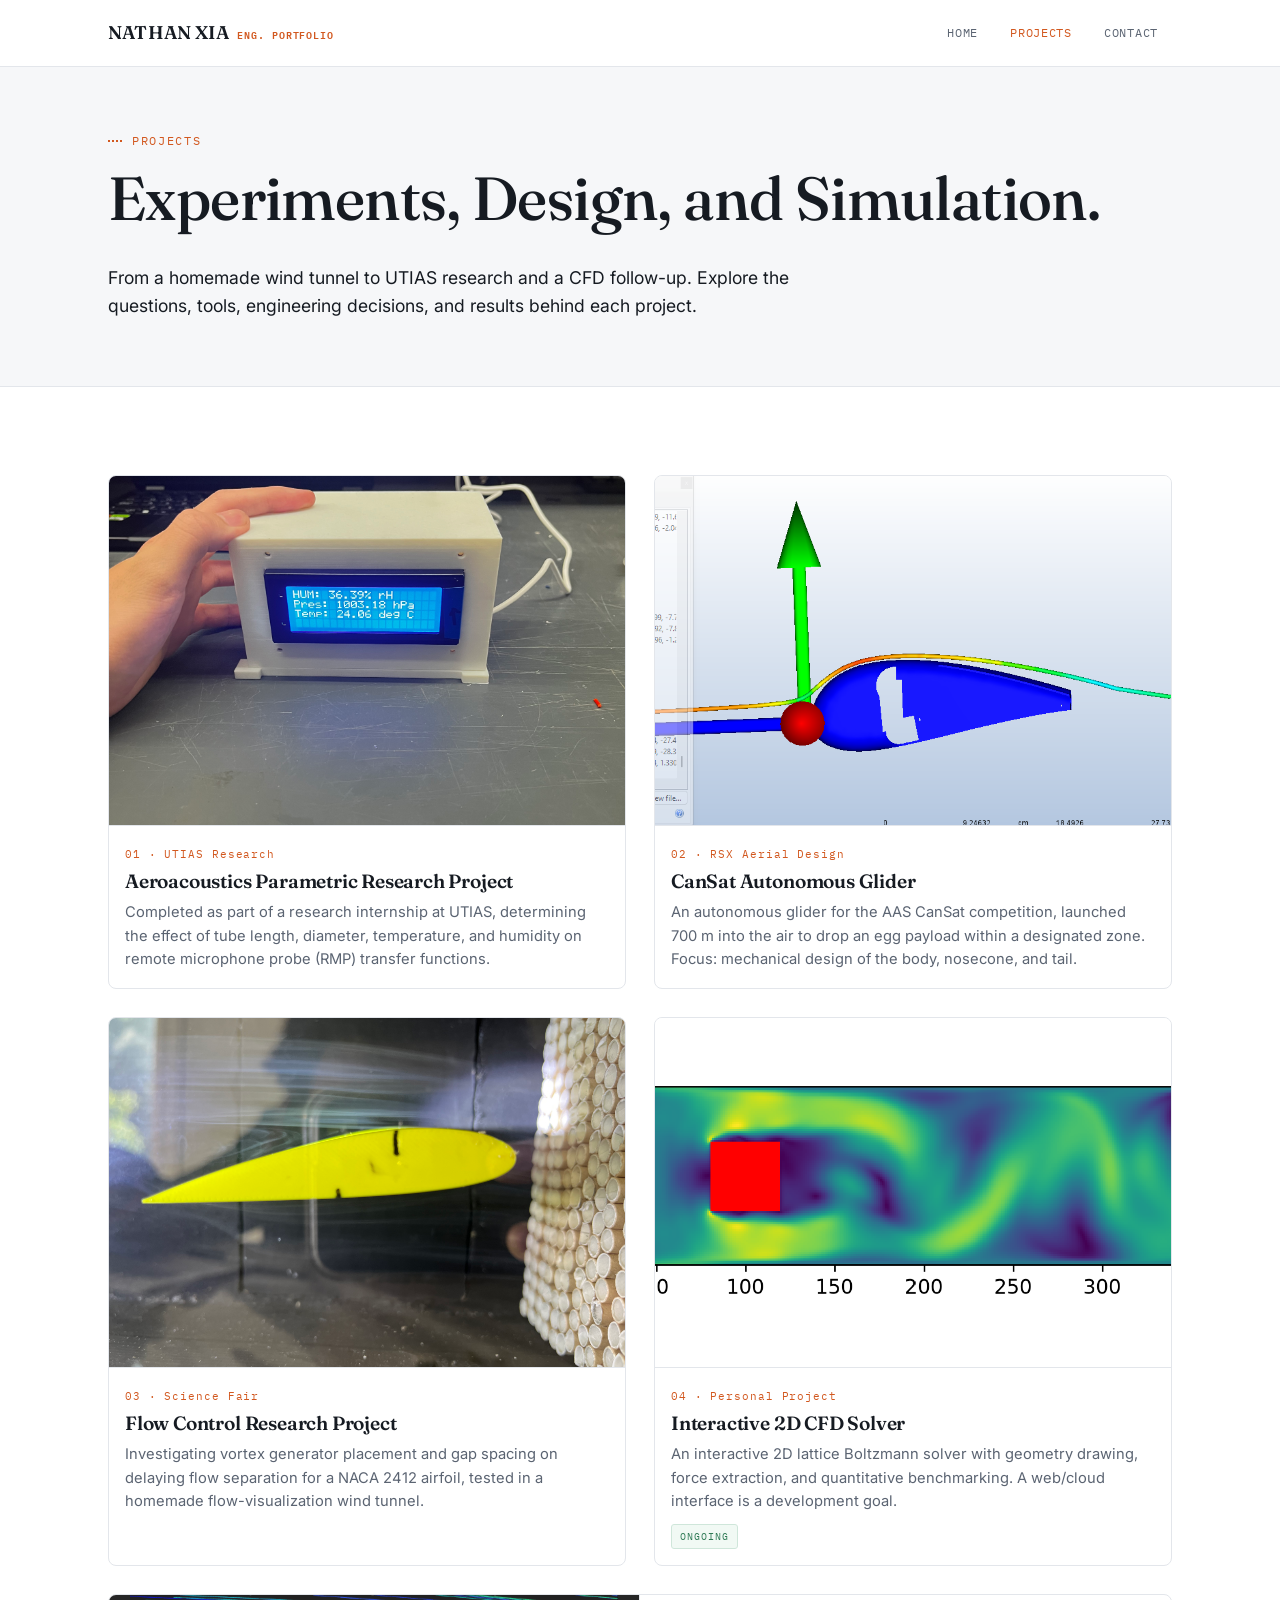
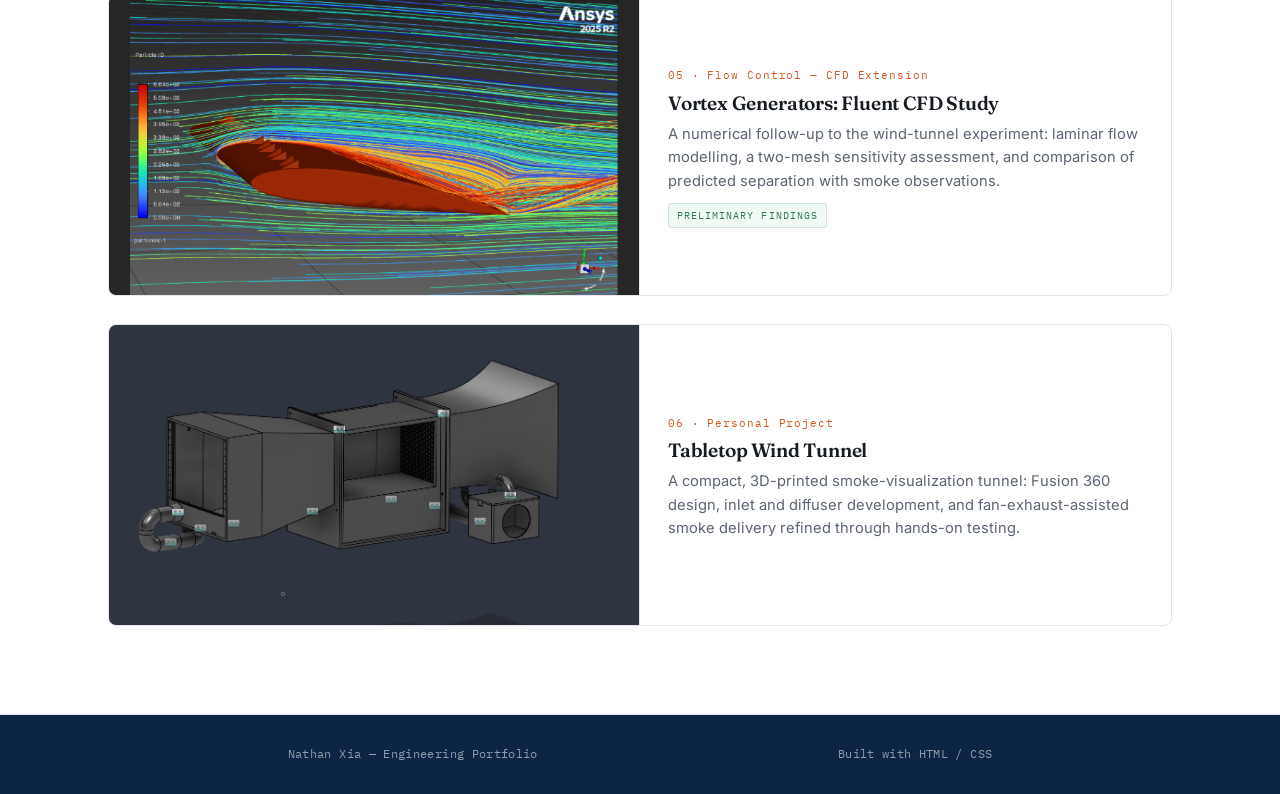
<file: projects.html>
<!DOCTYPE html>
<html lang="en">
<head>
<meta charset="UTF-8">
<meta name="viewport" content="width=device-width, initial-scale=1.0">
<title>Projects — Nathan Xia</title>
  <link rel="icon" type="image/x-icon" href="Icon.jpg">
<link rel="preconnect" href="https://fonts.googleapis.com">
<link rel="preconnect" href="https://fonts.gstatic.com" crossorigin>
<link href="https://fonts.googleapis.com/css2?family=Fraunces:opsz,wght@9..144,400;9..144,500;9..144,600&family=Inter:wght@400;500;600&family=IBM+Plex+Mono:wght@400;500&display=swap" rel="stylesheet">
<link rel="stylesheet" href="styles.css">
<link rel="stylesheet" href="fluent.css">
</head>
<body>

<nav class="site-nav">
  <div class="wrap">
    <a class="brand" href="index.html">NATHAN XIA <small>Eng. Portfolio</small></a>
    <button class="nav-toggle" id="navToggle" aria-label="Toggle menu">≡</button>
    <ul class="nav-links" id="navLinks">
      <li><a href="index.html">Home</a></li>
      <li><a href="projects.html" class="active">Projects</a></li>
      <li><a href="contact.html">Contact</a></li>
    </ul>
  </div>
</nav>

<header class="proj-header">
  <div class="wrap" style="padding:64px 28px 48px;">
    <p class="eyebrow">Projects</p>
    <h1>Experiments, Design, and Simulation.</h1>
    <p class="lead">From a homemade wind tunnel to UTIAS research and a CFD follow-up. Explore the questions, tools, engineering decisions, and results behind each project.</p>
  </div>
</header>

<main>
  <section>
    <div class="wrap">
      <div class="proj-grid">

        <a class="proj-card" href="project-1.html">
          <div class="thumb"><img src="media/Utiascover.jpeg" alt="RMP housing CAD render"></div>
          <div class="body">
            <span class="index">01 · UTIAS Research</span>
            <h3>Aeroacoustics Parametric Research Project</h3>
            <p>Completed as part of a research internship at UTIAS, determining the effect of tube length, diameter, temperature, and humidity on remote microphone probe (RMP) transfer functions.</p>
          </div>
        </a>

        <a class="proj-card" href="project-2.html">
          <div class="thumb"><img src="media/RSXcover.png" alt="Glider body CAD render"></div>
          <div class="body">
            <span class="index">02 · RSX Aerial Design</span>
            <h3>CanSat Autonomous Glider</h3>
            <p>An autonomous glider for the AAS CanSat competition, launched 700 m into the air to drop an egg payload within a designated zone. Focus: mechanical design of the body, nosecone, and tail.</p>
          </div>
        </a>

        <a class="proj-card" href="project-3.html">
          <div class="thumb"><img src="media/VGcover.jpeg" alt="Wind tunnel data acquisition rig"></div>
          <div class="body">
            <span class="index">03 · Science Fair</span>
            <h3>Flow Control Research Project</h3>
            <p>Investigating vortex generator placement and gap spacing on delaying flow separation for a NACA 2412 airfoil, tested in a homemade flow-visualization wind tunnel.</p>
          </div>
        </a>

        <a class="proj-card" href="project-4.html">
            <div class="thumb"><img src="media/LBMcover.png" alt="LBM"></div>
          <div class="body">
            <span class="index">04 · Personal Project</span>
            <h3>Interactive 2D CFD Solver</h3>
            <p>An interactive 2D lattice Boltzmann solver with geometry drawing, force extraction, and quantitative benchmarking. A web/cloud interface is a development goal.</p>
            <span class="status">Ongoing</span>
          </div>
        </a>
        <a class="proj-card cfd-card" href="project-5.html">
          <div class="thumb"><img src="media/projects/vg-pathlines-side.png" alt="Fluent pathlines around a NACA 2412 wing with vortex generators" loading="lazy"></div>
          <div class="body">
            <span class="index">05 · Flow Control — CFD Extension</span>
            <h3>Vortex Generators: Fluent CFD Study</h3>
            <p>A numerical follow-up to the wind-tunnel experiment: laminar flow modelling, a two-mesh sensitivity assessment, and comparison of predicted separation with smoke observations.</p>
            <span class="status">Preliminary Findings</span>
          </div>
        </a>
        <a class="proj-card cfd-card" href="project-6.html">
          <div class="thumb"><img src="media/projects/tabletop-tunnel-assembly.png" alt="CAD assembly of the tabletop wind tunnel and smoke-delivery system" loading="lazy" style="object-fit:cover;"></div>
          <div class="body">
            <span class="index">06 · Personal Project</span>
            <h3>Tabletop Wind Tunnel</h3>
            <p>A compact, 3D-printed smoke-visualization tunnel: Fusion 360 design, inlet and diffuser development, and fan-exhaust-assisted smoke delivery refined through hands-on testing.</p>
          </div>
        </a>



      </div>
    </div>
  </section>
</main>

<footer class="site-footer">
  <div class="footer-inner">
    <span>Nathan Xia — Engineering Portfolio</span>
    <span>Built with HTML / CSS</span>
  </div>
</footer>

<script>
  document.getElementById('navToggle')?.addEventListener('click', function(){
    document.getElementById('navLinks').classList.toggle('open');
  });
</script>
</body>
</html>
</file>
<file: styles.css>
/* ===========================================================
   NATHAN XIA — ENGINEERING PORTFOLIO
   Design language: clean editorial white, with a quiet
   aerospace thread running through it — deep flight-navy,
   a rocket-flame orange accent, and dashed "flight path"
   rules standing in for plain dividers.
   =========================================================== */

:root{
  --bg:        #ffffff;
  --bg-alt:    #f6f7f9;
  --panel:     #ffffff;
  --panel-2:   #f1f2f5;
  --line:      #e3e6eb;
  --line-soft: #ecedf1;
  --text:      #161b22;
  --text-dim:  #5b6472;
  --text-faint:#9aa3b1;
  --navy:      #0c2545;
  --navy-soft: #16335c;
  --accent:    #d2581f;   /* rocket-flame orange */
  --accent-dim:#b9763f;
  --accent-soft:#fbe6d6;
  --accent-2:  #2f6fb3;   /* flight-data blue, used for links */
  --good:      #2f7a55;

  --font-display: 'Fraunces', serif;
  --font-body: 'Inter', sans-serif;
  --font-mono: 'IBM Plex Mono', monospace;

  --maxw: 1120px;
}

*{box-sizing:border-box;}
html{scroll-behavior:smooth;}
body{
  margin:0;
  background:var(--bg);
  color:var(--text);
  font-family:var(--font-body);
  font-size:16px;
  line-height:1.6;
  -webkit-font-smoothing:antialiased;
}

img{max-width:100%;display:block;}

a{color:var(--accent-2);text-decoration:none;}
a:hover{text-decoration:underline;}

::selection{background:var(--accent);color:#161616;}

@media (prefers-reduced-motion: reduce){
  *{animation-duration:0.01ms !important; animation-iteration-count:1 !important; transition-duration:0.01ms !important; scroll-behavior:auto !important;}
}

/* ---------- layout shells ---------- */
.wrap{
  max-width:var(--maxw);
  margin:0 auto;
  padding:0 28px;
}
section{padding:88px 0;}
section.tight{padding:56px 0;}

.eyebrow{
  font-family:var(--font-mono);
  font-size:12px;
  letter-spacing:.14em;
  text-transform:uppercase;
  color:var(--accent);
  display:flex;
  align-items:center;
  gap:10px;
  margin:0 0 14px;
}
.eyebrow::before{
  content:"";
  width:14px;height:0;
  border-top:2px dotted var(--accent);
  display:inline-block;
}

h1,h2,h3,h4{
  font-family:var(--font-display);
  font-weight:600;
  line-height:1.14;
  margin:0 0 .5em;
  letter-spacing:-0.01em;
  color:var(--text);
}
h1{font-size:clamp(2.3rem,5vw,3.8rem); font-weight:500;}
h2{font-size:clamp(1.5rem,3vw,2.1rem); font-weight:500;}
h3{font-size:1.2rem;}

p{margin:0 0 1em;color:var(--text-dim);max-width:62ch;}
p.lead{color:var(--text);font-size:1.1rem;}

.divider{
  height:0;
  border-top:1px dashed var(--line);
  margin:0;
}

/* ---------- nav ---------- */
.site-nav{
  position:sticky;
  top:0;
  z-index:50;
  background:rgba(255,255,255,0.92);
  backdrop-filter:blur(8px);
  border-bottom:1px solid var(--line);
}
.site-nav .wrap{
  display:flex;
  align-items:center;
  justify-content:space-between;
  height:66px;
}
.brand{
  font-family:var(--font-display);
  font-weight:600;
  font-size:1.15rem;
  color:var(--text);
  letter-spacing:.01em;
  display:flex;
  align-items:baseline;
  gap:8px;
}
.brand small{
  font-family:var(--font-mono);
  font-size:.6rem;
  color:var(--accent);
  letter-spacing:.1em;
  text-transform:uppercase;
}
.brand:hover{text-decoration:none;}

.nav-links{
  display:flex;
  gap:4px;
  list-style:none;
  margin:0;
  padding:0;
  font-family:var(--font-mono);
  font-size:.76rem;
  letter-spacing:.06em;
  text-transform:uppercase;
}
.nav-links a{
  color:var(--text-dim);
  padding:8px 14px;
  border-radius:3px;
  display:inline-block;
}
.nav-links a:hover{color:var(--text);text-decoration:none;background:var(--bg-alt);}
.nav-links a.active{color:var(--accent);}

.nav-toggle{display:none;}

@media (max-width:720px){
  .nav-links{
    position:fixed;
    inset:66px 0 auto 0;
    flex-direction:column;
    background:var(--bg);
    border-bottom:1px solid var(--line);
    padding:8px;
    display:none;
  }
  .nav-links.open{display:flex;}
  .nav-toggle{
    display:inline-flex;
    background:none;border:1px solid var(--line);
    color:var(--text);width:36px;height:36px;
    border-radius:4px;align-items:center;justify-content:center;
    font-family:var(--font-mono);
  }
}

/* ---------- hero (dual video) ---------- */

.hero-frame{
  padding:28px 28px 0;
  max-width:var(--maxw);
  margin:0 auto;
}

.hero{
  position:relative;
  display:flex;
  flex-direction:column;
  height:min(78vh,640px);
  min-height:600px;
  overflow:hidden;
  background:var(--navy);
  border-radius:10px;
}

/* each half */
.hero-pane{
  flex:1;
  min-height:0;         
  position:relative;
  overflow:hidden;
  background:
    radial-gradient(circle at 30% 20%, var(--navy-soft) 0%, var(--navy) 70%);
}

/* divider line */
.hero-pane + .hero-pane{
  border-top:1px dashed rgba(210,88,31,0.35);
}

/* video fills pane */
.hero-pane video{
  position:absolute;
  inset:0;
  width:100%;
  height:100%;
  object-fit:cover;
  opacity:1;
  z-index:1;
}

/* top-left labels */
.hero-pane .pane-tag{
  position:absolute;
  top:18px;
  left:18px;
  font-family:var(--font-mono);
  font-size:.65rem;
  letter-spacing:.12em;
  color:rgba(255,255,255,0.45);
  text-transform:uppercase;
  z-index:3;
}

.hero-pane .pane-tag span{
  color:var(--accent);
}

/* overlay text block */
.hero-overlay{
  position:absolute;
  inset:0;
  z-index:4;
  display:flex;
  flex-direction:column;
  align-items:center;
   justify-content:center;
  text-align:center;
  background:transparent;
  padding:0 24px;
  pointer-events:none;
}

/* overlay text styling */
.hero-overlay .eyebrow{
  justify-content:center;
  color:var(--accent);
}

.hero-overlay .eyebrow::before{
  border-top-color:var(--accent);
}

.hero-overlay h1{
  color:#fff;
  margin-bottom:.3em;
  text-shadow:0 2px 24px rgba(0,0,0,.35);
}

.hero-overlay p{
  color:rgba(255,255,255,0.72);
  max-width:46ch;
}

/* ticker */
.hero-ticker{
  margin-top:22px;
  font-family:var(--font-mono);
  font-size:.72rem;
  letter-spacing:.16em;
  text-transform:uppercase;
  color:#fff;
  border-top:1px dashed rgba(255,255,255,0.3);
  border-bottom:1px dashed rgba(255,255,255,0.3);
  padding:10px 0;
  width:100%;
  max-width:560px;
}
/* ---------- about / cards ---------- */
.about-grid{
  display: grid;
  grid-template-columns: 1fr 1fr;
  gap: 48px;
  align-items: start;
}

.about-image img{
  width: 100%;
  height: auto;
  display: block;
  border-radius: 8px;
  object-fit: cover;
  border: 1px solid var(--line);
}

.about-caption{
  margin-top: 10px;
  font-size: .78rem;
  line-height: 1.4;
  color: #5a5a5a;
  font-family: var(--font-mono);

  max-width: 100%;   /* 🔥 prevents overflow influence */
  overflow-wrap: break-word;
}

/* optional file label */
.about-cap-file{
  display: block;
  font-size: .7rem;
  color: var(--accent);
  margin-bottom: 6px;
}

@media (max-width:820px){ .about-grid{grid-template-columns:1fr;} }

.panel{
  background:var(--bg-alt);
  border:1px solid var(--line);
  border-radius:6px;
  padding:24px 26px;
}

.tag-list{
  list-style:none;
  margin:0;padding:0;
  display:flex;flex-wrap:wrap;gap:8px;
}
.tag{
  font-family:var(--font-mono);
  font-size:1.0rem;
  letter-spacing:.02em;
  color:var(--text-dim);
  border:1px solid var(--line);
  background:#fff;
  padding:6px 11px;
  border-radius:3px;
  white-space:nowrap;
}
/* ---------- featured / project index cards ---------- */

/* ---------- project grid ---------- */
.proj-grid{
  display:grid;
  grid-template-columns:repeat(2, minmax(320px, 1fr));
  gap:28px;
}

@media (max-width:720px){
  .proj-grid{
    grid-template-columns:1fr;
  }
}

/* ---------- project card ---------- */
.proj-card{
  position:relative;
  display:block;
  background:#fff;
  border:1px solid var(--line);
  border-radius:8px;
  overflow:hidden;
  transition:border-color .2s ease, transform .2s ease, box-shadow .2s ease;

  min-height:500px; /* makes cards taller */
}

.proj-card:hover{
  border-color:var(--accent-dim);
  transform:translateY(-2px);
  text-decoration:none;
  box-shadow:0 10px 30px -16px rgba(12,37,69,0.35);
}

/* ---------- image / thumbnail ---------- */
.proj-card .thumb{
  height:350px; /* taller image area */
  background:var(--bg-alt);
  display:flex;
  align-items:center;
  justify-content:center;
  overflow:hidden;
  border-bottom:1px solid var(--line);
}

.proj-card .thumb img{
  width:100%;
  height:100%;
  object-fit:cover;
}

.proj-card .thumb .ph-mark{
  font-family:var(--font-mono);
  font-size:.7rem;
  color:var(--text-faint);
  letter-spacing:.1em;
  text-transform:uppercase;
}

/* ---------- text body ---------- */
.proj-card .body{
  padding:14px 16px 16px;
}

.proj-card .index{
  font-family:var(--font-mono);
  font-size:.7rem;
  color:var(--accent);
  letter-spacing:.08em;
}

.proj-card h3{
  margin:6px 0 8px;
  color:var(--text);
}

.proj-card p{
  font-size:.92rem;
  margin:0;
}



/* ---------- status tag ---------- */
.proj-card .status{
  display:inline-block;
  margin-top:10px;
  font-family:var(--font-mono);
  font-size:.65rem;
  letter-spacing:.1em;
  text-transform:uppercase;
  color:var(--good);
  border:1px solid #cfe6da;
  background:#f1f9f4;
  padding:3px 8px;
  border-radius:3px;
}

/* ---------- project detail ---------- */
.proj-header{
  border-bottom:1px solid var(--line);
  background:var(--bg-alt);
}
.proj-header .index-tag{
  font-family:var(--font-mono);
  color:var(--accent);
  font-size:.8rem;
  letter-spacing:.1em;
  text-transform:uppercase;
}
.badge-ongoing{
  display:inline-block;
  margin-left:10px;
  font-family:var(--font-mono);
  font-size:.6rem;
  letter-spacing:.1em;
  text-transform:uppercase;
  color:var(--accent);
  background:var(--accent-soft);
  border:1px solid #ecc9a8;
  padding:2px 8px;
  border-radius:10px;
  vertical-align:middle;
}

.section-label{
  font-family:var(--font-mono);
  font-size:.72rem;
  letter-spacing:.12em;
  text-transform:uppercase;
  color:var(--text-faint);
  margin:0 0 18px;
  display:flex;
  align-items:center;
  gap:12px;
}
.section-label::after{
  content:"";
  flex:1;
  height:0;
  border-top:1px dashed var(--line);
}

ul.std-list{
  margin:0 0 1em;
  padding-left:1.1em;
  color:var(--text-dim);
}
ul.std-list ul{margin-top:6px;margin-bottom:6px;}
ul.std-list li{margin-bottom:7px;}
ul.std-list li::marker{color:var(--accent-2);}

/* gallery — single-column editorial flow, no grid.
   Two images per project can be marked "shot--large" (wider,
   taller, bleeds past the text column) to create a visual
   hierarchy; everything else uses "shot--std" at one
   consistent, smaller size. */
.gallery{
  display:flex;
  flex-direction:column;
  gap:44px;
}

figure.shot{
  margin:0 auto;
  width:100%;
}
figure.shot--large{ max-width:880px; }
figure.shot--std{ max-width:560px; }

.shot-row{
  display:grid;
  grid-template-columns:1fr 1fr;
  gap:28px;
  max-width:880px;
  margin:0 auto;
  align-items:start;
}
.shot-row figure.shot--std{ max-width:none; width:100%; margin:0; }
@media (max-width:680px){
  .shot-row{ grid-template-columns:1fr; }
}

figure.shot .frame{
  background:var(--bg-alt);
  border:1px solid var(--line);
  border-radius:6px;
  overflow:hidden;
  position:relative;
  min-height:260px;
}
figure.shot--large .frame{ aspect-ratio:16/9; min-height:340px; }
figure.shot--std .frame{ aspect-ratio:4/3; min-height:240px; }

figure.shot .frame img,
figure.shot .frame video{
  position:absolute;inset:0;
  width:100%;height:100%;
  object-fit:cover;
}

figcaption{
  padding:14px 2px 0;
  font-size:.92rem;
  color:var(--text-dim);
}
figure.shot--large figcaption{ font-size:.96rem; }
figcaption .cap-file{
  display:block;
  font-family:var(--font-mono);
  font-size:.68rem;
  color:var(--text-faint);
  letter-spacing:.04em;
  margin-bottom:6px;
}

.img-placeholder{
  position:absolute; inset:0;
  background:
    repeating-linear-gradient(45deg, var(--line) 0 1px, transparent 1px 13px);
  display:flex;
  flex-direction:column;
  align-items:center;
  justify-content:center;
  gap:6px;
  text-align:center;
  padding:18px;
}
.img-placeholder .ph-icon{
  width:34px;height:34px;
  border:1.5px solid var(--text-faint);
  border-radius:4px;
  position:relative;
  opacity:.7;
}
.img-placeholder .ph-icon::after{
  content:"";
  position:absolute;
  width:10px;height:10px;
  border-radius:50%;
  border:1.5px solid var(--text-faint);
  left:6px;top:6px;
}
.img-placeholder .ph-text{
  font-family:var(--font-mono);
  font-size:.68rem;
  color:var(--text-faint);
  letter-spacing:.04em;
  text-transform:uppercase;
}
.img-placeholder .ph-file{
  font-family:var(--font-mono);
  font-size:.74rem;
  color:var(--accent-2);
}

.video-placeholder{
  position:absolute; inset:0;
  display:flex;
  flex-direction:column;
  align-items:center;
  justify-content:center;
  gap:8px;
}
.video-placeholder .play-ring{
  width:46px;height:46px;
  border-radius:50%;
  border:1.5px solid var(--accent-dim);
  display:flex;align-items:center;justify-content:center;
}
.video-placeholder .play-ring::after{
  content:"";
  border-style:solid;
  border-width:7px 0 7px 11px;
  border-color:transparent transparent transparent var(--accent-dim);
  margin-left:2px;
}
.video-placeholder .ph-text{
  font-family:var(--font-mono);
  font-size:.68rem;
  color:var(--text-faint);
  letter-spacing:.04em;
  text-transform:uppercase;
}

/* link placeholder e.g. "Found Here:" */
.link-stub{
  display:inline-flex;
  align-items:center;
  gap:6px;
  font-family:var(--font-mono);
  font-size:.82rem;
  color:var(--accent-2);
  border-bottom:1px dashed var(--accent-2);
  padding-bottom:1px;
}

/* project footer pagination */
.proj-pagination{
  display:flex;
  justify-content:space-between;
  gap:16px;
  border-top:1px dashed var(--line);
  padding-top:28px;
}
.page-link{
  font-family:var(--font-mono);
  font-size:.78rem;
  color:var(--text-dim);
  text-transform:uppercase;
  letter-spacing:.05em;
  border:1px solid var(--line);
  border-radius:4px;
  padding:10px 16px;
}
.page-link:hover{border-color:var(--accent-dim);color:var(--accent);text-decoration:none;}
.page-link.next{text-align:right;margin-left:auto;}

/* buttons */
.btn{
  display:inline-flex;
  align-items:center;
  gap:8px;
  font-family:var(--font-mono);
  font-size:.78rem;
  letter-spacing:.05em;
  text-transform:uppercase;
  color:#fff;
  background:var(--accent);
  padding:12px 20px;
  border-radius:4px;
  border:1px solid var(--accent);
}
.btn:hover{text-decoration:none;background:#b94a16;}
.btn.ghost{
  background:transparent;
  color:var(--text);
  border:1px solid var(--line);
}
.btn.ghost:hover{border-color:var(--accent-dim);color:var(--accent);}

/* contact */
.contact-grid{
  display:grid;
  grid-template-columns:1fr 1fr;
  gap:28px;
}
@media (max-width:720px){ .contact-grid{grid-template-columns:1fr;} }

.contact-solo{
  max-width:480px;
  margin:0 auto;
}

.resume-btn-row{
  text-align:center;
  margin-top:24px;
}
.contact-field{
  display:flex;
  justify-content:space-between;
  align-items:baseline;
   padding:12px 0px;
  border-bottom:1px solid var(--line);
  font-family:var(--font-mono);
  font-size:.86rem;
}
.contact-field span.k{color:var(--text-faint);text-transform:uppercase;letter-spacing:.06em;font-size:.68rem;}
.contact-field span.v{color:var(--accent-2);}

/* resume preview — full-page image of the resume, shown below the contact cards */
.resume-preview{
  margin:0 auto;
  max-width:760px;
  width:100%;
}
.resume-preview .frame{
  background:var(--bg-alt);
  border:1px solid var(--line);
  border-radius:6px;
  overflow:hidden;
  position:relative;
  aspect-ratio:8.5/11;
  min-height:600px;
}
.resume-preview .frame img{
  position:absolute;
  inset:0;
  width:100%;
  height:100%;
  object-fit:contain;
  background:#fff;
}

/* footer */
/* full-width footer background */
footer.site-footer{
  border-top:1px solid var(--line);
  background:var(--navy);
  padding: 30px 0;
  width: 100%;
}

/* centered inner container */
.footer-inner{
  max-width: var(--maxw);
  margin: 0 auto;
  padding: 0 28px;

  display: flex;
  justify-content: center;
  align-items: center;
   gap:300px;

  /* text styling (same vibe as before) */
  color: rgba(255,255,255,0.55);
  font-family: var(--font-mono);
  font-size: .74rem;
  letter-spacing: .03em;
  flex-wrap: wrap;
}

/* Project summaries: additions for the revised project pages. */
.project-intro{display:grid;grid-template-columns:minmax(0,1fr) minmax(0,1fr);gap:40px;align-items:start;}
.project-meta{font-size:.9rem;color:var(--text-dim);margin-bottom:24px;}
.project-meta strong{color:var(--text);}
.project-brief h2{font-size:1.5rem;}
.project-brief h3{margin-top:22px;}
.project-result{border-left:3px solid var(--accent);background:var(--bg-alt);padding:18px 20px;margin:24px 0 12px;}
.result-label{display:block;font-family:var(--font-mono);font-size:.8rem;color:var(--accent);margin-bottom:8px;}
.project-result p{margin:0;color:var(--text);}
.project-note{font-size:.9rem;}
.project-details{margin-top:44px;max-width:76ch;}
.project-details h2{margin-bottom:20px;}
.project-details p{max-width:76ch;}
figure.project-lead-image{max-width:none;}
figure.project-lead-image .frame{min-height:0;aspect-ratio:auto;}
figure.project-lead-image .frame img{position:static;width:100%;height:auto;object-fit:contain;}
figure.project-lead-image figcaption{font-size:.9rem;}
@media(max-width:820px){.project-intro{grid-template-columns:1fr;gap:24px;}.project-details{margin-top:32px;}}

/* Homepage quick links; hero videos and existing section order are preserved. */
.home-actions{
  display:flex;
  flex-wrap:wrap;
  justify-content:center;
  gap:12px;
  padding-top:24px;
}
.home-actions .btn{
  justify-content:center;
  text-align:center;
}
.home-actions .btn:focus-visible{
  outline:3px solid var(--navy);
  outline-offset:4px;
}
@media(max-width:480px){
  .home-actions .btn{flex:1 1 100%;}
}
</file>
<file: fluent.css>
/* Fluent extension: uses the portfolio's existing type, colour and spacing tokens. */
.cfd-header{padding:56px 28px 40px;}
.cfd-header h1{margin-top:14px;max-width:20ch;}
.cfd-backlink{font-family:var(--font-mono);font-size:.8rem;}
.fluent-page .cfd-wide{max-width:88ch;}
.fluent-page .table-scroll{overflow-x:auto;margin:24px 0 18px;border:1px solid var(--line);border-radius:6px;}
.cfd-table{border-collapse:collapse;width:100%;font-size:.9rem;text-align:left;}
.cfd-table th,.cfd-table td{padding:14px 18px;border-bottom:1px solid var(--line);vertical-align:top;}
.cfd-table thead{background:var(--navy);color:#fff;}
.cfd-table thead th{font-family:var(--font-mono);font-size:.73rem;font-weight:500;letter-spacing:.03em;}
.cfd-table tbody th{font-weight:500;color:var(--text);width:25%;}
.cfd-table td{color:var(--text-dim);}
.cfd-table tbody tr:nth-child(even){background:var(--bg-alt);}
.cfd-table tbody tr:last-child>*{border-bottom:0;}
.cfd-numeric{font-variant-numeric:tabular-nums;min-width:570px;}
.cfd-numeric td{white-space:nowrap;}
.fluent-page .project-note{max-width:90ch;}
.fluent-page .cfd-finding{margin:28px 0;}
.fluent-page .cfd-finding p{max-width:87ch;}
.fluent-page figure.cfd-figure{margin-top:28px;}
.fluent-page figure.cfd-figure .frame{display:block;aspect-ratio:auto;min-height:0;background:#222;}
.fluent-page figure.cfd-figure .frame img{position:static;width:100%;height:auto;object-fit:contain;}
.fluent-page .project-lead-image .frame{display:block;}
.cfd-two-col{display:grid;grid-template-columns:1fr 1fr;gap:48px;}
.cfd-source{margin:30px 0;font-size:.8rem;max-width:90ch;}
.fluent-page .footer-inner{gap:24px;justify-content:space-between;}
.fluent-page a:focus-visible,.fluent-page [tabindex]:focus-visible{outline:3px solid var(--accent-2);outline-offset:4px;}
.proj-card.cfd-card{grid-column:1/-1;display:grid;grid-template-columns:1fr 1fr;min-height:0;align-items:center;}
.proj-card.cfd-card .thumb{height:300px;border-bottom:0;border-right:1px solid var(--line);}
.proj-card.cfd-card .thumb img{object-fit:contain;background:#262626;}
.proj-card.cfd-card .body{padding:28px;}
@media(max-width:720px){.cfd-two-col{grid-template-columns:1fr;gap:24px;}.cfd-table th,.cfd-table td{padding:12px;}.fluent-page .proj-pagination{flex-direction:column;}.fluent-page .page-link.next{margin-left:0;text-align:left;}.proj-card.cfd-card{display:block;}.proj-card.cfd-card .thumb{height:240px;border-right:0;border-bottom:1px solid var(--line);}.proj-card.cfd-card .body{padding:18px;}}
</file>
<file: tunnel.css>
/* Tabletop project: inherits the portfolio type, colour and gallery system. */
.tunnel-header{padding:56px 28px 40px;}
.tunnel-header h1{margin-top:14px;}
.tunnel-columns{display:grid;grid-template-columns:minmax(0,1fr) minmax(0,1fr);gap:48px;}
.tunnel-tags{margin-top:28px;}
.tunnel-page .project-intro{align-items:center;}
.tunnel-page figure.shot a.frame{display:block;}
.tunnel-page figure.project-lead-image .frame{aspect-ratio:16/9;min-height:0;}
.tunnel-page figure.project-lead-image .frame img{position:absolute;width:100%;height:100%;object-fit:cover;}
.tunnel-page figure.shot--large .frame{min-height:0;aspect-ratio:16/9;}
.tunnel-challenges{display:grid;grid-template-columns:minmax(0,1fr) minmax(0,1fr);gap:28px 48px;}
.tunnel-challenges article{border-top:1px solid var(--line);padding-top:24px;}
.tunnel-page .footer-inner{gap:24px;justify-content:space-between;}
.tunnel-page a:focus-visible,.tunnel-page button:focus-visible{outline:3px solid var(--accent-2);outline-offset:4px;}
@media(max-width:820px){.tunnel-columns,.tunnel-challenges{grid-template-columns:1fr;gap:24px;}.tunnel-page figure.project-lead-image .frame{aspect-ratio:16/9;}}
@media(max-width:600px){.tunnel-page .proj-pagination{flex-direction:column;}.tunnel-page .page-link.next{margin-left:0;text-align:left;}.tunnel-header h1{font-size:2.4rem;}}
</file>
